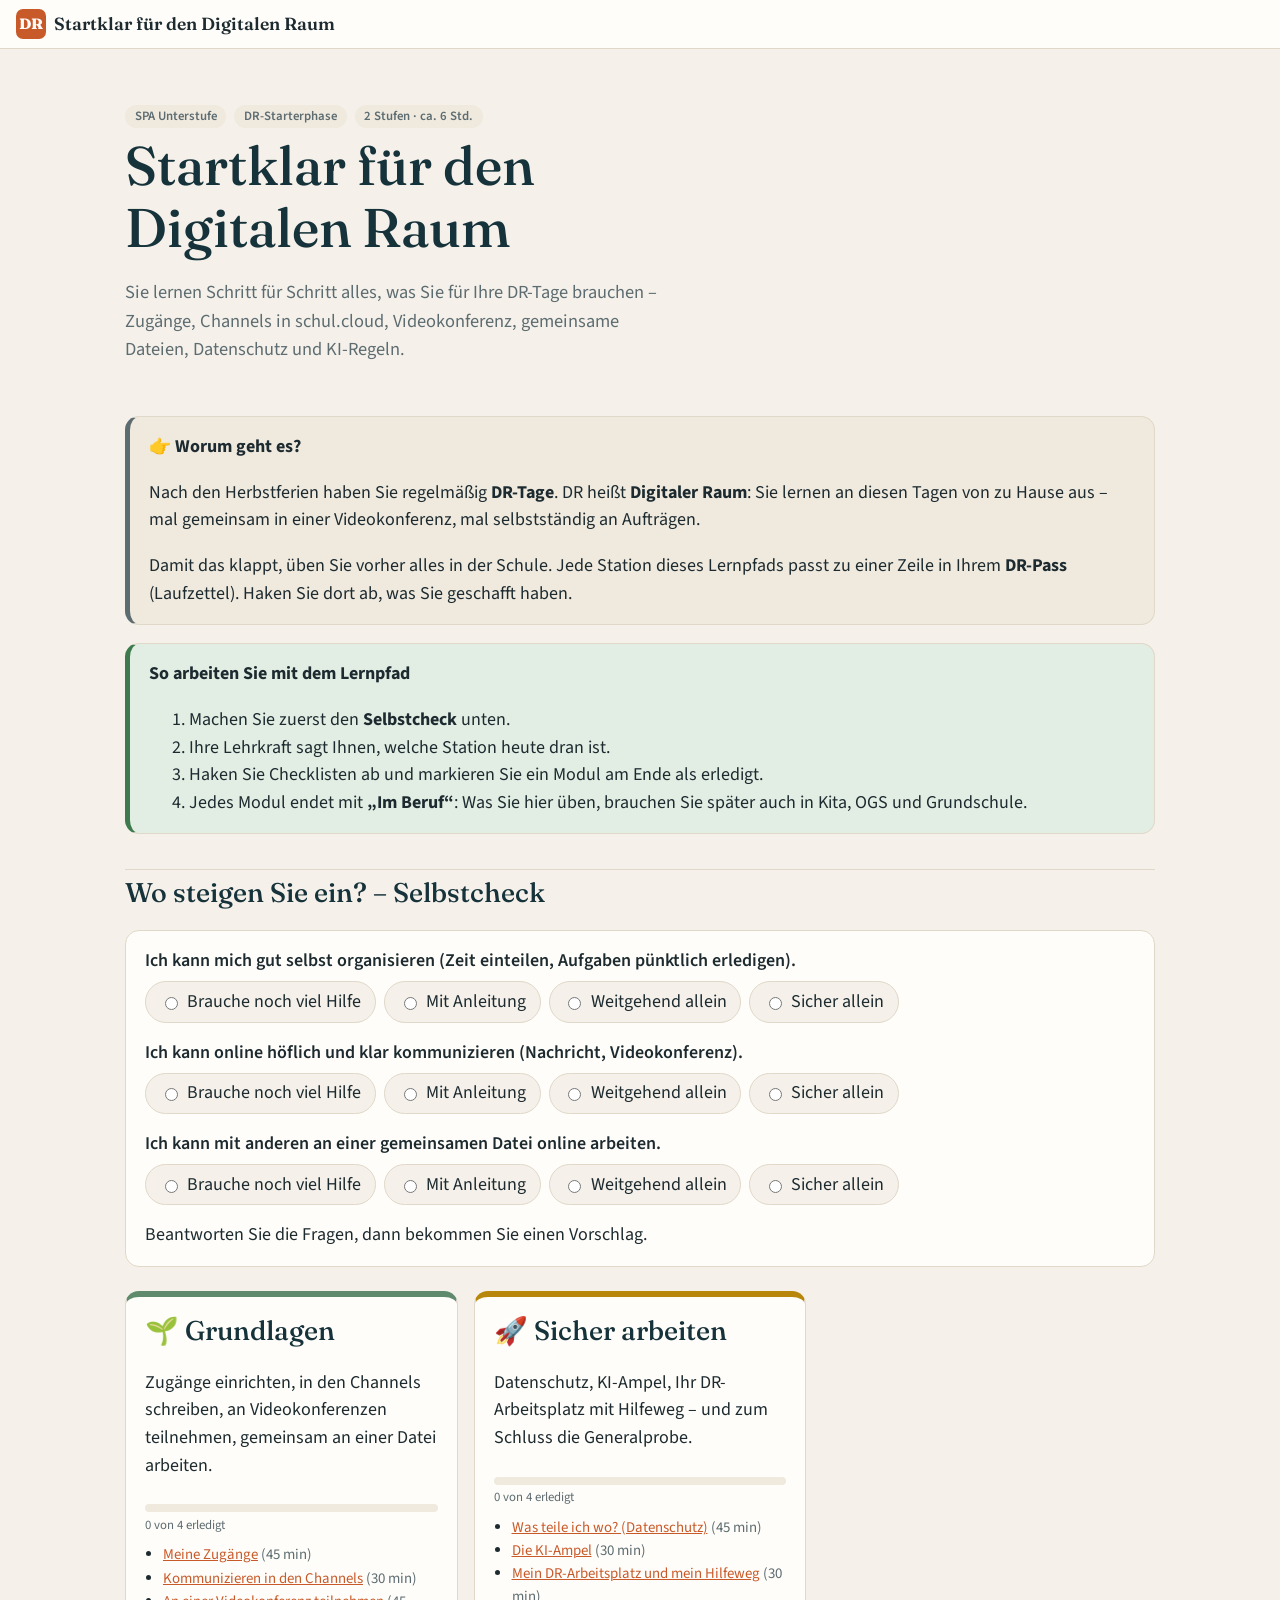
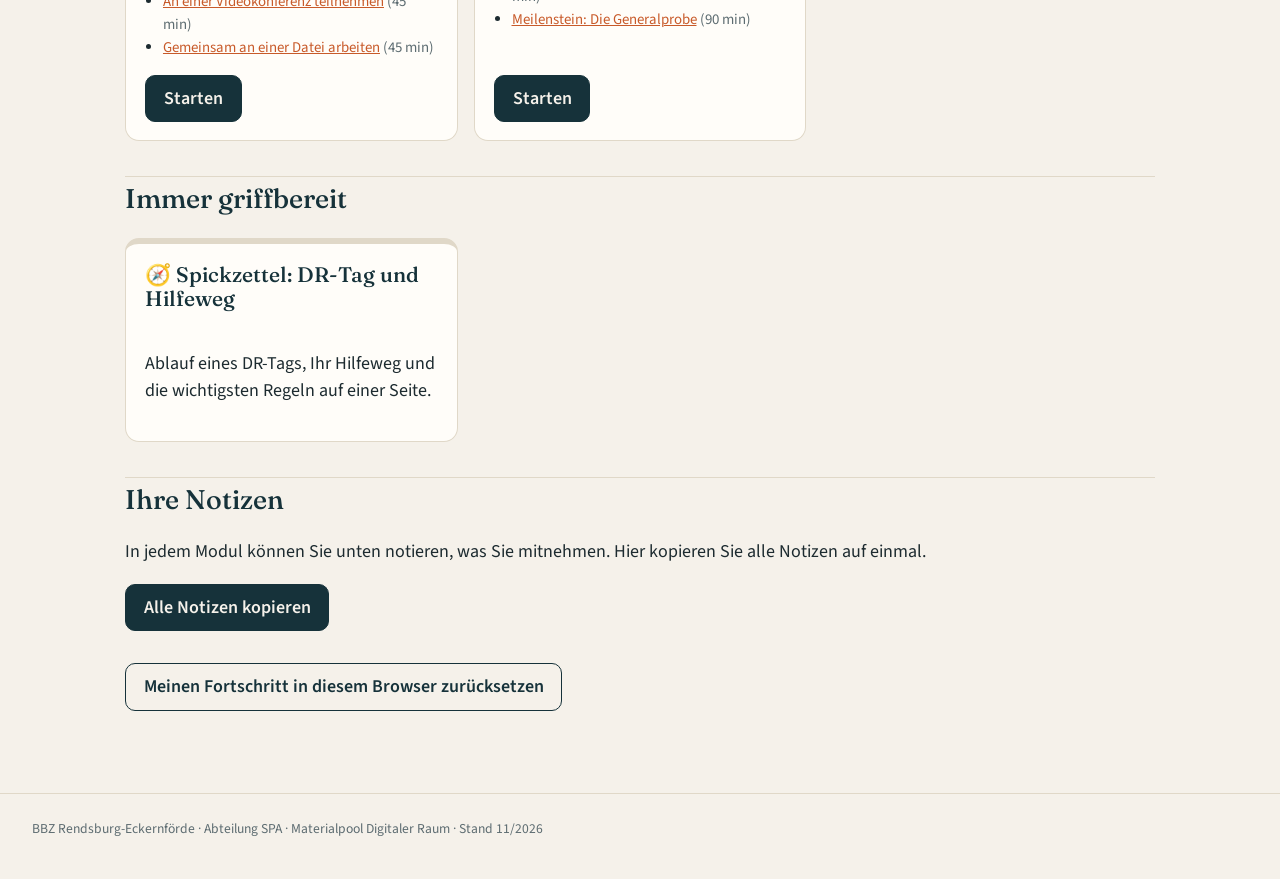
<file: docs/index.html>
<!doctype html>
<html lang="de">
<head>
<meta charset="utf-8">
<meta name="viewport" content="width=device-width, initial-scale=1">
<title>Übersicht – Startklar für den Digitalen Raum</title>
<link rel="stylesheet" href="assets/css/style.css">
<link rel="stylesheet" href="assets/css/kurs.css">
<script src="assets/js/kurs.js"></script>
<script src="assets/js/medien.js" defer></script>
<script src="assets/js/app.js" defer></script>
</head>
<body>
<header id="topbar"></header>
<div class="layout wide">

<main>
<section class="hero"><div class="badges"><span class="badge">SPA Unterstufe</span><span class="badge">DR-Starterphase</span><span class="badge">2 Stufen · ca. 6 Std.</span></div><h1>Startklar für den Digitalen Raum</h1><p class="lead">Sie lernen Schritt für Schritt alles, was Sie für Ihre DR-Tage brauchen – Zugänge, Channels in schul.cloud, Videokonferenz, gemeinsame Dateien, Datenschutz und KI-Regeln.</p></section><div class="box note"><div class="box-title">👉 Worum geht es?</div><p>Nach den Herbstferien haben Sie regelmäßig <strong>DR-Tage</strong>. DR heißt <strong>Digitaler Raum</strong>: Sie lernen an diesen Tagen von zu Hause aus – mal gemeinsam in einer Videokonferenz, mal selbstständig an Aufträgen.</p>
<p>Damit das klappt, üben Sie vorher alles in der Schule. Jede Station dieses Lernpfads passt zu einer Zeile in Ihrem <strong>DR-Pass</strong> (Laufzettel). Haken Sie dort ab, was Sie geschafft haben.</p>
</div><div class="box tip"><div class="box-title">So arbeiten Sie mit dem Lernpfad</div><ol>
<li>Machen Sie zuerst den <strong>Selbstcheck</strong> unten.</li>
<li>Ihre Lehrkraft sagt Ihnen, welche Station heute dran ist.</li>
<li>Haken Sie Checklisten ab und markieren Sie ein Modul am Ende als erledigt.</li>
<li>Jedes Modul endet mit <strong>„Im Beruf“</strong>: Was Sie hier üben, brauchen Sie später auch in Kita, OGS und Grundschule.</li>
</ol>
</div><h2>Wo steigen Sie ein? – Selbstcheck</h2><div class="box selfcheck" id="selfcheck"><div class="scq"><p>Ich kann mich gut selbst organisieren (Zeit einteilen, Aufgaben pünktlich erledigen).</p><div class="opts"><label><input type="radio" name="q1" value="0">Brauche noch viel Hilfe</label><label><input type="radio" name="q1" value="1">Mit Anleitung</label><label><input type="radio" name="q1" value="2">Weitgehend allein</label><label><input type="radio" name="q1" value="3">Sicher allein</label></div></div><div class="scq"><p>Ich kann online höflich und klar kommunizieren (Nachricht, Videokonferenz).</p><div class="opts"><label><input type="radio" name="q2" value="0">Brauche noch viel Hilfe</label><label><input type="radio" name="q2" value="1">Mit Anleitung</label><label><input type="radio" name="q2" value="2">Weitgehend allein</label><label><input type="radio" name="q2" value="3">Sicher allein</label></div></div><div class="scq"><p>Ich kann mit anderen an einer gemeinsamen Datei online arbeiten.</p><div class="opts"><label><input type="radio" name="q3" value="0">Brauche noch viel Hilfe</label><label><input type="radio" name="q3" value="1">Mit Anleitung</label><label><input type="radio" name="q3" value="2">Weitgehend allein</label><label><input type="radio" name="q3" value="3">Sicher allein</label></div></div><p id="suggest" aria-live="polite">Beantworten Sie die Fragen, dann bekommen Sie einen Vorschlag.</p></div><div class="levels"><div class="level-card grundlagen"><h2>🌱 Grundlagen</h2><p>Zugänge einrichten, in den Channels schreiben, an Videokonferenzen teilnehmen, gemeinsam an einer Datei arbeiten.</p><div data-progress="grundlagen"></div><ul data-modlist="grundlagen"></ul><a class="btn" href="g1-meine-zugange.html">Starten</a></div><div class="level-card sicher-arbeiten"><h2>🚀 Sicher arbeiten</h2><p>Datenschutz, KI-Ampel, Ihr DR-Arbeitsplatz mit Hilfeweg – und zum Schluss die Generalprobe.</p><div data-progress="sicher-arbeiten"></div><ul data-modlist="sicher-arbeiten"></ul><a class="btn" href="s1-was-teile-ich-wo-datenschutz.html">Starten</a></div></div><h2>Immer griffbereit</h2><div class="levels"><a class="level-card" href="hilfeweg.html" style="text-decoration:none;color:inherit"><h3 style="margin-top:0">🧭 Spickzettel: DR-Tag und Hilfeweg</h3><p>Ablauf eines DR-Tags, Ihr Hilfeweg und die wichtigsten Regeln auf einer Seite.</p></a></div><h2>Ihre Notizen</h2><p>In jedem Modul können Sie unten notieren, was Sie mitnehmen. Hier kopieren Sie alle Notizen auf einmal.</p><p><button class="btn" id="copy-notes" type="button">Alle Notizen kopieren</button> <span id="copy-notes-msg" style="color:var(--ok);font-weight:600"></span></p><p style="margin-top:2rem"><button class="btn secondary" id="reset-progress" type="button">Meinen Fortschritt in diesem Browser zurücksetzen</button></p>
</main>
</div>
<footer class="site">BBZ Rendsburg-Eckernförde · Abteilung SPA · Materialpool Digitaler Raum · Stand 11/2026</footer>
</body>
</html>
</file>
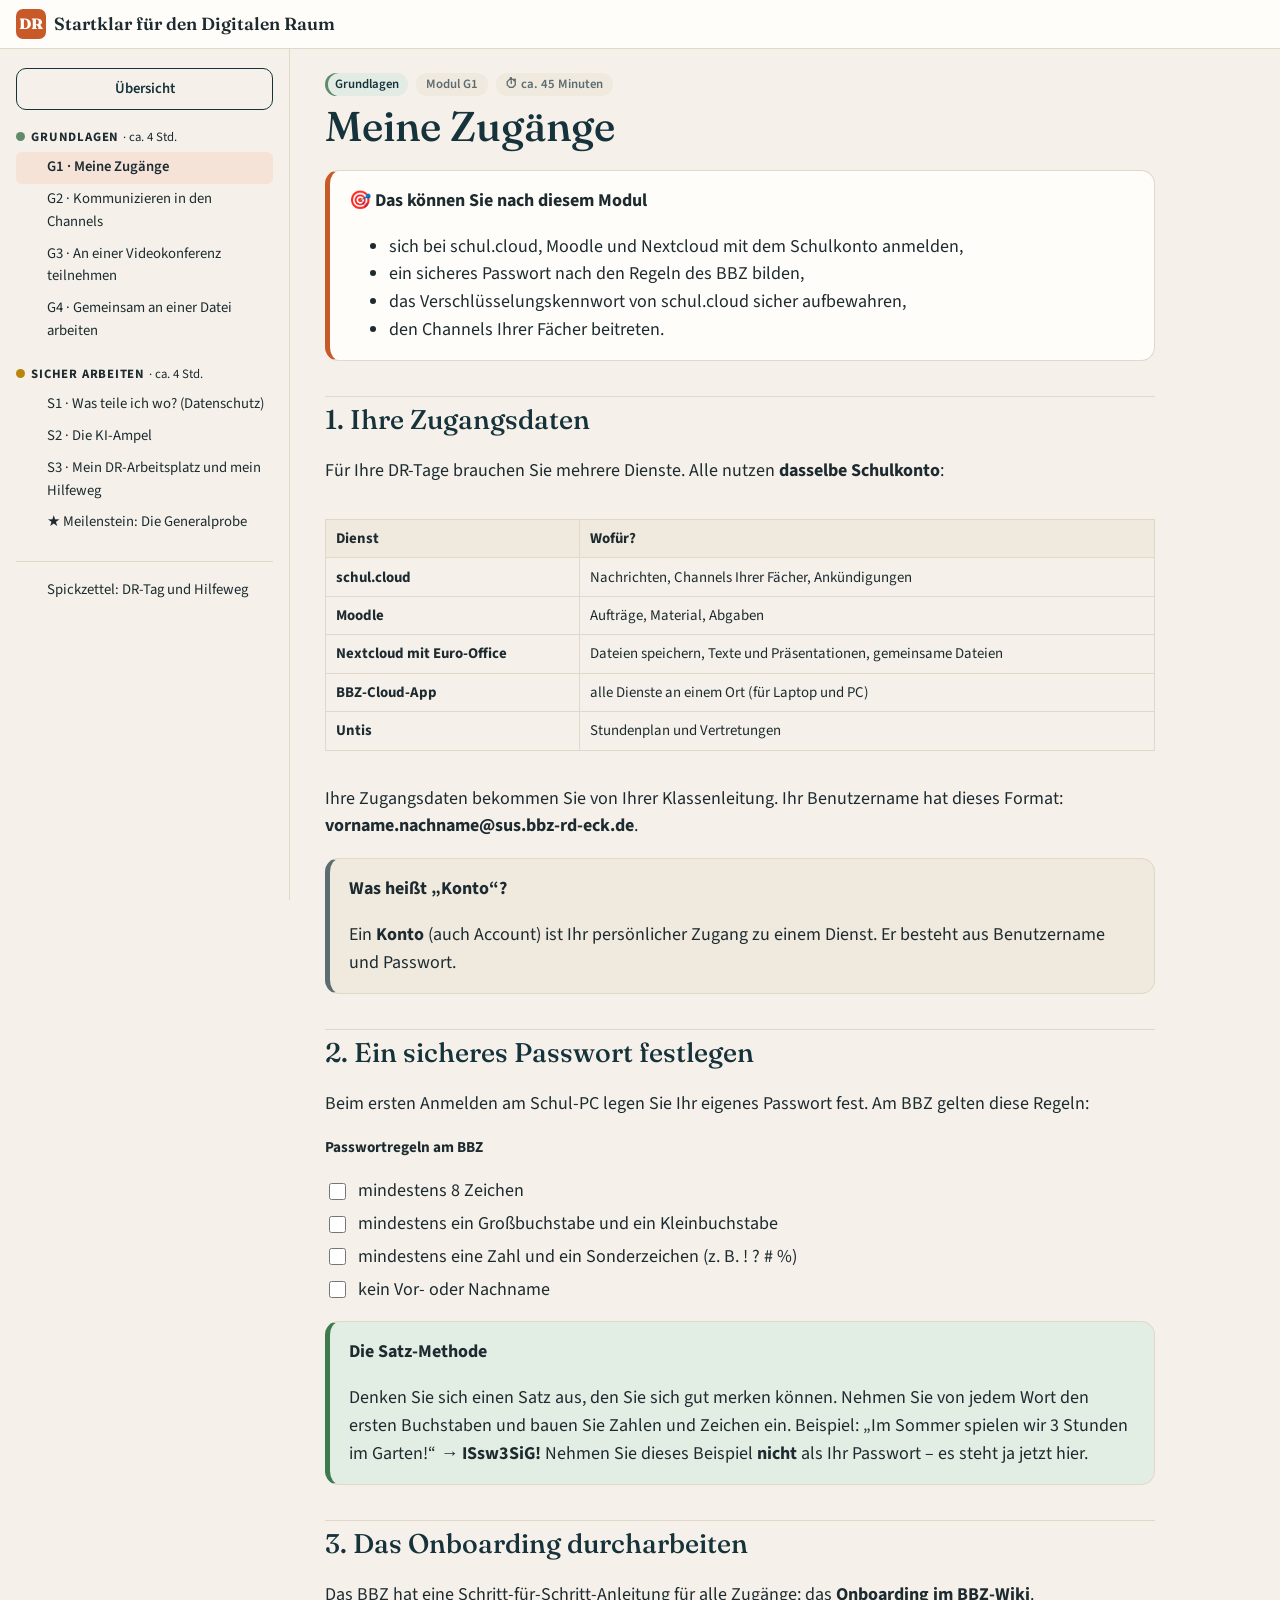
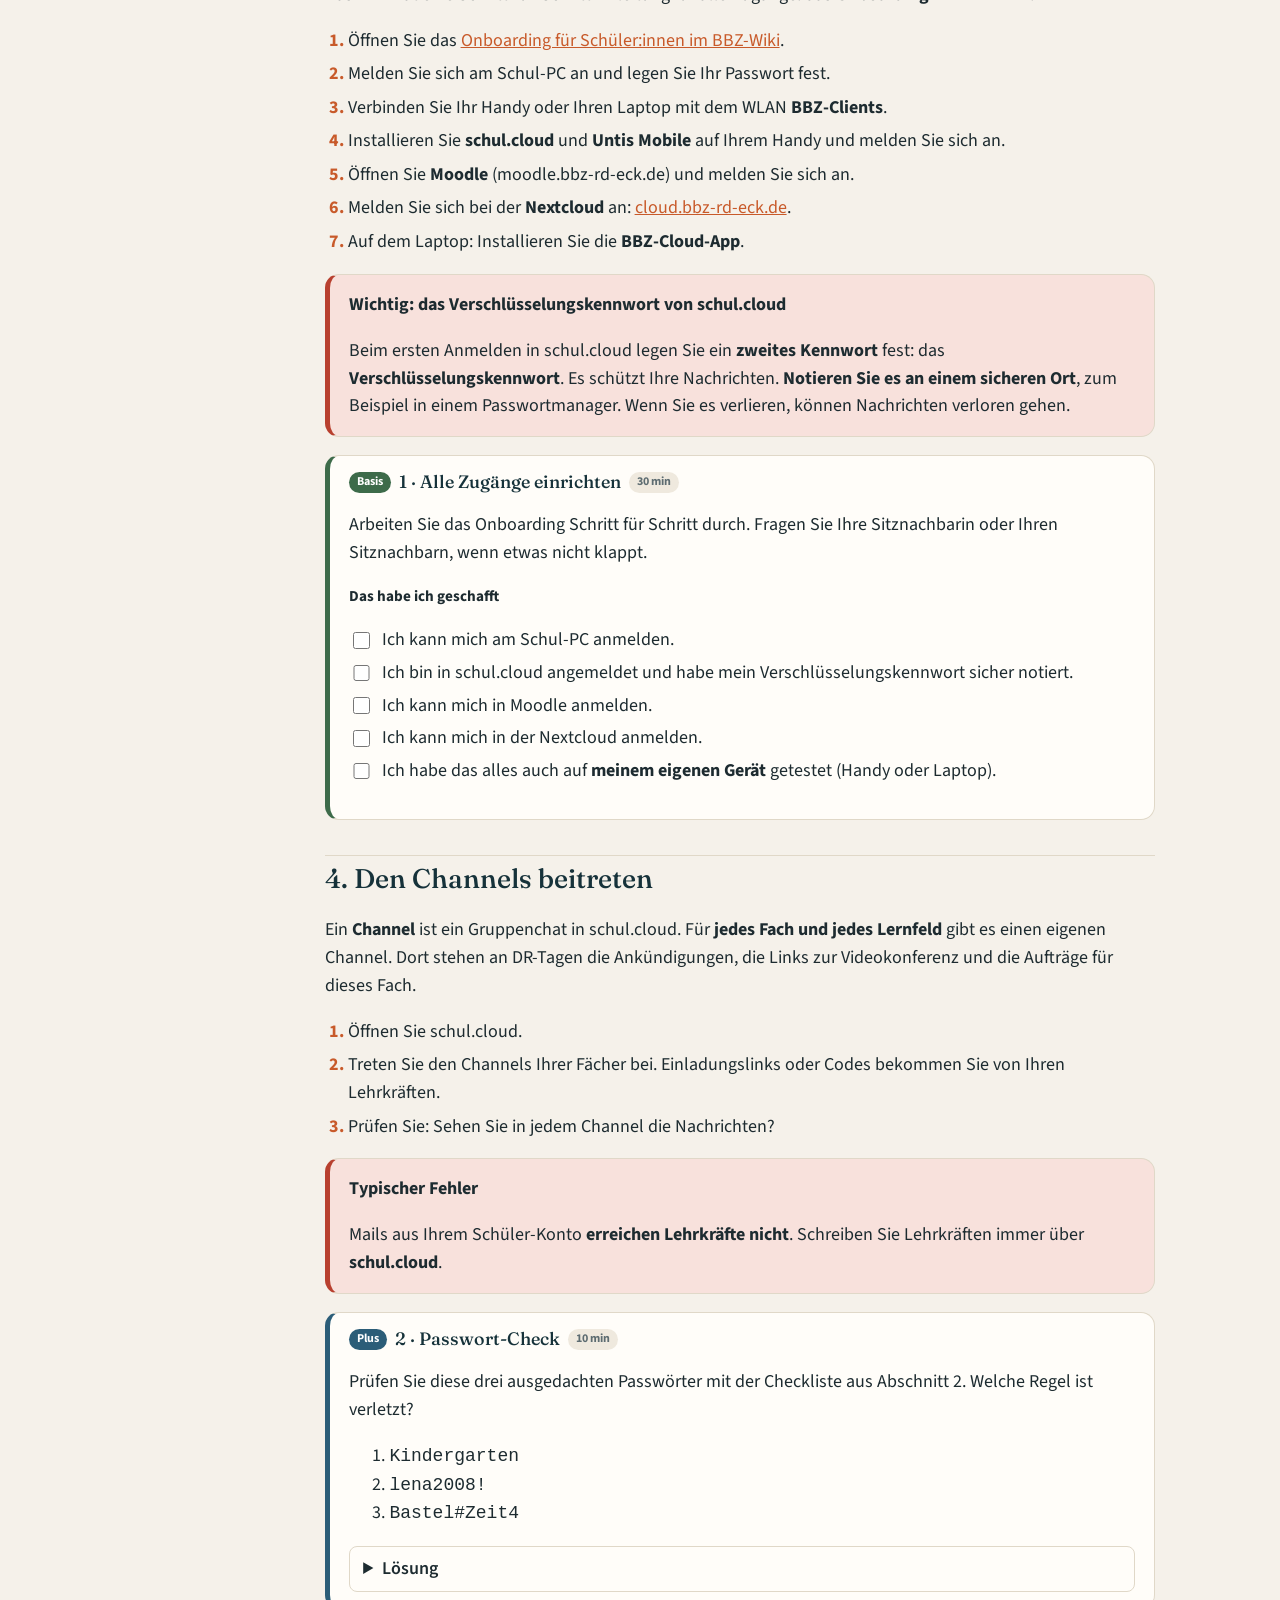
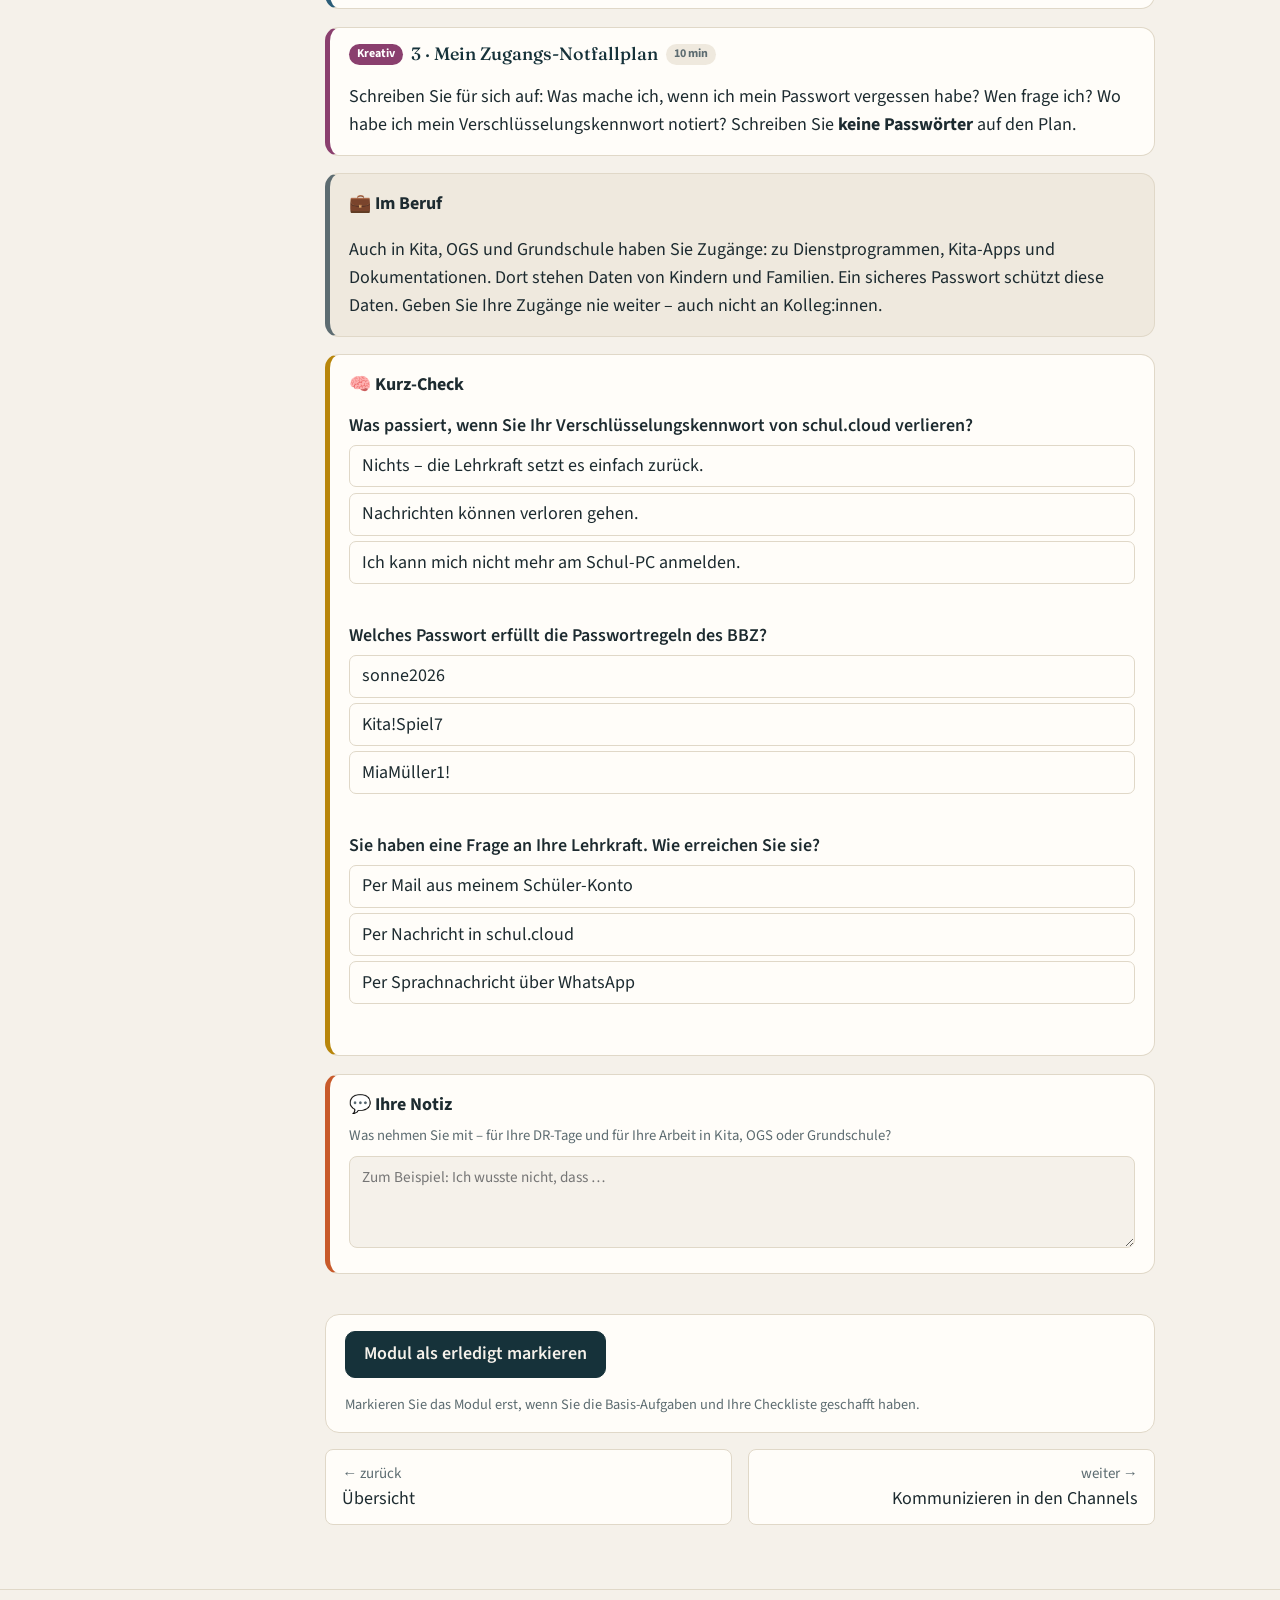
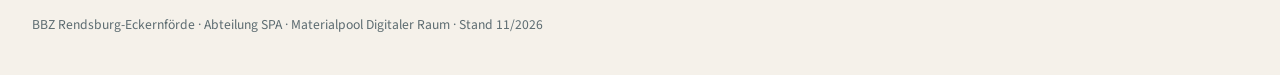
<file: docs/g1-meine-zugange.html>
<!doctype html>
<html lang="de">
<head>
<meta charset="utf-8">
<meta name="viewport" content="width=device-width, initial-scale=1">
<title>Meine Zugänge – Startklar für den Digitalen Raum</title>
<link rel="stylesheet" href="assets/css/style.css">
<link rel="stylesheet" href="assets/css/kurs.css">
<script src="assets/js/kurs.js"></script>
<script src="assets/js/medien.js" defer></script>
<script src="assets/js/app.js" defer></script>
</head>
<body data-module="g1">
<header id="topbar"></header>
<div class="layout">
<nav id="sidebar" aria-label="Lernpfad"></nav>
<main>
<div class="box goals"><div class="box-title">🎯 Das können Sie nach diesem Modul</div><ul><li>sich bei schul.cloud, Moodle und Nextcloud mit dem Schulkonto anmelden,</li><li>ein sicheres Passwort nach den Regeln des BBZ bilden,</li><li>das Verschlüsselungskennwort von schul.cloud sicher aufbewahren,</li><li>den Channels Ihrer Fächer beitreten.</li></ul></div><h2>1. Ihre Zugangsdaten</h2>
<p>Für Ihre DR-Tage brauchen Sie mehrere Dienste. Alle nutzen <strong>dasselbe Schulkonto</strong>:</p>
<div class="table-wrap"><table>
<thead>
<tr>
<th>Dienst</th>
<th>Wofür?</th>
</tr>
</thead>
<tbody>
<tr>
<td><strong>schul.cloud</strong></td>
<td>Nachrichten, Channels Ihrer Fächer, Ankündigungen</td>
</tr>
<tr>
<td><strong>Moodle</strong></td>
<td>Aufträge, Material, Abgaben</td>
</tr>
<tr>
<td><strong>Nextcloud mit Euro-Office</strong></td>
<td>Dateien speichern, Texte und Präsentationen, gemeinsame Dateien</td>
</tr>
<tr>
<td><strong>BBZ-Cloud-App</strong></td>
<td>alle Dienste an einem Ort (für Laptop und PC)</td>
</tr>
<tr>
<td><strong>Untis</strong></td>
<td>Stundenplan und Vertretungen</td>
</tr>
</tbody>
</table></div>
<p>Ihre Zugangsdaten bekommen Sie von Ihrer Klassenleitung. Ihr Benutzername hat dieses Format: <strong>vorname.nachname@sus.bbz-rd-eck.de</strong>.</p>
<div class="box note"><div class="box-title">Was heißt „Konto“?</div><p>Ein <strong>Konto</strong> (auch Account) ist Ihr persönlicher Zugang zu einem Dienst. Er besteht aus Benutzername und Passwort.</p>
</div><h2>2. Ein sicheres Passwort festlegen</h2>
<p>Beim ersten Anmelden am Schul-PC legen Sie Ihr eigenes Passwort fest. Am BBZ gelten diese Regeln:</p>
<div class="checkliste"><div class="check-title">Passwortregeln am BBZ</div><ul class="check">
<li>mindestens 8 Zeichen</li>
<li>mindestens ein Großbuchstabe und ein Kleinbuchstabe</li>
<li>mindestens eine Zahl und ein Sonderzeichen (z. B. ! ? # %)</li>
<li>kein Vor- oder Nachname</li>
</ul>
</div><div class="box tip"><div class="box-title">Die Satz-Methode</div><p>Denken Sie sich einen Satz aus, den Sie sich gut merken können. Nehmen Sie von jedem Wort den ersten Buchstaben und bauen Sie Zahlen und Zeichen ein.
Beispiel: „Im Sommer spielen wir 3 Stunden im Garten!“ → <strong>ISsw3SiG!</strong>
Nehmen Sie dieses Beispiel <strong>nicht</strong> als Ihr Passwort – es steht ja jetzt hier.</p>
</div><h2>3. Das Onboarding durcharbeiten</h2>
<p>Das BBZ hat eine Schritt-für-Schritt-Anleitung für alle Zugänge: das <strong>Onboarding im BBZ-Wiki</strong>.</p>
<div class="schritte"><ol class="steps">
<li>Öffnen Sie das <a href="https://wiki.bbz-rd-eck.com/doku.php?id=anleitungen_lul:onboarding:onboarding_sus" target="_blank" rel="noopener">Onboarding für Schüler:innen im BBZ-Wiki</a>.</li>
<li>Melden Sie sich am Schul-PC an und legen Sie Ihr Passwort fest.</li>
<li>Verbinden Sie Ihr Handy oder Ihren Laptop mit dem WLAN <strong>BBZ-Clients</strong>.</li>
<li>Installieren Sie <strong>schul.cloud</strong> und <strong>Untis Mobile</strong> auf Ihrem Handy und melden Sie sich an.</li>
<li>Öffnen Sie <strong>Moodle</strong> (moodle.bbz-rd-eck.de) und melden Sie sich an.</li>
<li>Melden Sie sich bei der <strong>Nextcloud</strong> an: <a href="https://cloud.bbz-rd-eck.de" target="_blank" rel="noopener">cloud.bbz-rd-eck.de</a>.</li>
<li>Auf dem Laptop: Installieren Sie die <strong>BBZ-Cloud-App</strong>.</li>
</ol>
</div><div class="box warn"><div class="box-title">Wichtig: das Verschlüsselungskennwort von schul.cloud</div><p>Beim ersten Anmelden in schul.cloud legen Sie ein <strong>zweites Kennwort</strong> fest: das <strong>Verschlüsselungskennwort</strong>. Es schützt Ihre Nachrichten.
<strong>Notieren Sie es an einem sicheren Ort</strong>, zum Beispiel in einem Passwortmanager. Wenn Sie es verlieren, können Nachrichten verloren gehen.</p>
</div><div class="box task basis"><div class="task-head"><span class="lvl basis">Basis</span><h3>1 · Alle Zugänge einrichten</h3><span class="lvl time">30 min</span></div><p>Arbeiten Sie das Onboarding Schritt für Schritt durch. Fragen Sie Ihre Sitznachbarin oder Ihren Sitznachbarn, wenn etwas nicht klappt.</p>
<div class="checkliste"><div class="check-title">Das habe ich geschafft</div><ul class="check">
<li>Ich kann mich am Schul-PC anmelden.</li>
<li>Ich bin in schul.cloud angemeldet und habe mein Verschlüsselungskennwort sicher notiert.</li>
<li>Ich kann mich in Moodle anmelden.</li>
<li>Ich kann mich in der Nextcloud anmelden.</li>
<li>Ich habe das alles auch auf <strong>meinem eigenen Gerät</strong> getestet (Handy oder Laptop).</li>
</ul>
</div></div><h2>4. Den Channels beitreten</h2>
<p>Ein <strong>Channel</strong> ist ein Gruppenchat in schul.cloud. Für <strong>jedes Fach und jedes Lernfeld</strong> gibt es einen eigenen Channel. Dort stehen an DR-Tagen die Ankündigungen, die Links zur Videokonferenz und die Aufträge für dieses Fach.</p>
<div class="schritte"><ol class="steps">
<li>Öffnen Sie schul.cloud.</li>
<li>Treten Sie den Channels Ihrer Fächer bei. Einladungslinks oder Codes bekommen Sie von Ihren Lehrkräften.</li>
<li>Prüfen Sie: Sehen Sie in jedem Channel die Nachrichten?</li>
</ol>
</div><div class="box warn"><div class="box-title">Typischer Fehler</div><p>Mails aus Ihrem Schüler-Konto <strong>erreichen Lehrkräfte nicht</strong>. Schreiben Sie Lehrkräften immer über <strong>schul.cloud</strong>.</p>
</div><div class="box task plus"><div class="task-head"><span class="lvl plus">Plus</span><h3>2 · Passwort-Check</h3><span class="lvl time">10 min</span></div><p>Prüfen Sie diese drei ausgedachten Passwörter mit der Checkliste aus Abschnitt 2. Welche Regel ist verletzt?</p>
<ol>
<li><code>Kindergarten</code></li>
<li><code>lena2008!</code></li>
<li><code>Bastel#Zeit4</code></li>
</ol>
<details><summary>Lösung</summary><ol>
<li>Keine Zahl, kein Sonderzeichen.</li>
<li>Kein Großbuchstabe – und „Lena“ ist ein Vorname.</li>
<li>Erfüllt alle Regeln.</li>
</ol>
</details></div><div class="box task kreativ"><div class="task-head"><span class="lvl kreativ">Kreativ</span><h3>3 · Mein Zugangs-Notfallplan</h3><span class="lvl time">10 min</span></div><p>Schreiben Sie für sich auf: Was mache ich, wenn ich mein Passwort vergessen habe? Wen frage ich? Wo habe ich mein Verschlüsselungskennwort notiert?
Schreiben Sie <strong>keine Passwörter</strong> auf den Plan.</p>
</div><div class="box note"><div class="box-title">💼 Im Beruf</div><p>Auch in Kita, OGS und Grundschule haben Sie Zugänge: zu Dienstprogrammen, Kita-Apps und Dokumentationen. Dort stehen Daten von Kindern und Familien. Ein sicheres Passwort schützt diese Daten. Geben Sie Ihre Zugänge nie weiter – auch nicht an Kolleg:innen.</p>
</div><div class="box quiz"><div class="box-title">🧠 Kurz-Check</div><div class="qa" data-right="2"><p class="q">Was passiert, wenn Sie Ihr Verschlüsselungskennwort von schul.cloud verlieren?</p><ol><li>Nichts – die Lehrkraft setzt es einfach zurück.</li><li>Nachrichten können verloren gehen.</li><li>Ich kann mich nicht mehr am Schul-PC anmelden.</li></ol><p class="fb" data-ok="Richtig. Das Verschlüsselungskennwort schützt Ihre Nachrichten. Ohne es kann schul.cloud alte Nachrichten nicht mehr entschlüsseln." data-no="Nicht ganz. Das Verschlüsselungskennwort ist ein eigenes Kennwort nur für Ihre Nachrichten in schul.cloud. Geht es verloren, können Nachrichten verloren gehen."></p></div><div class="qa" data-right="2"><p class="q">Welches Passwort erfüllt die Passwortregeln des BBZ?</p><ol><li>sonne2026</li><li>Kita!Spiel7</li><li>MiaMüller1!</li></ol><p class="fb" data-ok="Genau. Mindestens 8 Zeichen, Groß- und Kleinbuchstaben, eine Zahl, ein Sonderzeichen – und kein Name." data-no="Prüfen Sie noch einmal alle Regeln. „sonne2026“ hat keinen Großbuchstaben und kein Sonderzeichen. „MiaMüller1!“ enthält einen Namen."></p></div><div class="qa" data-right="2"><p class="q">Sie haben eine Frage an Ihre Lehrkraft. Wie erreichen Sie sie?</p><ol><li>Per Mail aus meinem Schüler-Konto</li><li>Per Nachricht in schul.cloud</li><li>Per Sprachnachricht über WhatsApp</li></ol><p class="fb" data-ok="Richtig. Mails aus dem Schüler-Konto erreichen Lehrkräfte nicht. Nachrichten laufen über schul.cloud." data-no="Mails aus dem Schüler-Konto kommen bei Lehrkräften nicht an, und private Messenger sind nicht vorgesehen. Nutzen Sie schul.cloud."></p></div></div>
</main>
</div>
<footer class="site">BBZ Rendsburg-Eckernförde · Abteilung SPA · Materialpool Digitaler Raum · Stand 11/2026</footer>
</body>
</html>
</file>
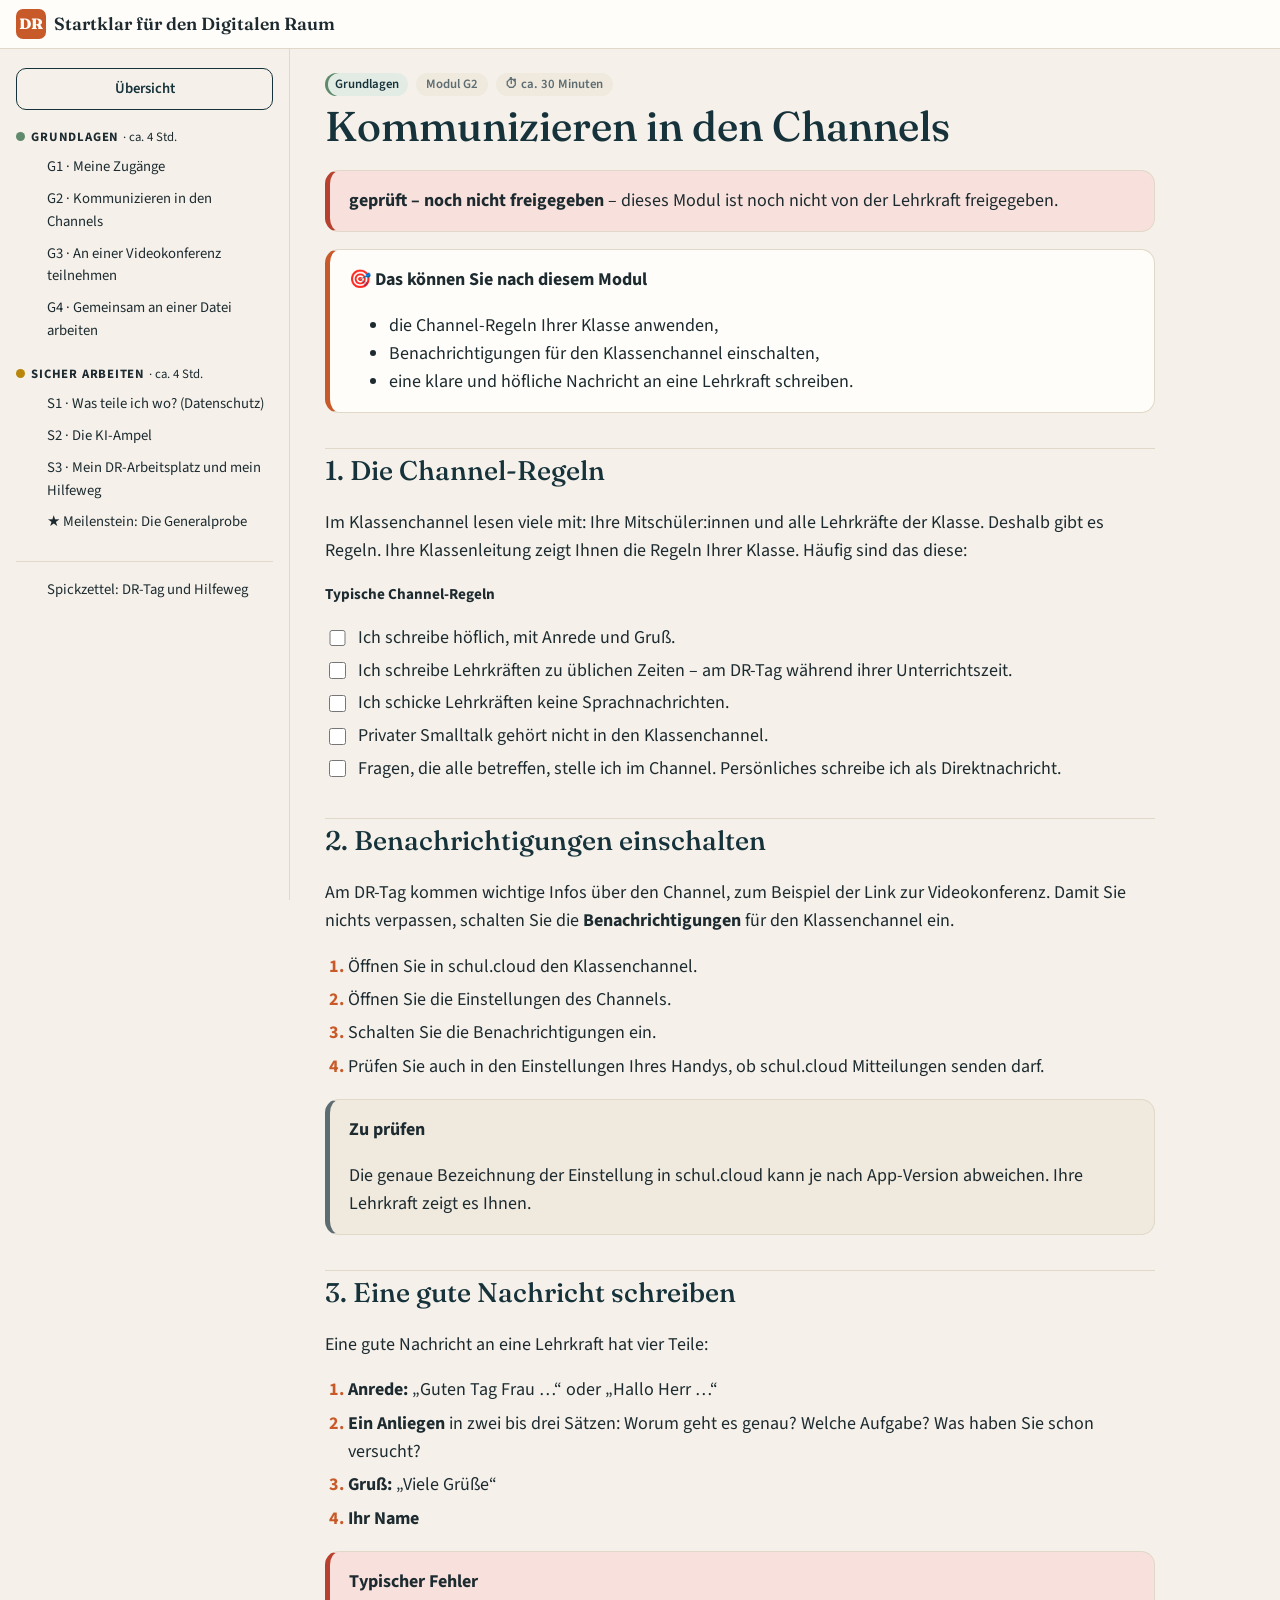
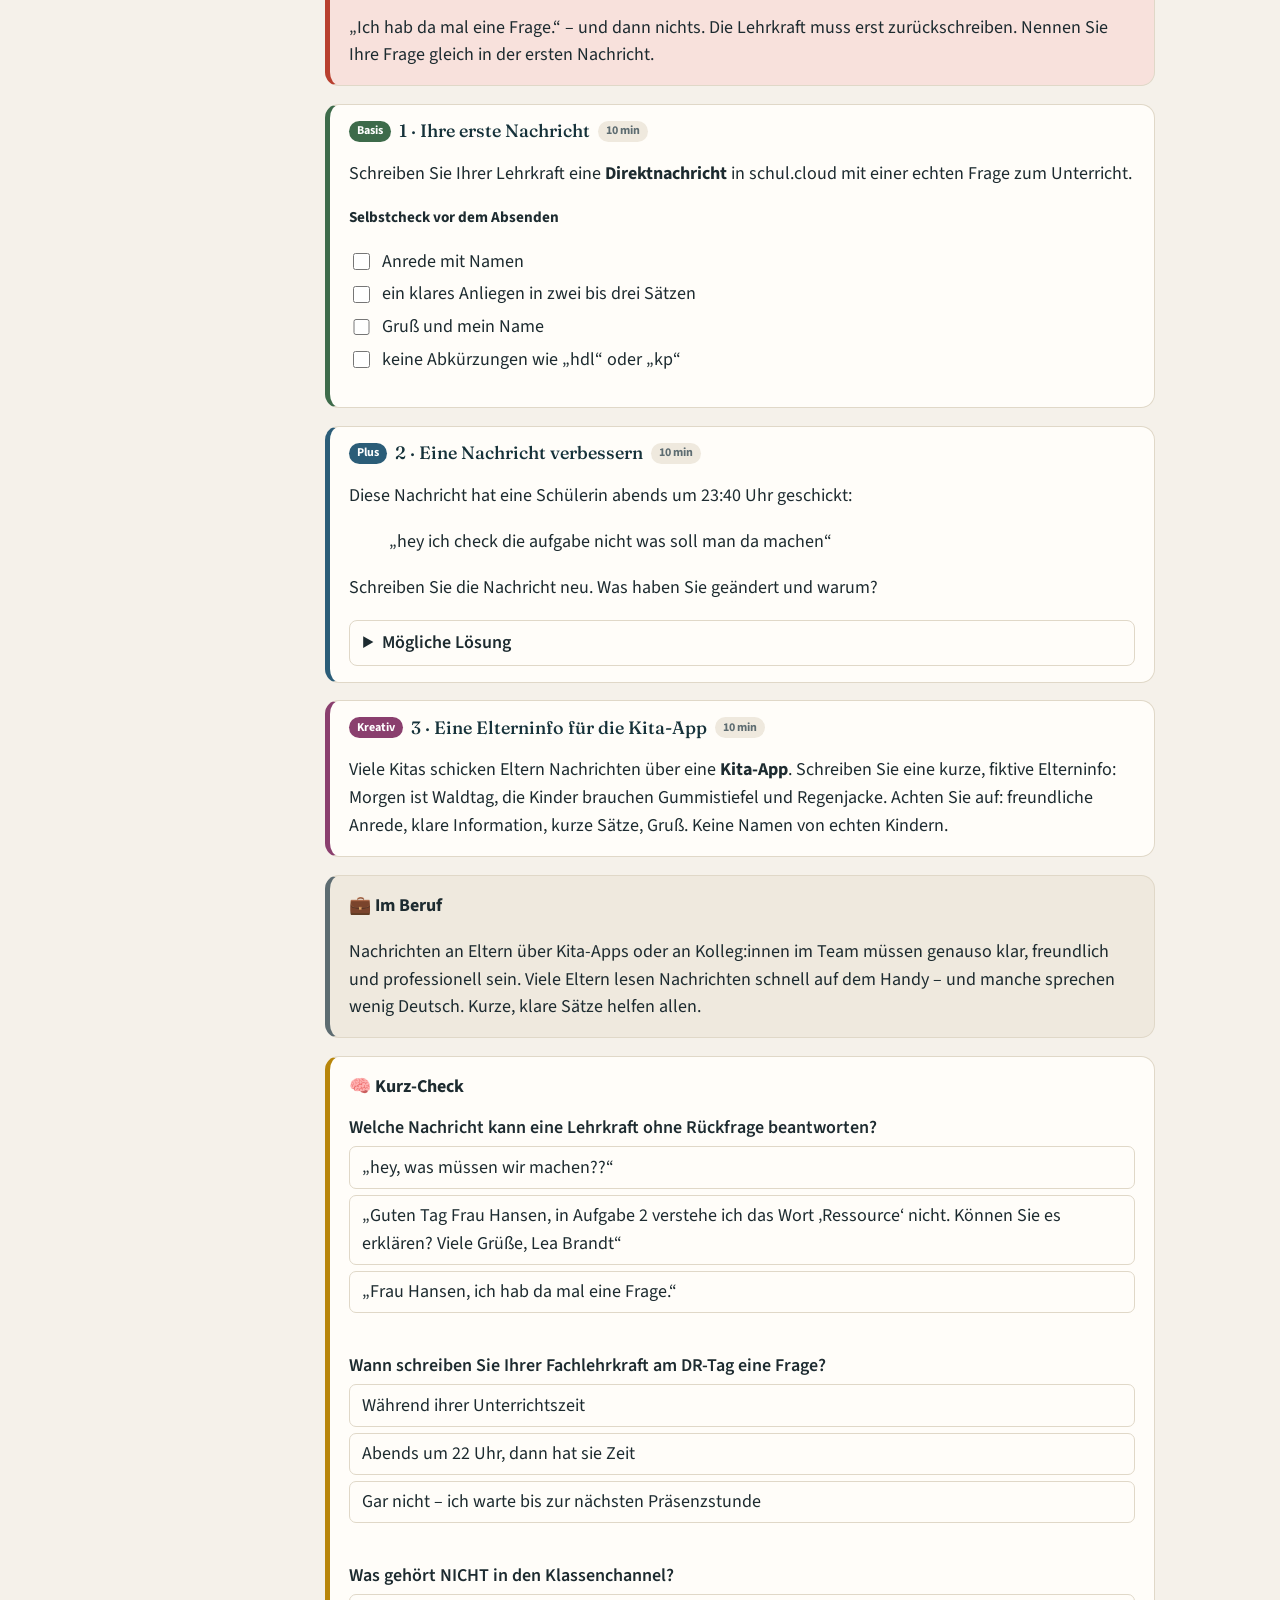
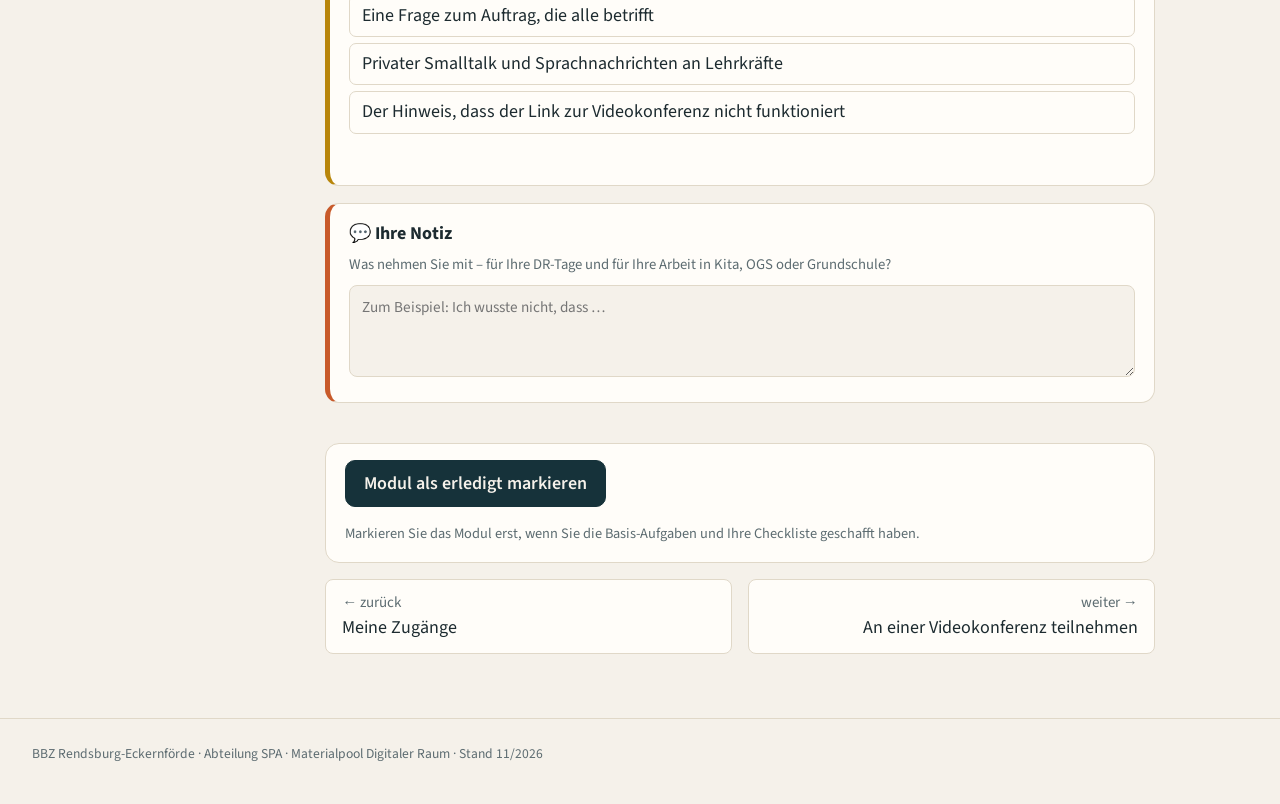
<file: docs/g2-kommunizieren-im-klassenchannel.html>
<!doctype html>
<html lang="de">
<head>
<meta charset="utf-8">
<meta name="viewport" content="width=device-width, initial-scale=1">
<title>Kommunizieren im Klassenchannel – Startklar für den Digitalen Raum</title>
<link rel="stylesheet" href="assets/css/style.css">
<link rel="stylesheet" href="assets/css/kurs.css">
<script src="assets/js/kurs.js"></script>
<script src="assets/js/medien.js" defer></script>
<script src="assets/js/app.js" defer></script>
</head>
<body data-module="g2">
<header id="topbar"></header>
<div class="layout">
<nav id="sidebar" aria-label="Lernpfad"></nav>
<main>
<div class="box warn"><strong>geprüft – noch nicht freigegeben</strong> – dieses Modul ist noch nicht von der Lehrkraft freigegeben.</div><div class="box goals"><div class="box-title">🎯 Das können Sie nach diesem Modul</div><ul><li>die Channel-Regeln Ihrer Klasse anwenden,</li><li>Benachrichtigungen für den Klassenchannel einschalten,</li><li>eine klare und höfliche Nachricht an eine Lehrkraft schreiben.</li></ul></div><h2>1. Die Channel-Regeln</h2>
<p>Im Klassenchannel lesen viele mit: Ihre Mitschüler:innen und alle Lehrkräfte der Klasse. Deshalb gibt es Regeln. Ihre Klassenleitung zeigt Ihnen die Regeln Ihrer Klasse. Häufig sind das diese:</p>
<div class="checkliste"><div class="check-title">Typische Channel-Regeln</div><ul class="check">
<li>Ich schreibe höflich, mit Anrede und Gruß.</li>
<li>Ich schreibe Lehrkräften zu üblichen Zeiten – am DR-Tag während ihrer Unterrichtszeit.</li>
<li>Ich schicke Lehrkräften keine Sprachnachrichten.</li>
<li>Privater Smalltalk gehört nicht in den Klassenchannel.</li>
<li>Fragen, die alle betreffen, stelle ich im Channel. Persönliches schreibe ich als Direktnachricht.</li>
</ul>
</div><h2>2. Benachrichtigungen einschalten</h2>
<p>Am DR-Tag kommen wichtige Infos über den Channel, zum Beispiel der Link zur Videokonferenz. Damit Sie nichts verpassen, schalten Sie die <strong>Benachrichtigungen</strong> für den Klassenchannel ein.</p>
<div class="schritte"><ol class="steps">
<li>Öffnen Sie in schul.cloud den Klassenchannel.</li>
<li>Öffnen Sie die Einstellungen des Channels.</li>
<li>Schalten Sie die Benachrichtigungen ein.</li>
<li>Prüfen Sie auch in den Einstellungen Ihres Handys, ob schul.cloud Mitteilungen senden darf.</li>
</ol>
</div><div class="box note"><div class="box-title">Zu prüfen</div><p>Die genaue Bezeichnung der Einstellung in schul.cloud kann je nach App-Version abweichen. Ihre Lehrkraft zeigt es Ihnen.</p>
</div><h2>3. Eine gute Nachricht schreiben</h2>
<p>Eine gute Nachricht an eine Lehrkraft hat vier Teile:</p>
<div class="schritte"><ol class="steps">
<li><strong>Anrede:</strong> „Guten Tag Frau …“ oder „Hallo Herr …“</li>
<li><strong>Ein Anliegen</strong> in zwei bis drei Sätzen: Worum geht es genau? Welche Aufgabe? Was haben Sie schon versucht?</li>
<li><strong>Gruß:</strong> „Viele Grüße“</li>
<li><strong>Ihr Name</strong></li>
</ol>
</div><div class="box warn"><div class="box-title">Typischer Fehler</div><p>„Ich hab da mal eine Frage.“ – und dann nichts. Die Lehrkraft muss erst zurückschreiben. Nennen Sie Ihre Frage gleich in der ersten Nachricht.</p>
</div><div class="box task basis"><div class="task-head"><span class="lvl basis">Basis</span><h3>1 · Ihre erste Nachricht</h3><span class="lvl time">10 min</span></div><p>Schreiben Sie Ihrer Lehrkraft eine <strong>Direktnachricht</strong> in schul.cloud mit einer echten Frage zum Unterricht.</p>
<div class="checkliste"><div class="check-title">Selbstcheck vor dem Absenden</div><ul class="check">
<li>Anrede mit Namen</li>
<li>ein klares Anliegen in zwei bis drei Sätzen</li>
<li>Gruß und mein Name</li>
<li>keine Abkürzungen wie „hdl“ oder „kp“</li>
</ul>
</div></div><div class="box task plus"><div class="task-head"><span class="lvl plus">Plus</span><h3>2 · Eine Nachricht verbessern</h3><span class="lvl time">10 min</span></div><p>Diese Nachricht hat eine Schülerin abends um 23:40 Uhr geschickt:</p>
<blockquote>
<p>„hey ich check die aufgabe nicht was soll man da machen“</p>
</blockquote>
<p>Schreiben Sie die Nachricht neu. Was haben Sie geändert und warum?</p>
<details><summary>Mögliche Lösung</summary><p>„Guten Tag Herr Petersen, in Aufgabe 3 vom DR-Tag soll ich einen Wochenplan erstellen. Ich weiß nicht, ob er für eine Woche oder für einen Tag sein soll. Können Sie mir das sagen? Viele Grüße, Jana Koch“
Geändert: Anrede und Gruß, genaue Angabe der Aufgabe, konkrete Frage, Name. Geschickt wird sie während der Unterrichtszeit.</p>
</details></div><div class="box task kreativ"><div class="task-head"><span class="lvl kreativ">Kreativ</span><h3>3 · Eine Elterninfo für die Kita-App</h3><span class="lvl time">10 min</span></div><p>Viele Kitas schicken Eltern Nachrichten über eine <strong>Kita-App</strong>. Schreiben Sie eine kurze, fiktive Elterninfo: Morgen ist Waldtag, die Kinder brauchen Gummistiefel und Regenjacke.
Achten Sie auf: freundliche Anrede, klare Information, kurze Sätze, Gruß. Keine Namen von echten Kindern.</p>
</div><div class="box note"><div class="box-title">💼 Im Beruf</div><p>Nachrichten an Eltern über Kita-Apps oder an Kolleg:innen im Team müssen genauso klar, freundlich und professionell sein. Viele Eltern lesen Nachrichten schnell auf dem Handy – und manche sprechen wenig Deutsch. Kurze, klare Sätze helfen allen.</p>
</div><div class="box quiz"><div class="box-title">🧠 Kurz-Check</div><div class="qa" data-right="2"><p class="q">Welche Nachricht kann eine Lehrkraft ohne Rückfrage beantworten?</p><ol><li>„hey, was müssen wir machen??“</li><li>„Guten Tag Frau Hansen, in Aufgabe 2 verstehe ich das Wort ‚Ressource‘ nicht. Können Sie es erklären? Viele Grüße, Lea Brandt“</li><li>„Frau Hansen, ich hab da mal eine Frage.“</li></ol><p class="fb" data-ok="Genau. Anrede, ein klares Anliegen, Gruß und Name." data-no="Bei dieser Nachricht müsste die Lehrkraft erst nachfragen, worum es geht. Eine gute Nachricht nennt das Anliegen gleich."></p></div><div class="qa" data-right="1"><p class="q">Wann schreiben Sie Ihrer Fachlehrkraft am DR-Tag eine Frage?</p><ol><li>Während ihrer Unterrichtszeit</li><li>Abends um 22 Uhr, dann hat sie Zeit</li><li>Gar nicht – ich warte bis zur nächsten Präsenzstunde</li></ol><p class="fb" data-ok="Richtig. Während ihrer Unterrichtszeit ist die Lehrkraft am DR-Tag ansprechbar." data-no="Am DR-Tag ist die Lehrkraft während ihrer Unterrichtszeit für Sie da. Fragen Sie dann – nicht erst später."></p></div><div class="qa" data-right="2"><p class="q">Was gehört NICHT in den Klassenchannel?</p><ol><li>Eine Frage zum Auftrag, die alle betrifft</li><li>Privater Smalltalk und Sprachnachrichten an Lehrkräfte</li><li>Der Hinweis, dass der Link zur Videokonferenz nicht funktioniert</li></ol><p class="fb" data-ok="Richtig. Der Klassenchannel ist für Unterricht und Organisation da." data-no="Fragen zum Auftrag und Technikprobleme gehören genau in den Channel. Privates nicht."></p></div></div>
</main>
</div>
<footer class="site">BBZ Rendsburg-Eckernförde · Abteilung SPA · Materialpool Digitaler Raum · Stand 11/2026</footer>
</body>
</html>
</file>
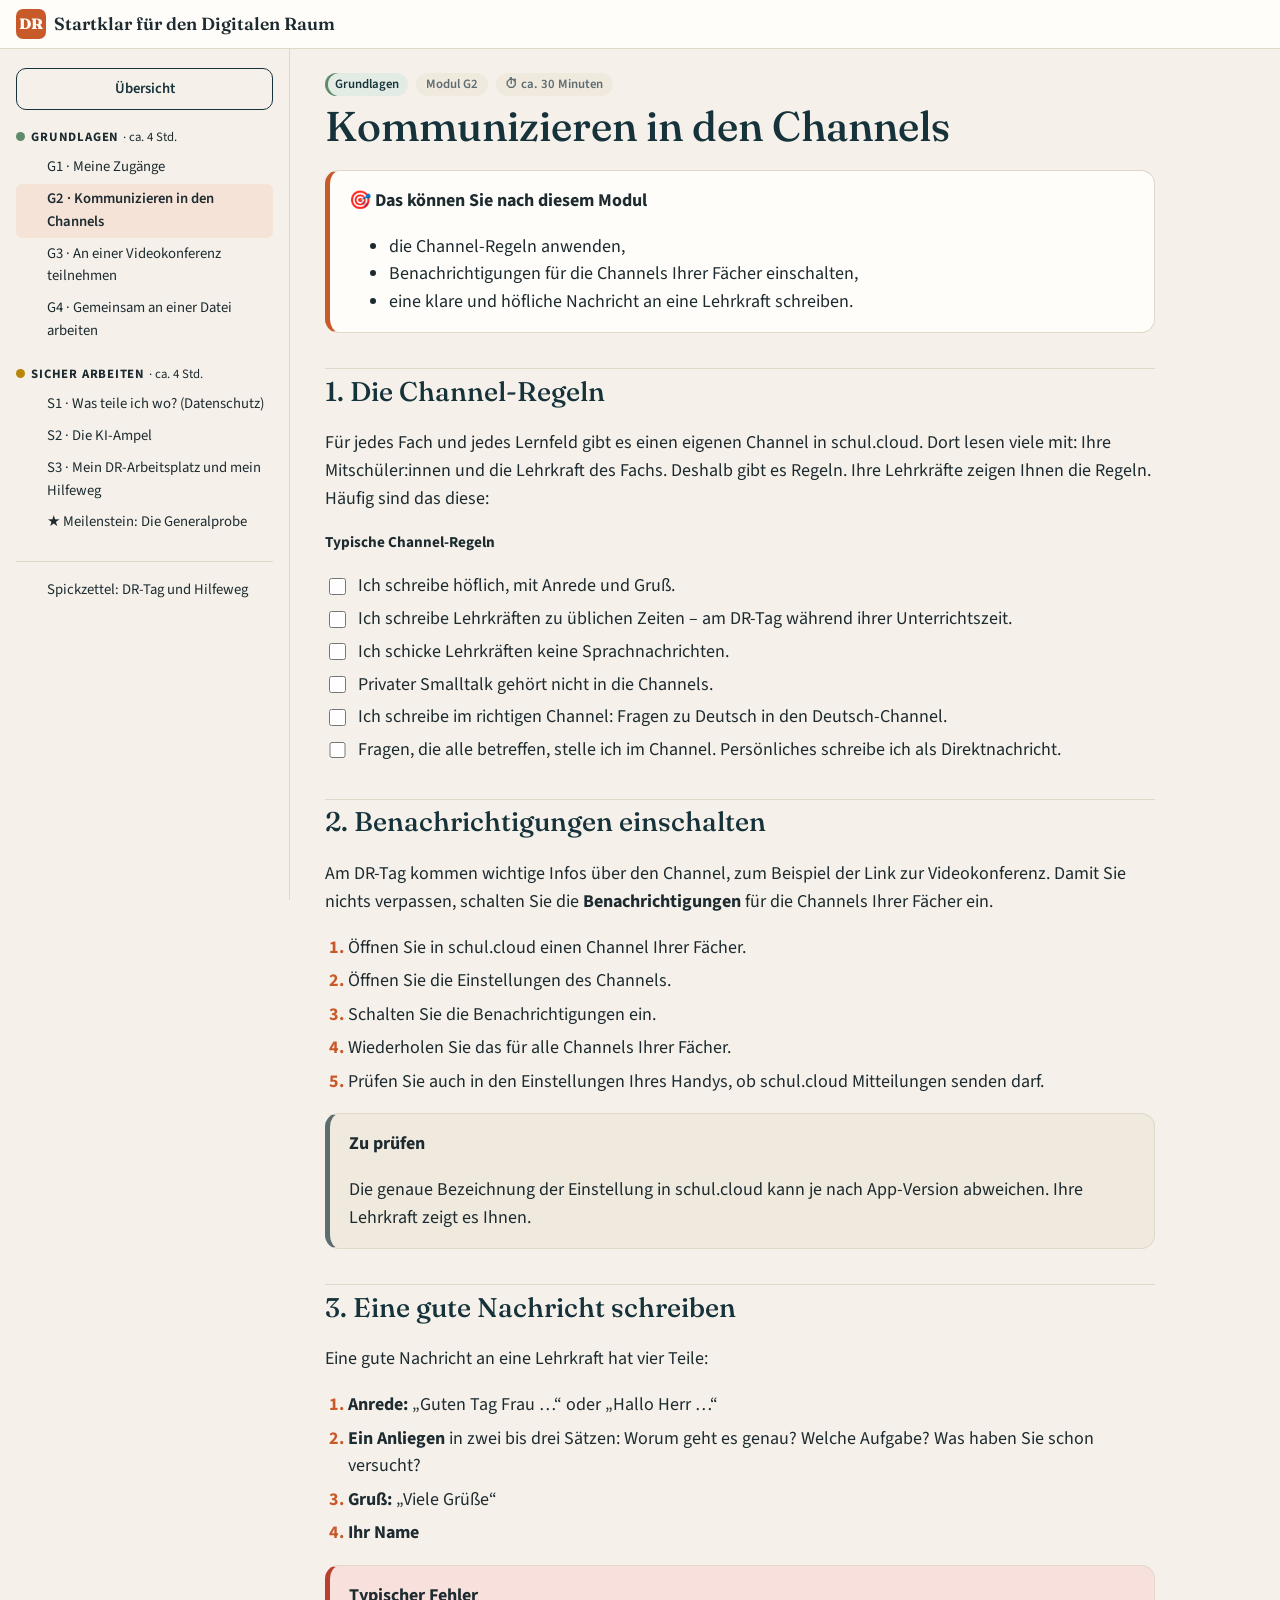
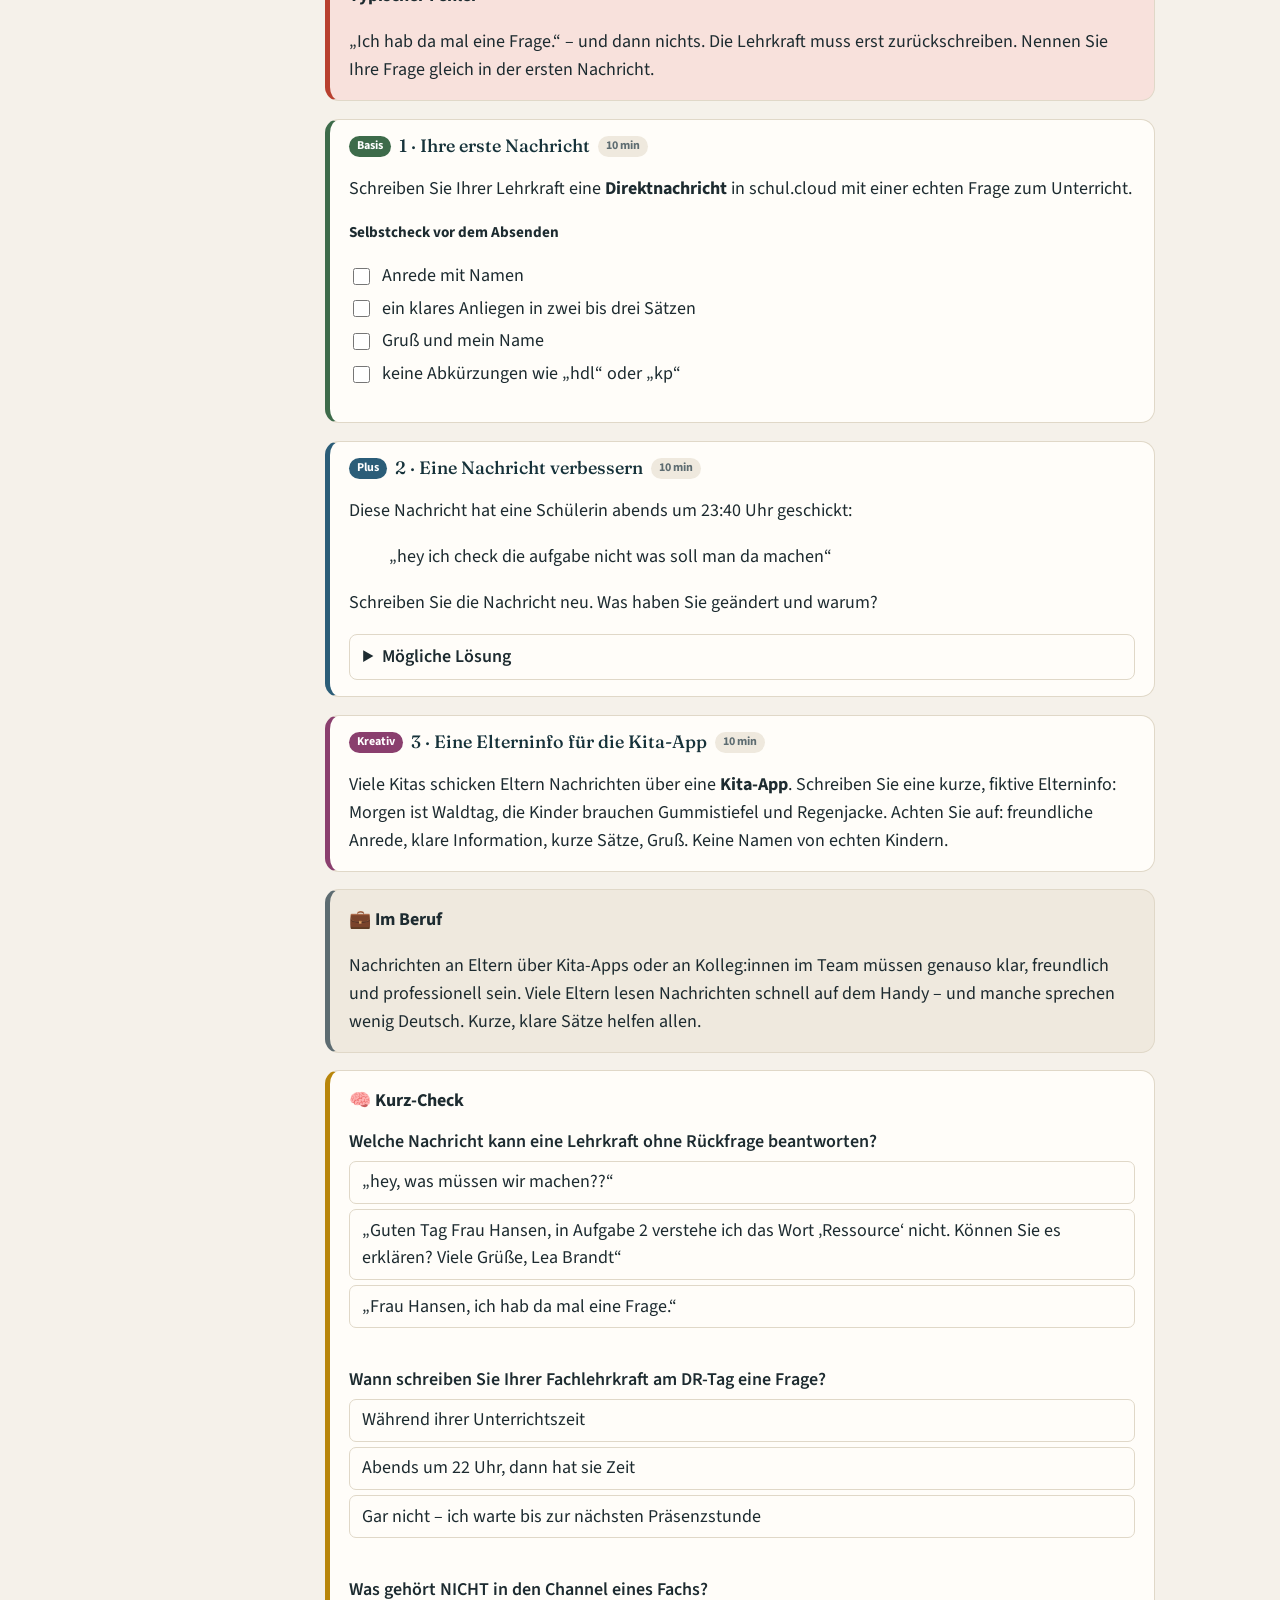
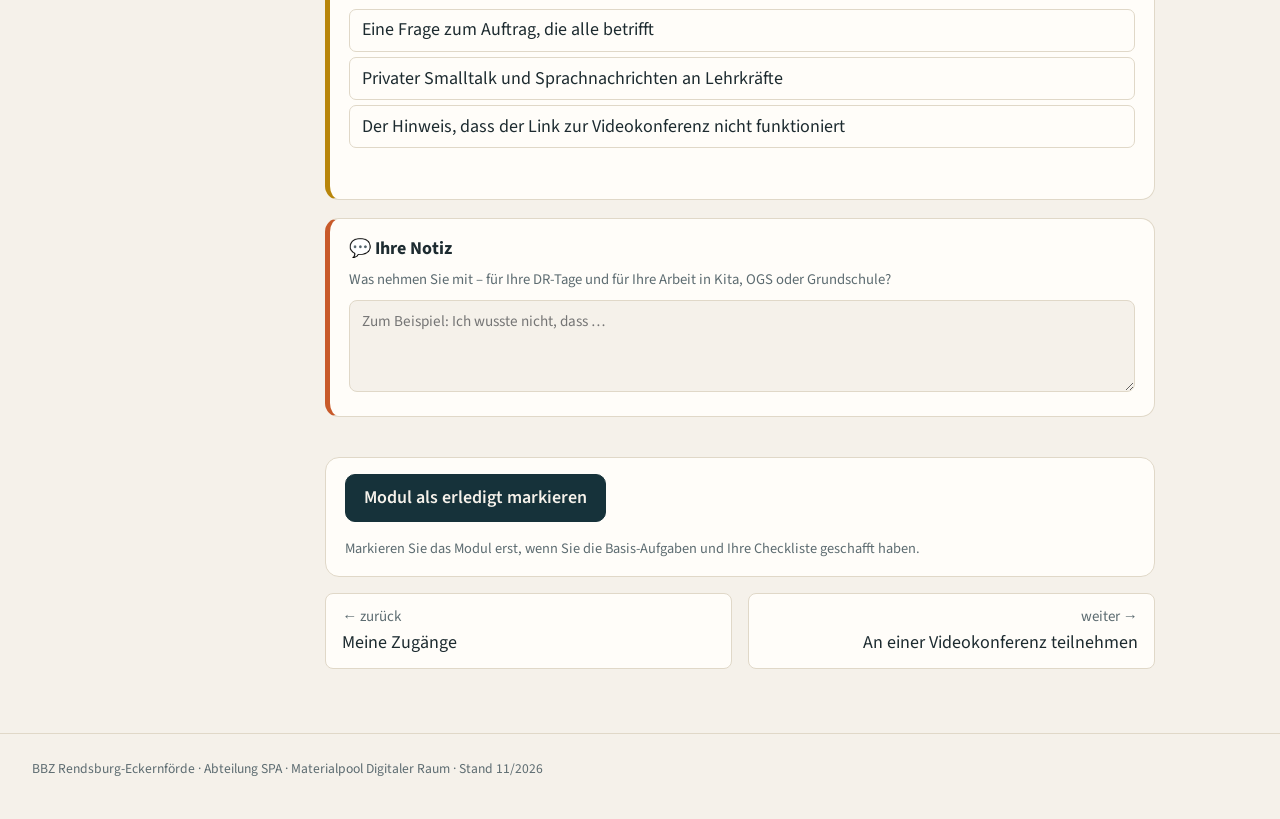
<file: docs/g2-kommunizieren-in-den-channels.html>
<!doctype html>
<html lang="de">
<head>
<meta charset="utf-8">
<meta name="viewport" content="width=device-width, initial-scale=1">
<title>Kommunizieren in den Channels – Startklar für den Digitalen Raum</title>
<link rel="stylesheet" href="assets/css/style.css">
<link rel="stylesheet" href="assets/css/kurs.css">
<script src="assets/js/kurs.js"></script>
<script src="assets/js/medien.js" defer></script>
<script src="assets/js/app.js" defer></script>
</head>
<body data-module="g2">
<header id="topbar"></header>
<div class="layout">
<nav id="sidebar" aria-label="Lernpfad"></nav>
<main>
<div class="box goals"><div class="box-title">🎯 Das können Sie nach diesem Modul</div><ul><li>die Channel-Regeln anwenden,</li><li>Benachrichtigungen für die Channels Ihrer Fächer einschalten,</li><li>eine klare und höfliche Nachricht an eine Lehrkraft schreiben.</li></ul></div><h2>1. Die Channel-Regeln</h2>
<p>Für jedes Fach und jedes Lernfeld gibt es einen eigenen Channel in schul.cloud. Dort lesen viele mit: Ihre Mitschüler:innen und die Lehrkraft des Fachs. Deshalb gibt es Regeln. Ihre Lehrkräfte zeigen Ihnen die Regeln. Häufig sind das diese:</p>
<div class="checkliste"><div class="check-title">Typische Channel-Regeln</div><ul class="check">
<li>Ich schreibe höflich, mit Anrede und Gruß.</li>
<li>Ich schreibe Lehrkräften zu üblichen Zeiten – am DR-Tag während ihrer Unterrichtszeit.</li>
<li>Ich schicke Lehrkräften keine Sprachnachrichten.</li>
<li>Privater Smalltalk gehört nicht in die Channels.</li>
<li>Ich schreibe im richtigen Channel: Fragen zu Deutsch in den Deutsch-Channel.</li>
<li>Fragen, die alle betreffen, stelle ich im Channel. Persönliches schreibe ich als Direktnachricht.</li>
</ul>
</div><h2>2. Benachrichtigungen einschalten</h2>
<p>Am DR-Tag kommen wichtige Infos über den Channel, zum Beispiel der Link zur Videokonferenz. Damit Sie nichts verpassen, schalten Sie die <strong>Benachrichtigungen</strong> für die Channels Ihrer Fächer ein.</p>
<div class="schritte"><ol class="steps">
<li>Öffnen Sie in schul.cloud einen Channel Ihrer Fächer.</li>
<li>Öffnen Sie die Einstellungen des Channels.</li>
<li>Schalten Sie die Benachrichtigungen ein.</li>
<li>Wiederholen Sie das für alle Channels Ihrer Fächer.</li>
<li>Prüfen Sie auch in den Einstellungen Ihres Handys, ob schul.cloud Mitteilungen senden darf.</li>
</ol>
</div><div class="box note"><div class="box-title">Zu prüfen</div><p>Die genaue Bezeichnung der Einstellung in schul.cloud kann je nach App-Version abweichen. Ihre Lehrkraft zeigt es Ihnen.</p>
</div><h2>3. Eine gute Nachricht schreiben</h2>
<p>Eine gute Nachricht an eine Lehrkraft hat vier Teile:</p>
<div class="schritte"><ol class="steps">
<li><strong>Anrede:</strong> „Guten Tag Frau …“ oder „Hallo Herr …“</li>
<li><strong>Ein Anliegen</strong> in zwei bis drei Sätzen: Worum geht es genau? Welche Aufgabe? Was haben Sie schon versucht?</li>
<li><strong>Gruß:</strong> „Viele Grüße“</li>
<li><strong>Ihr Name</strong></li>
</ol>
</div><div class="box warn"><div class="box-title">Typischer Fehler</div><p>„Ich hab da mal eine Frage.“ – und dann nichts. Die Lehrkraft muss erst zurückschreiben. Nennen Sie Ihre Frage gleich in der ersten Nachricht.</p>
</div><div class="box task basis"><div class="task-head"><span class="lvl basis">Basis</span><h3>1 · Ihre erste Nachricht</h3><span class="lvl time">10 min</span></div><p>Schreiben Sie Ihrer Lehrkraft eine <strong>Direktnachricht</strong> in schul.cloud mit einer echten Frage zum Unterricht.</p>
<div class="checkliste"><div class="check-title">Selbstcheck vor dem Absenden</div><ul class="check">
<li>Anrede mit Namen</li>
<li>ein klares Anliegen in zwei bis drei Sätzen</li>
<li>Gruß und mein Name</li>
<li>keine Abkürzungen wie „hdl“ oder „kp“</li>
</ul>
</div></div><div class="box task plus"><div class="task-head"><span class="lvl plus">Plus</span><h3>2 · Eine Nachricht verbessern</h3><span class="lvl time">10 min</span></div><p>Diese Nachricht hat eine Schülerin abends um 23:40 Uhr geschickt:</p>
<blockquote>
<p>„hey ich check die aufgabe nicht was soll man da machen“</p>
</blockquote>
<p>Schreiben Sie die Nachricht neu. Was haben Sie geändert und warum?</p>
<details><summary>Mögliche Lösung</summary><p>„Guten Tag Herr Petersen, in Aufgabe 3 vom DR-Tag soll ich einen Wochenplan erstellen. Ich weiß nicht, ob er für eine Woche oder für einen Tag sein soll. Können Sie mir das sagen? Viele Grüße, Jana Koch“
Geändert: Anrede und Gruß, genaue Angabe der Aufgabe, konkrete Frage, Name. Geschickt wird sie während der Unterrichtszeit.</p>
</details></div><div class="box task kreativ"><div class="task-head"><span class="lvl kreativ">Kreativ</span><h3>3 · Eine Elterninfo für die Kita-App</h3><span class="lvl time">10 min</span></div><p>Viele Kitas schicken Eltern Nachrichten über eine <strong>Kita-App</strong>. Schreiben Sie eine kurze, fiktive Elterninfo: Morgen ist Waldtag, die Kinder brauchen Gummistiefel und Regenjacke.
Achten Sie auf: freundliche Anrede, klare Information, kurze Sätze, Gruß. Keine Namen von echten Kindern.</p>
</div><div class="box note"><div class="box-title">💼 Im Beruf</div><p>Nachrichten an Eltern über Kita-Apps oder an Kolleg:innen im Team müssen genauso klar, freundlich und professionell sein. Viele Eltern lesen Nachrichten schnell auf dem Handy – und manche sprechen wenig Deutsch. Kurze, klare Sätze helfen allen.</p>
</div><div class="box quiz"><div class="box-title">🧠 Kurz-Check</div><div class="qa" data-right="2"><p class="q">Welche Nachricht kann eine Lehrkraft ohne Rückfrage beantworten?</p><ol><li>„hey, was müssen wir machen??“</li><li>„Guten Tag Frau Hansen, in Aufgabe 2 verstehe ich das Wort ‚Ressource‘ nicht. Können Sie es erklären? Viele Grüße, Lea Brandt“</li><li>„Frau Hansen, ich hab da mal eine Frage.“</li></ol><p class="fb" data-ok="Genau. Anrede, ein klares Anliegen, Gruß und Name." data-no="Bei dieser Nachricht müsste die Lehrkraft erst nachfragen, worum es geht. Eine gute Nachricht nennt das Anliegen gleich."></p></div><div class="qa" data-right="1"><p class="q">Wann schreiben Sie Ihrer Fachlehrkraft am DR-Tag eine Frage?</p><ol><li>Während ihrer Unterrichtszeit</li><li>Abends um 22 Uhr, dann hat sie Zeit</li><li>Gar nicht – ich warte bis zur nächsten Präsenzstunde</li></ol><p class="fb" data-ok="Richtig. Während ihrer Unterrichtszeit ist die Lehrkraft am DR-Tag ansprechbar." data-no="Am DR-Tag ist die Lehrkraft während ihrer Unterrichtszeit für Sie da. Fragen Sie dann – nicht erst später."></p></div><div class="qa" data-right="2"><p class="q">Was gehört NICHT in den Channel eines Fachs?</p><ol><li>Eine Frage zum Auftrag, die alle betrifft</li><li>Privater Smalltalk und Sprachnachrichten an Lehrkräfte</li><li>Der Hinweis, dass der Link zur Videokonferenz nicht funktioniert</li></ol><p class="fb" data-ok="Richtig. Der Channel ist für Unterricht und Organisation da." data-no="Fragen zum Auftrag und Technikprobleme gehören genau in den Channel. Privates nicht."></p></div></div>
</main>
</div>
<footer class="site">BBZ Rendsburg-Eckernförde · Abteilung SPA · Materialpool Digitaler Raum · Stand 11/2026</footer>
</body>
</html>
</file>
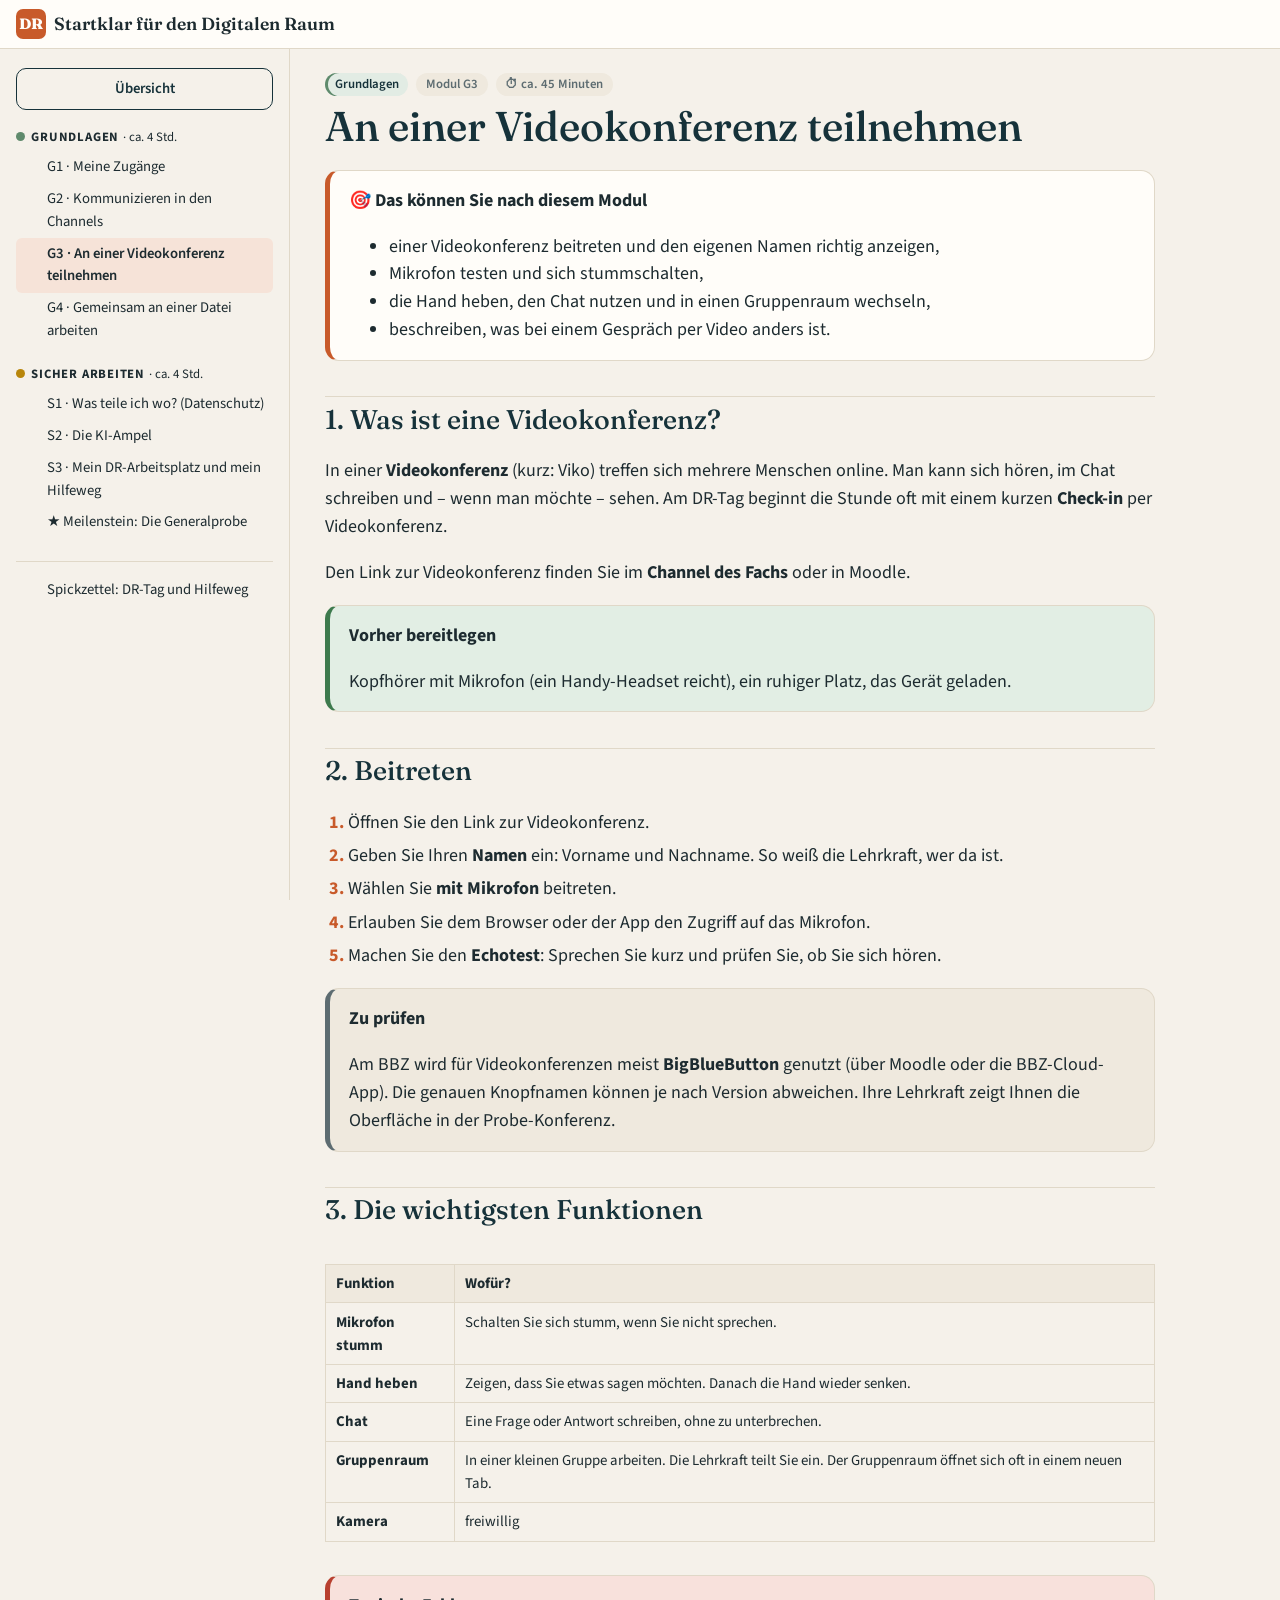
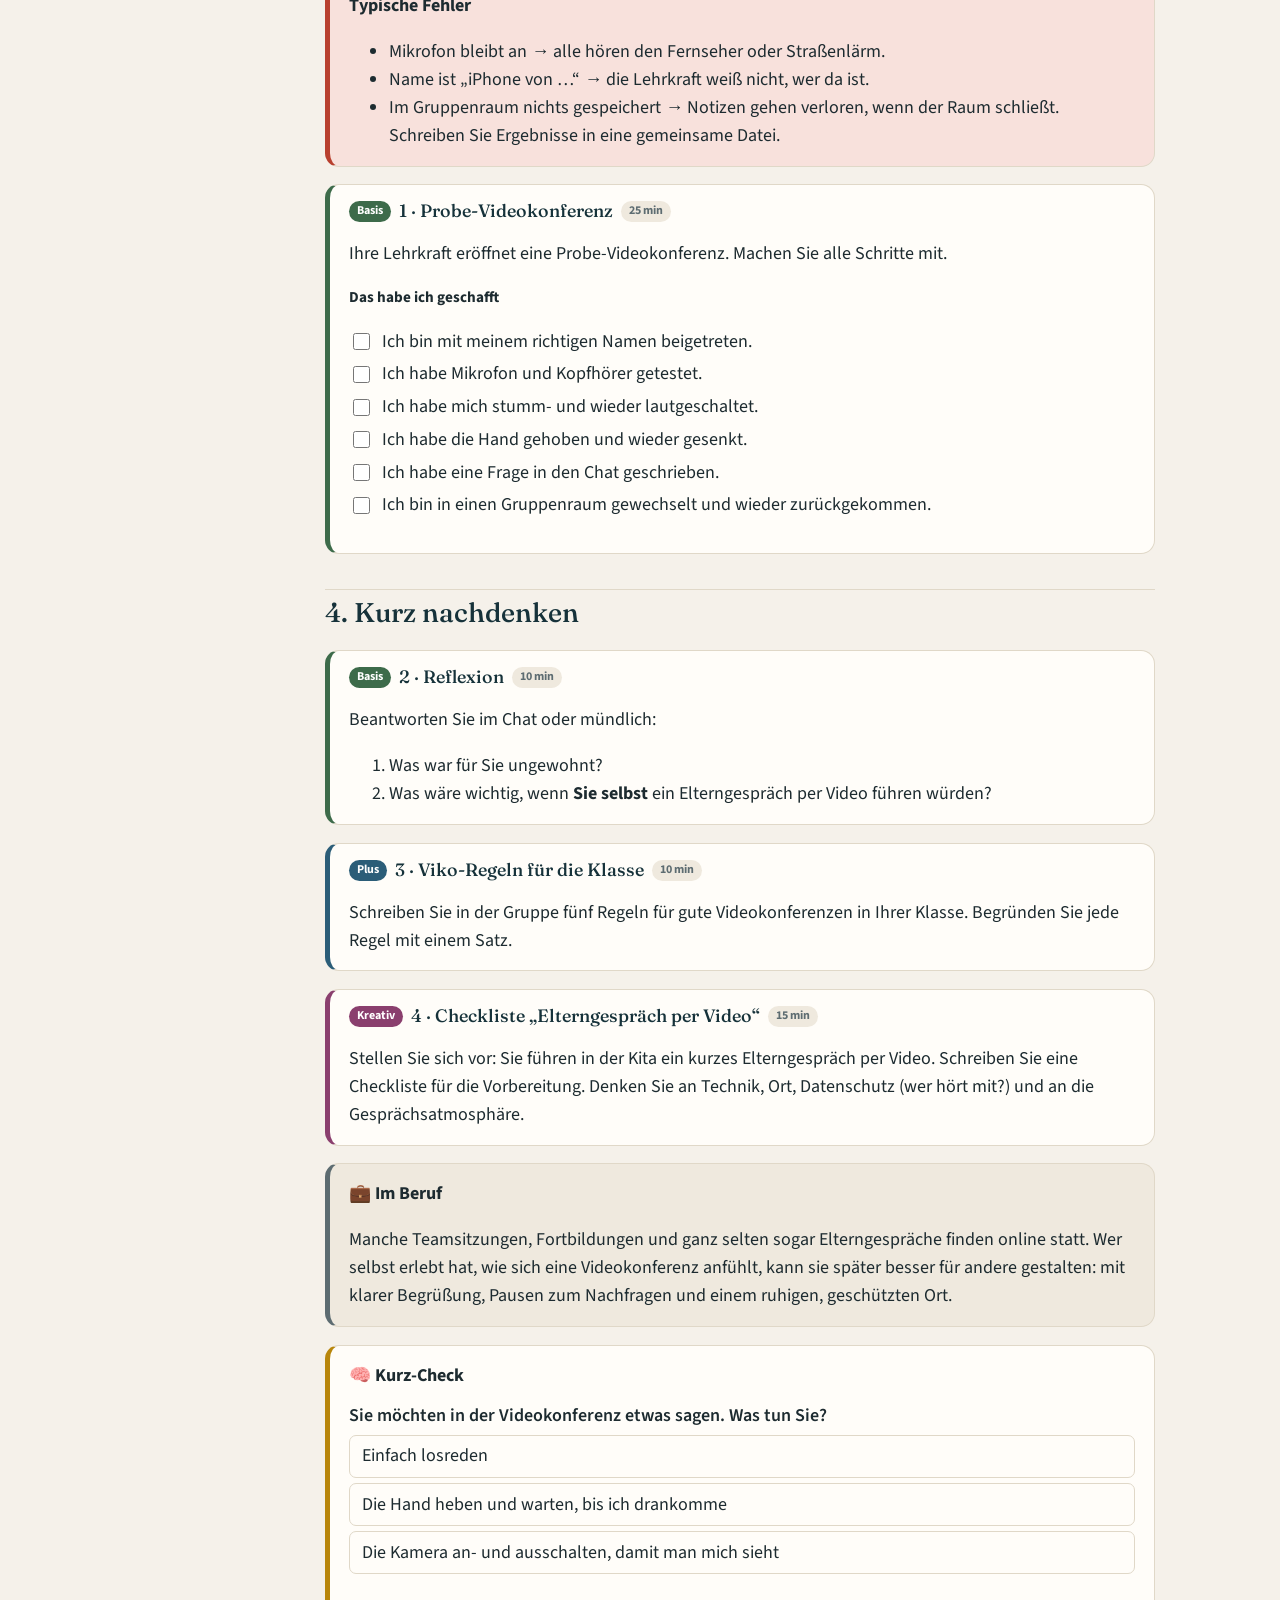
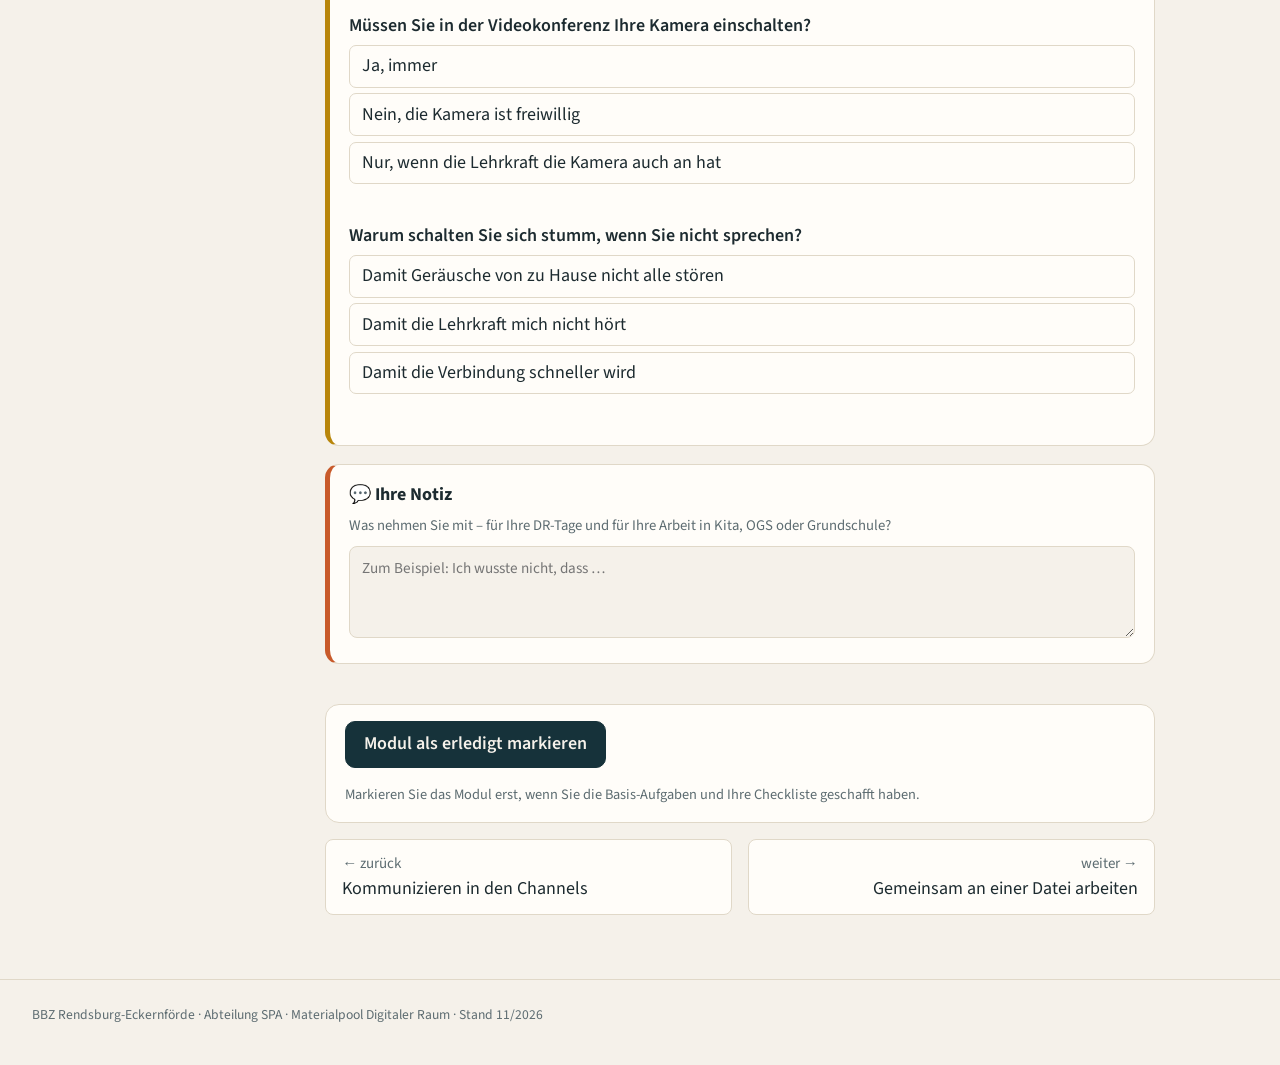
<file: docs/g3-an-einer-videokonferenz-teilnehmen.html>
<!doctype html>
<html lang="de">
<head>
<meta charset="utf-8">
<meta name="viewport" content="width=device-width, initial-scale=1">
<title>An einer Videokonferenz teilnehmen – Startklar für den Digitalen Raum</title>
<link rel="stylesheet" href="assets/css/style.css">
<link rel="stylesheet" href="assets/css/kurs.css">
<script src="assets/js/kurs.js"></script>
<script src="assets/js/medien.js" defer></script>
<script src="assets/js/app.js" defer></script>
</head>
<body data-module="g3">
<header id="topbar"></header>
<div class="layout">
<nav id="sidebar" aria-label="Lernpfad"></nav>
<main>
<div class="box goals"><div class="box-title">🎯 Das können Sie nach diesem Modul</div><ul><li>einer Videokonferenz beitreten und den eigenen Namen richtig anzeigen,</li><li>Mikrofon testen und sich stummschalten,</li><li>die Hand heben, den Chat nutzen und in einen Gruppenraum wechseln,</li><li>beschreiben, was bei einem Gespräch per Video anders ist.</li></ul></div><h2>1. Was ist eine Videokonferenz?</h2>
<p>In einer <strong>Videokonferenz</strong> (kurz: Viko) treffen sich mehrere Menschen online. Man kann sich hören, im Chat schreiben und – wenn man möchte – sehen. Am DR-Tag beginnt die Stunde oft mit einem kurzen <strong>Check-in</strong> per Videokonferenz.</p>
<p>Den Link zur Videokonferenz finden Sie im <strong>Channel des Fachs</strong> oder in Moodle.</p>
<div class="box tip"><div class="box-title">Vorher bereitlegen</div><p>Kopfhörer mit Mikrofon (ein Handy-Headset reicht), ein ruhiger Platz, das Gerät geladen.</p>
</div><h2>2. Beitreten</h2>
<div class="schritte"><ol class="steps">
<li>Öffnen Sie den Link zur Videokonferenz.</li>
<li>Geben Sie Ihren <strong>Namen</strong> ein: Vorname und Nachname. So weiß die Lehrkraft, wer da ist.</li>
<li>Wählen Sie <strong>mit Mikrofon</strong> beitreten.</li>
<li>Erlauben Sie dem Browser oder der App den Zugriff auf das Mikrofon.</li>
<li>Machen Sie den <strong>Echotest</strong>: Sprechen Sie kurz und prüfen Sie, ob Sie sich hören.</li>
</ol>
</div><div class="box note"><div class="box-title">Zu prüfen</div><p>Am BBZ wird für Videokonferenzen meist <strong>BigBlueButton</strong> genutzt (über Moodle oder die BBZ-Cloud-App). Die genauen Knopfnamen können je nach Version abweichen. Ihre Lehrkraft zeigt Ihnen die Oberfläche in der Probe-Konferenz.</p>
</div><h2>3. Die wichtigsten Funktionen</h2>
<div class="table-wrap"><table>
<thead>
<tr>
<th>Funktion</th>
<th>Wofür?</th>
</tr>
</thead>
<tbody>
<tr>
<td><strong>Mikrofon stumm</strong></td>
<td>Schalten Sie sich stumm, wenn Sie nicht sprechen.</td>
</tr>
<tr>
<td><strong>Hand heben</strong></td>
<td>Zeigen, dass Sie etwas sagen möchten. Danach die Hand wieder senken.</td>
</tr>
<tr>
<td><strong>Chat</strong></td>
<td>Eine Frage oder Antwort schreiben, ohne zu unterbrechen.</td>
</tr>
<tr>
<td><strong>Gruppenraum</strong></td>
<td>In einer kleinen Gruppe arbeiten. Die Lehrkraft teilt Sie ein. Der Gruppenraum öffnet sich oft in einem neuen Tab.</td>
</tr>
<tr>
<td><strong>Kamera</strong></td>
<td>freiwillig</td>
</tr>
</tbody>
</table></div>
<div class="box warn"><div class="box-title">Typische Fehler</div><ul>
<li>Mikrofon bleibt an → alle hören den Fernseher oder Straßenlärm.</li>
<li>Name ist „iPhone von …“ → die Lehrkraft weiß nicht, wer da ist.</li>
<li>Im Gruppenraum nichts gespeichert → Notizen gehen verloren, wenn der Raum schließt. Schreiben Sie Ergebnisse in eine gemeinsame Datei.</li>
</ul>
</div><div class="box task basis"><div class="task-head"><span class="lvl basis">Basis</span><h3>1 · Probe-Videokonferenz</h3><span class="lvl time">25 min</span></div><p>Ihre Lehrkraft eröffnet eine Probe-Videokonferenz. Machen Sie alle Schritte mit.</p>
<div class="checkliste"><div class="check-title">Das habe ich geschafft</div><ul class="check">
<li>Ich bin mit meinem richtigen Namen beigetreten.</li>
<li>Ich habe Mikrofon und Kopfhörer getestet.</li>
<li>Ich habe mich stumm- und wieder lautgeschaltet.</li>
<li>Ich habe die Hand gehoben und wieder gesenkt.</li>
<li>Ich habe eine Frage in den Chat geschrieben.</li>
<li>Ich bin in einen Gruppenraum gewechselt und wieder zurückgekommen.</li>
</ul>
</div></div><h2>4. Kurz nachdenken</h2>
<div class="box task basis"><div class="task-head"><span class="lvl basis">Basis</span><h3>2 · Reflexion</h3><span class="lvl time">10 min</span></div><p>Beantworten Sie im Chat oder mündlich:</p>
<ol>
<li>Was war für Sie ungewohnt?</li>
<li>Was wäre wichtig, wenn <strong>Sie selbst</strong> ein Elterngespräch per Video führen würden?</li>
</ol>
</div><div class="box task plus"><div class="task-head"><span class="lvl plus">Plus</span><h3>3 · Viko-Regeln für die Klasse</h3><span class="lvl time">10 min</span></div><p>Schreiben Sie in der Gruppe fünf Regeln für gute Videokonferenzen in Ihrer Klasse. Begründen Sie jede Regel mit einem Satz.</p>
</div><div class="box task kreativ"><div class="task-head"><span class="lvl kreativ">Kreativ</span><h3>4 · Checkliste „Elterngespräch per Video“</h3><span class="lvl time">15 min</span></div><p>Stellen Sie sich vor: Sie führen in der Kita ein kurzes Elterngespräch per Video. Schreiben Sie eine Checkliste für die Vorbereitung. Denken Sie an Technik, Ort, Datenschutz (wer hört mit?) und an die Gesprächsatmosphäre.</p>
</div><div class="box note"><div class="box-title">💼 Im Beruf</div><p>Manche Teamsitzungen, Fortbildungen und ganz selten sogar Elterngespräche finden online statt. Wer selbst erlebt hat, wie sich eine Videokonferenz anfühlt, kann sie später besser für andere gestalten: mit klarer Begrüßung, Pausen zum Nachfragen und einem ruhigen, geschützten Ort.</p>
</div><div class="box quiz"><div class="box-title">🧠 Kurz-Check</div><div class="qa" data-right="2"><p class="q">Sie möchten in der Videokonferenz etwas sagen. Was tun Sie?</p><ol><li>Einfach losreden</li><li>Die Hand heben und warten, bis ich drankomme</li><li>Die Kamera an- und ausschalten, damit man mich sieht</li></ol><p class="fb" data-ok="Richtig. So reden nicht alle gleichzeitig." data-no="In einer Videokonferenz hört man schlecht, wenn mehrere gleichzeitig sprechen. Heben Sie die Hand."></p></div><div class="qa" data-right="2"><p class="q">Müssen Sie in der Videokonferenz Ihre Kamera einschalten?</p><ol><li>Ja, immer</li><li>Nein, die Kamera ist freiwillig</li><li>Nur, wenn die Lehrkraft die Kamera auch an hat</li></ol><p class="fb" data-ok="Genau. Am BBZ gibt es keine Kamerapflicht. Bei Rollenspielen kann die Kamera nach Absprache dazugehören." data-no="In der SPA gibt es keine Kamerapflicht. Die Kamera ist freiwillig."></p></div><div class="qa" data-right="1"><p class="q">Warum schalten Sie sich stumm, wenn Sie nicht sprechen?</p><ol><li>Damit Geräusche von zu Hause nicht alle stören</li><li>Damit die Lehrkraft mich nicht hört</li><li>Damit die Verbindung schneller wird</li></ol><p class="fb" data-ok="Richtig. Hintergrundgeräusche stören sonst alle." data-no="Es geht um die anderen: Hintergrundgeräusche wie Fernseher oder Straßenlärm stören alle."></p></div></div>
</main>
</div>
<footer class="site">BBZ Rendsburg-Eckernförde · Abteilung SPA · Materialpool Digitaler Raum · Stand 11/2026</footer>
</body>
</html>
</file>
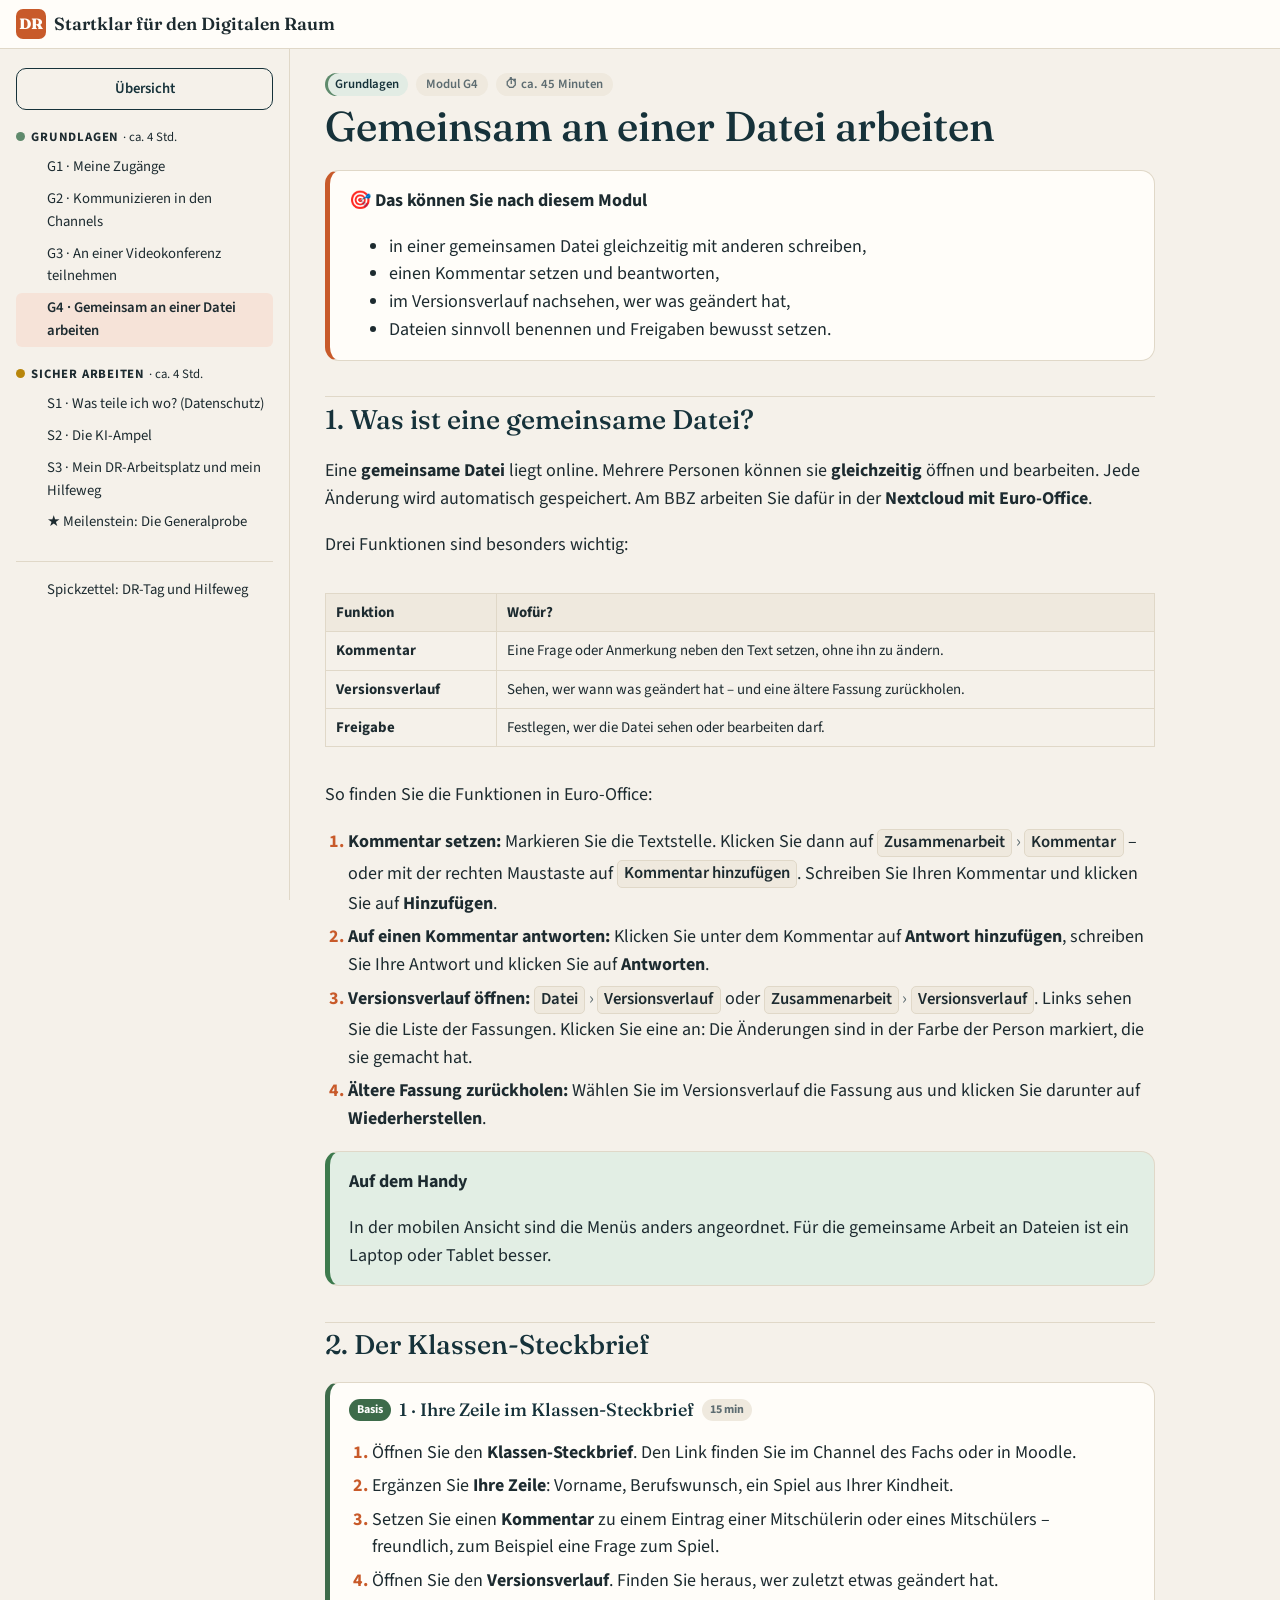
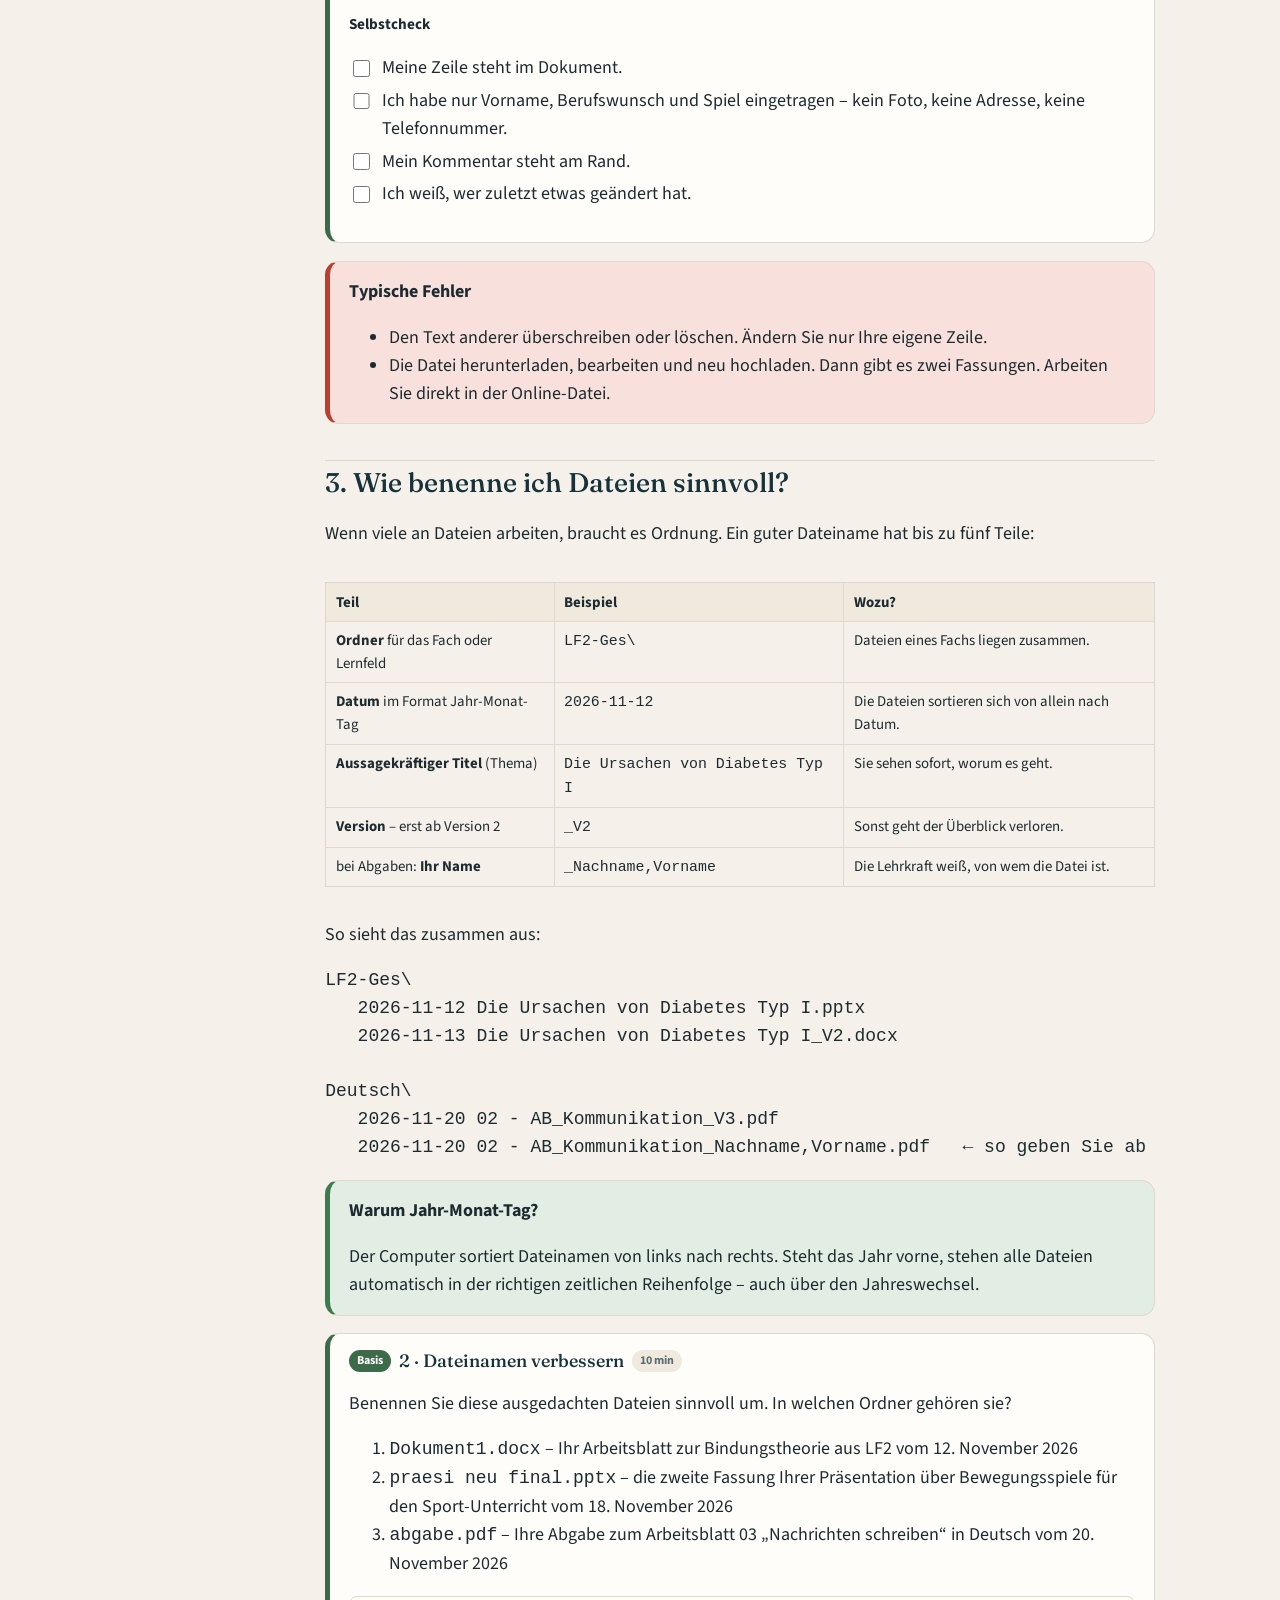
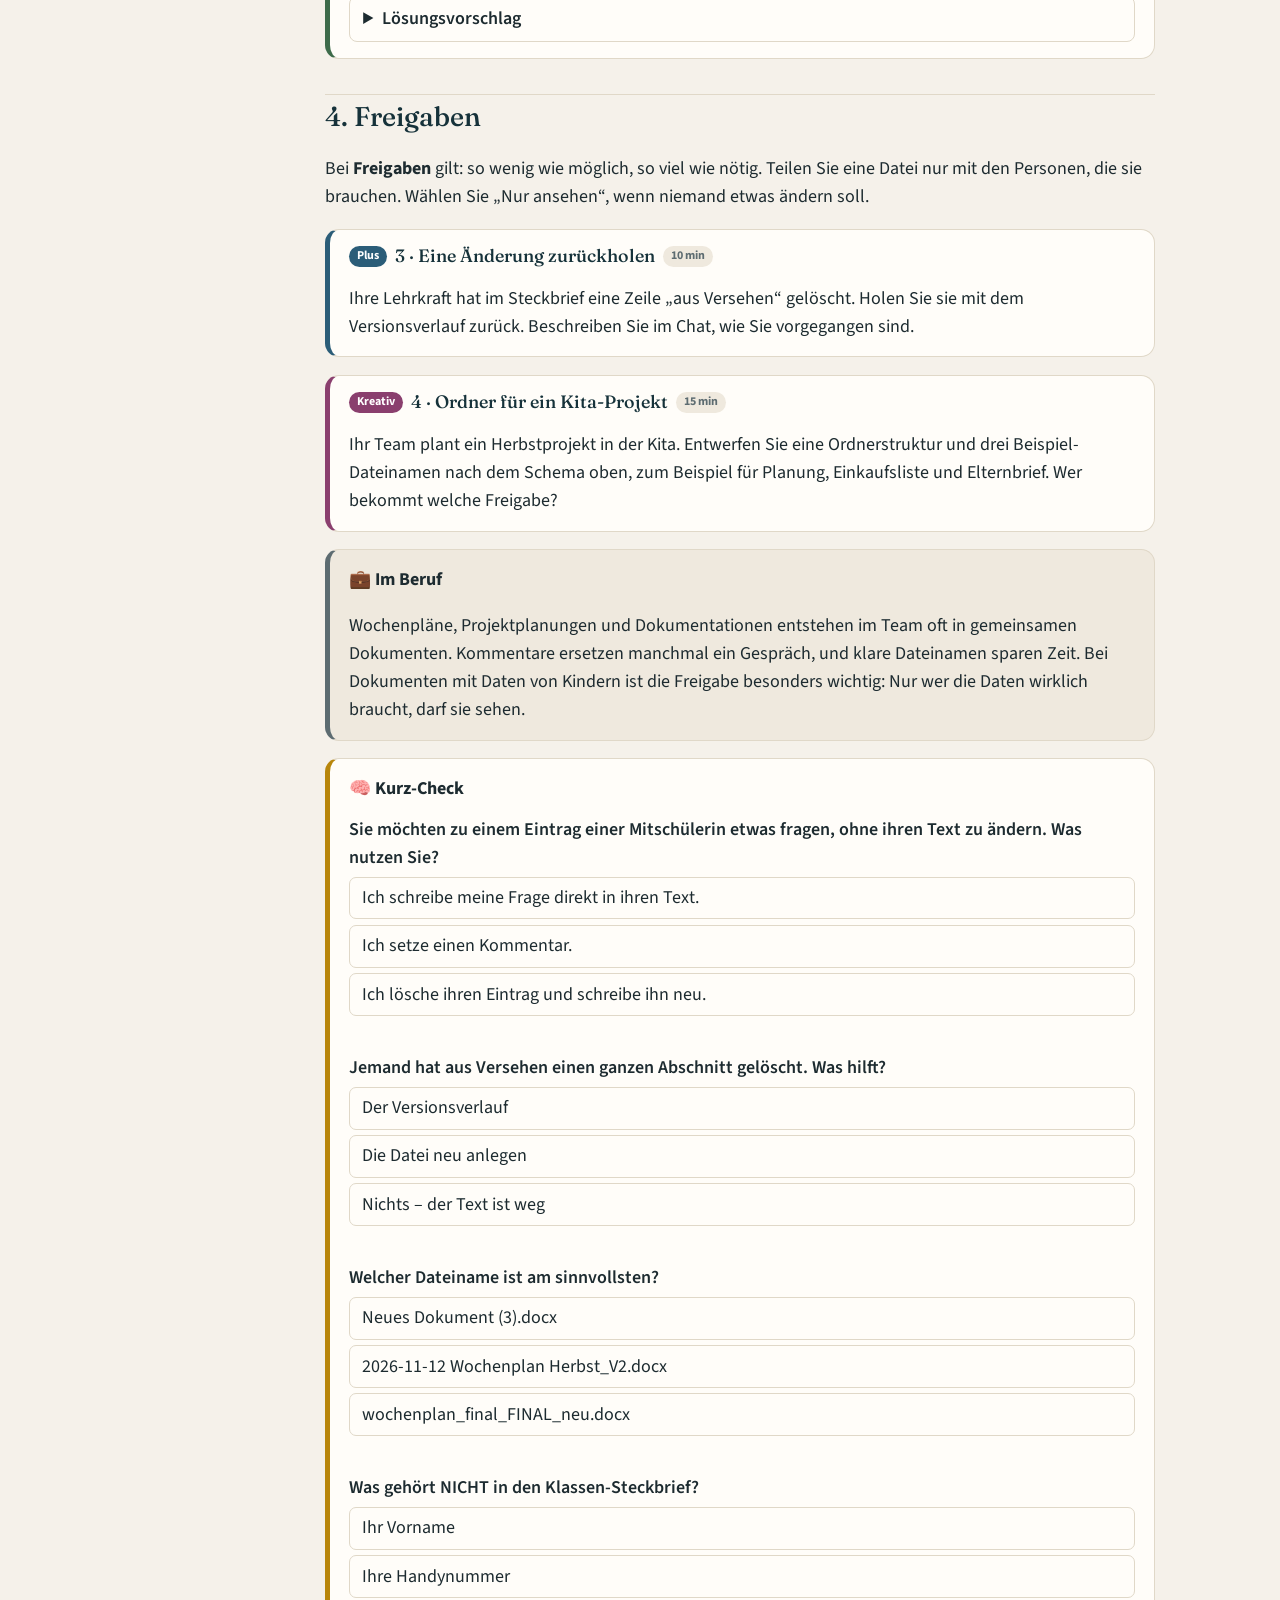
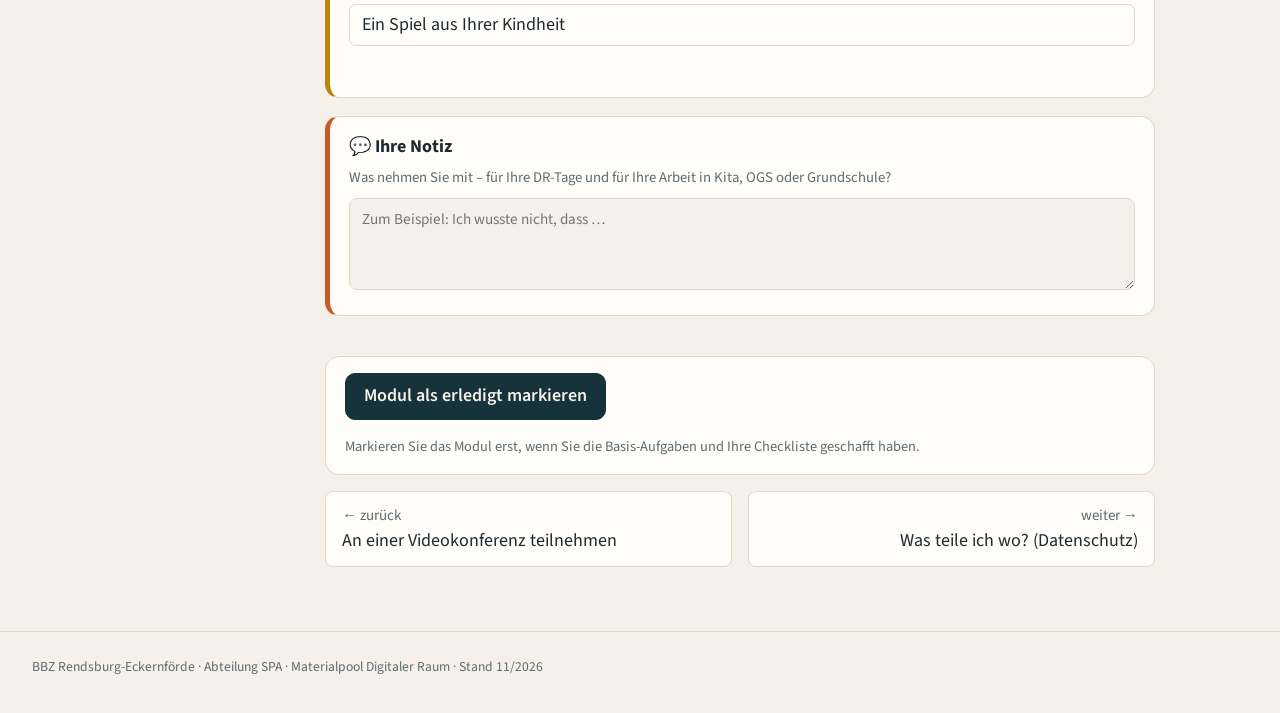
<file: docs/g4-gemeinsam-an-einer-datei-arbeiten.html>
<!doctype html>
<html lang="de">
<head>
<meta charset="utf-8">
<meta name="viewport" content="width=device-width, initial-scale=1">
<title>Gemeinsam an einer Datei arbeiten – Startklar für den Digitalen Raum</title>
<link rel="stylesheet" href="assets/css/style.css">
<link rel="stylesheet" href="assets/css/kurs.css">
<script src="assets/js/kurs.js"></script>
<script src="assets/js/medien.js" defer></script>
<script src="assets/js/app.js" defer></script>
</head>
<body data-module="g4">
<header id="topbar"></header>
<div class="layout">
<nav id="sidebar" aria-label="Lernpfad"></nav>
<main>
<div class="box goals"><div class="box-title">🎯 Das können Sie nach diesem Modul</div><ul><li>in einer gemeinsamen Datei gleichzeitig mit anderen schreiben,</li><li>einen Kommentar setzen und beantworten,</li><li>im Versionsverlauf nachsehen, wer was geändert hat,</li><li>Dateien sinnvoll benennen und Freigaben bewusst setzen.</li></ul></div><h2>1. Was ist eine gemeinsame Datei?</h2>
<p>Eine <strong>gemeinsame Datei</strong> liegt online. Mehrere Personen können sie <strong>gleichzeitig</strong> öffnen und bearbeiten. Jede Änderung wird automatisch gespeichert. Am BBZ arbeiten Sie dafür in der <strong>Nextcloud mit Euro-Office</strong>.</p>
<p>Drei Funktionen sind besonders wichtig:</p>
<div class="table-wrap"><table>
<thead>
<tr>
<th>Funktion</th>
<th>Wofür?</th>
</tr>
</thead>
<tbody>
<tr>
<td><strong>Kommentar</strong></td>
<td>Eine Frage oder Anmerkung neben den Text setzen, ohne ihn zu ändern.</td>
</tr>
<tr>
<td><strong>Versionsverlauf</strong></td>
<td>Sehen, wer wann was geändert hat – und eine ältere Fassung zurückholen.</td>
</tr>
<tr>
<td><strong>Freigabe</strong></td>
<td>Festlegen, wer die Datei sehen oder bearbeiten darf.</td>
</tr>
</tbody>
</table></div>
<p>So finden Sie die Funktionen in Euro-Office:</p>
<div class="schritte"><ol class="steps">
<li><strong>Kommentar setzen:</strong> Markieren Sie die Textstelle. Klicken Sie dann auf <span class="path">Zusammenarbeit › Kommentar</span> – oder mit der rechten Maustaste auf <span class="path">Kommentar hinzufügen</span>. Schreiben Sie Ihren Kommentar und klicken Sie auf <strong>Hinzufügen</strong>.</li>
<li><strong>Auf einen Kommentar antworten:</strong> Klicken Sie unter dem Kommentar auf <strong>Antwort hinzufügen</strong>, schreiben Sie Ihre Antwort und klicken Sie auf <strong>Antworten</strong>.</li>
<li><strong>Versionsverlauf öffnen:</strong> <span class="path">Datei › Versionsverlauf</span> oder <span class="path">Zusammenarbeit › Versionsverlauf</span>. Links sehen Sie die Liste der Fassungen. Klicken Sie eine an: Die Änderungen sind in der Farbe der Person markiert, die sie gemacht hat.</li>
<li><strong>Ältere Fassung zurückholen:</strong> Wählen Sie im Versionsverlauf die Fassung aus und klicken Sie darunter auf <strong>Wiederherstellen</strong>.</li>
</ol>
</div><div class="box tip"><div class="box-title">Auf dem Handy</div><p>In der mobilen Ansicht sind die Menüs anders angeordnet. Für die gemeinsame Arbeit an Dateien ist ein Laptop oder Tablet besser.</p>
</div><h2>2. Der Klassen-Steckbrief</h2>
<div class="box task basis"><div class="task-head"><span class="lvl basis">Basis</span><h3>1 · Ihre Zeile im Klassen-Steckbrief</h3><span class="lvl time">15 min</span></div><div class="schritte"><ol class="steps">
<li>Öffnen Sie den <strong>Klassen-Steckbrief</strong>. Den Link finden Sie im Channel des Fachs oder in Moodle.</li>
<li>Ergänzen Sie <strong>Ihre Zeile</strong>: Vorname, Berufswunsch, ein Spiel aus Ihrer Kindheit.</li>
<li>Setzen Sie einen <strong>Kommentar</strong> zu einem Eintrag einer Mitschülerin oder eines Mitschülers – freundlich, zum Beispiel eine Frage zum Spiel.</li>
<li>Öffnen Sie den <strong>Versionsverlauf</strong>. Finden Sie heraus, wer zuletzt etwas geändert hat.</li>
</ol>
</div><div class="checkliste"><div class="check-title">Selbstcheck</div><ul class="check">
<li>Meine Zeile steht im Dokument.</li>
<li>Ich habe nur Vorname, Berufswunsch und Spiel eingetragen – kein Foto, keine Adresse, keine Telefonnummer.</li>
<li>Mein Kommentar steht am Rand.</li>
<li>Ich weiß, wer zuletzt etwas geändert hat.</li>
</ul>
</div></div><div class="box warn"><div class="box-title">Typische Fehler</div><ul>
<li>Den Text anderer überschreiben oder löschen. Ändern Sie nur Ihre eigene Zeile.</li>
<li>Die Datei herunterladen, bearbeiten und neu hochladen. Dann gibt es zwei Fassungen. Arbeiten Sie direkt in der Online-Datei.</li>
</ul>
</div><h2>3. Wie benenne ich Dateien sinnvoll?</h2>
<p>Wenn viele an Dateien arbeiten, braucht es Ordnung. Ein guter Dateiname hat bis zu fünf Teile:</p>
<div class="table-wrap"><table>
<thead>
<tr>
<th>Teil</th>
<th>Beispiel</th>
<th>Wozu?</th>
</tr>
</thead>
<tbody>
<tr>
<td><strong>Ordner</strong> für das Fach oder Lernfeld</td>
<td><code>LF2-Ges\</code></td>
<td>Dateien eines Fachs liegen zusammen.</td>
</tr>
<tr>
<td><strong>Datum</strong> im Format Jahr-Monat-Tag</td>
<td><code>2026-11-12</code></td>
<td>Die Dateien sortieren sich von allein nach Datum.</td>
</tr>
<tr>
<td><strong>Aussagekräftiger Titel</strong> (Thema)</td>
<td><code>Die Ursachen von Diabetes Typ I</code></td>
<td>Sie sehen sofort, worum es geht.</td>
</tr>
<tr>
<td><strong>Version</strong> – erst ab Version 2</td>
<td><code>_V2</code></td>
<td>Sonst geht der Überblick verloren.</td>
</tr>
<tr>
<td>bei Abgaben: <strong>Ihr Name</strong></td>
<td><code>_Nachname,Vorname</code></td>
<td>Die Lehrkraft weiß, von wem die Datei ist.</td>
</tr>
</tbody>
</table></div>
<p>So sieht das zusammen aus:</p>
<pre><code>LF2-Ges\
   2026-11-12 Die Ursachen von Diabetes Typ I.pptx
   2026-11-13 Die Ursachen von Diabetes Typ I_V2.docx

Deutsch\
   2026-11-20 02 - AB_Kommunikation_V3.pdf
   2026-11-20 02 - AB_Kommunikation_Nachname,Vorname.pdf   ← so geben Sie ab
</code></pre>
<div class="box tip"><div class="box-title">Warum Jahr-Monat-Tag?</div><p>Der Computer sortiert Dateinamen von links nach rechts. Steht das Jahr vorne, stehen alle Dateien automatisch in der richtigen zeitlichen Reihenfolge – auch über den Jahreswechsel.</p>
</div><div class="box task basis"><div class="task-head"><span class="lvl basis">Basis</span><h3>2 · Dateinamen verbessern</h3><span class="lvl time">10 min</span></div><p>Benennen Sie diese ausgedachten Dateien sinnvoll um. In welchen Ordner gehören sie?</p>
<ol>
<li><code>Dokument1.docx</code> – Ihr Arbeitsblatt zur Bindungstheorie aus LF2 vom 12. November 2026</li>
<li><code>praesi neu final.pptx</code> – die zweite Fassung Ihrer Präsentation über Bewegungsspiele für den Sport-Unterricht vom 18. November 2026</li>
<li><code>abgabe.pdf</code> – Ihre Abgabe zum Arbeitsblatt 03 „Nachrichten schreiben“ in Deutsch vom 20. November 2026</li>
</ol>
<details><summary>Lösungsvorschlag</summary><ol>
<li><code>LF2\2026-11-12 AB Bindungstheorie.docx</code></li>
<li><code>Sport\2026-11-18 Bewegungsspiele_V2.pptx</code></li>
<li><code>Deutsch\2026-11-20 03 - AB_Nachrichten schreiben_Nachname,Vorname.pdf</code></li>
</ol>
</details></div><h2>4. Freigaben</h2>
<p>Bei <strong>Freigaben</strong> gilt: so wenig wie möglich, so viel wie nötig. Teilen Sie eine Datei nur mit den Personen, die sie brauchen. Wählen Sie „Nur ansehen“, wenn niemand etwas ändern soll.</p>
<div class="box task plus"><div class="task-head"><span class="lvl plus">Plus</span><h3>3 · Eine Änderung zurückholen</h3><span class="lvl time">10 min</span></div><p>Ihre Lehrkraft hat im Steckbrief eine Zeile „aus Versehen“ gelöscht. Holen Sie sie mit dem Versionsverlauf zurück. Beschreiben Sie im Chat, wie Sie vorgegangen sind.</p>
</div><div class="box task kreativ"><div class="task-head"><span class="lvl kreativ">Kreativ</span><h3>4 · Ordner für ein Kita-Projekt</h3><span class="lvl time">15 min</span></div><p>Ihr Team plant ein Herbstprojekt in der Kita. Entwerfen Sie eine Ordnerstruktur und drei Beispiel-Dateinamen nach dem Schema oben, zum Beispiel für Planung, Einkaufsliste und Elternbrief. Wer bekommt welche Freigabe?</p>
</div><div class="box note"><div class="box-title">💼 Im Beruf</div><p>Wochenpläne, Projektplanungen und Dokumentationen entstehen im Team oft in gemeinsamen Dokumenten. Kommentare ersetzen manchmal ein Gespräch, und klare Dateinamen sparen Zeit. Bei Dokumenten mit Daten von Kindern ist die Freigabe besonders wichtig: Nur wer die Daten wirklich braucht, darf sie sehen.</p>
</div><div class="box quiz"><div class="box-title">🧠 Kurz-Check</div><div class="qa" data-right="2"><p class="q">Sie möchten zu einem Eintrag einer Mitschülerin etwas fragen, ohne ihren Text zu ändern. Was nutzen Sie?</p><ol><li>Ich schreibe meine Frage direkt in ihren Text.</li><li>Ich setze einen Kommentar.</li><li>Ich lösche ihren Eintrag und schreibe ihn neu.</li></ol><p class="fb" data-ok="Richtig. Ein Kommentar steht neben dem Text und ändert ihn nicht." data-no="Fremden Text ändert man nicht einfach. Ein Kommentar ist der richtige Weg."></p></div><div class="qa" data-right="1"><p class="q">Jemand hat aus Versehen einen ganzen Abschnitt gelöscht. Was hilft?</p><ol><li>Der Versionsverlauf</li><li>Die Datei neu anlegen</li><li>Nichts – der Text ist weg</li></ol><p class="fb" data-ok="Genau. Im Versionsverlauf können Sie eine ältere Fassung wiederherstellen." data-no="Gemeinsame Dateien speichern ältere Fassungen. Im Versionsverlauf holen Sie den Text zurück."></p></div><div class="qa" data-right="2"><p class="q">Welcher Dateiname ist am sinnvollsten?</p><ol><li>Neues Dokument (3).docx</li><li>2026-11-12 Wochenplan Herbst_V2.docx</li><li>wochenplan_final_FINAL_neu.docx</li></ol><p class="fb" data-ok="Genau. Datum vorne, ein aussagekräftiger Titel und ab Version 2 die Versionsnummer." data-no="Hier fehlen Datum und klarer Titel – und „final_FINAL“ zeigt, dass der Überblick über die Versionen verloren gegangen ist."></p></div><div class="qa" data-right="2"><p class="q">Was gehört NICHT in den Klassen-Steckbrief?</p><ol><li>Ihr Vorname</li><li>Ihre Handynummer</li><li>Ein Spiel aus Ihrer Kindheit</li></ol><p class="fb" data-ok="Richtig. Telefonnummern, Adressen und Fotos gehören nicht in ein Dokument, das viele sehen." data-no="Vorname und Lieblingsspiel sind in Ordnung. Private Kontaktdaten wie die Handynummer nicht."></p></div></div>
</main>
</div>
<footer class="site">BBZ Rendsburg-Eckernförde · Abteilung SPA · Materialpool Digitaler Raum · Stand 11/2026</footer>
</body>
</html>
</file>
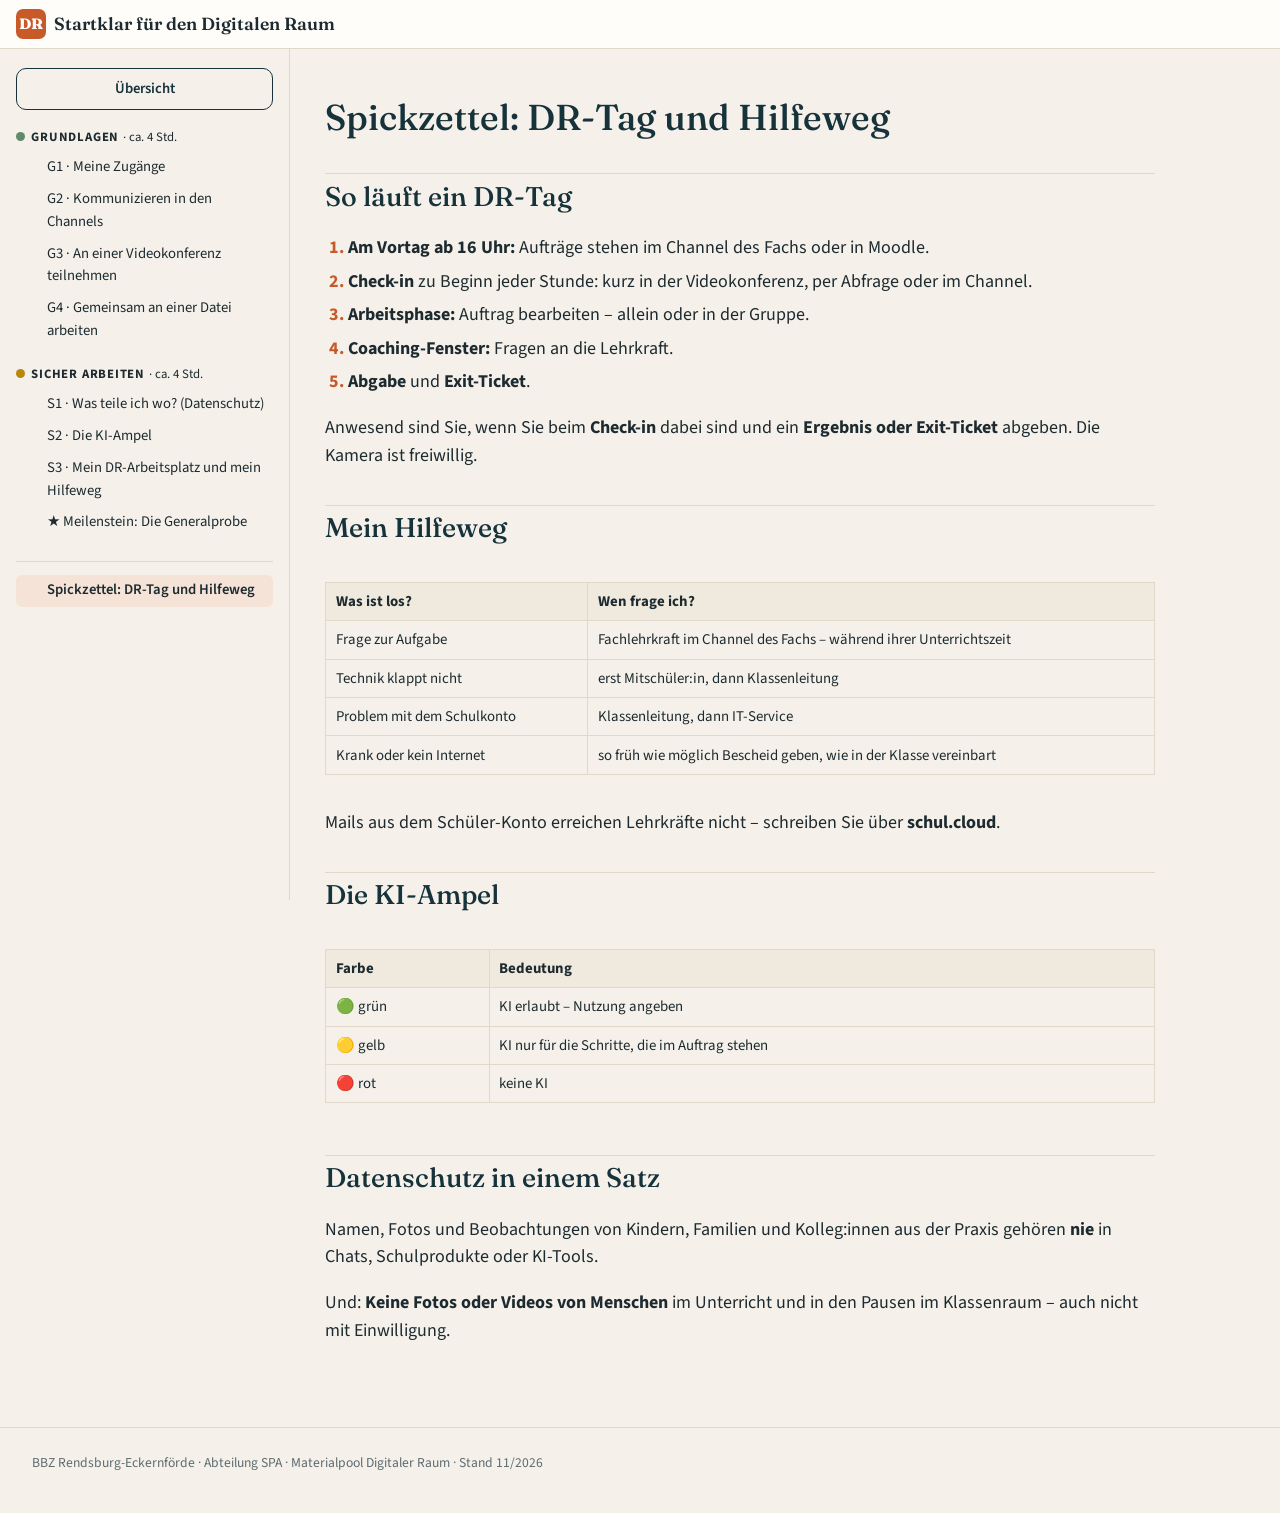
<file: docs/hilfeweg.html>
<!doctype html>
<html lang="de">
<head>
<meta charset="utf-8">
<meta name="viewport" content="width=device-width, initial-scale=1">
<title>Spickzettel: DR-Tag und Hilfeweg – Startklar für den Digitalen Raum</title>
<link rel="stylesheet" href="assets/css/style.css">
<link rel="stylesheet" href="assets/css/kurs.css">
<script src="assets/js/kurs.js"></script>
<script src="assets/js/medien.js" defer></script>
<script src="assets/js/app.js" defer></script>
</head>
<body>
<header id="topbar"></header>
<div class="layout">
<nav id="sidebar" aria-label="Lernpfad"></nav>
<main>
<h1>Spickzettel: DR-Tag und Hilfeweg</h1><h2>So läuft ein DR-Tag</h2>
<div class="schritte"><ol class="steps">
<li><strong>Am Vortag ab 16 Uhr:</strong> Aufträge stehen im Channel des Fachs oder in Moodle.</li>
<li><strong>Check-in</strong> zu Beginn jeder Stunde: kurz in der Videokonferenz, per Abfrage oder im Channel.</li>
<li><strong>Arbeitsphase:</strong> Auftrag bearbeiten – allein oder in der Gruppe.</li>
<li><strong>Coaching-Fenster:</strong> Fragen an die Lehrkraft.</li>
<li><strong>Abgabe</strong> und <strong>Exit-Ticket</strong>.</li>
</ol>
</div><p>Anwesend sind Sie, wenn Sie beim <strong>Check-in</strong> dabei sind und ein <strong>Ergebnis oder Exit-Ticket</strong> abgeben. Die Kamera ist freiwillig.</p>
<h2>Mein Hilfeweg</h2>
<div class="table-wrap"><table>
<thead>
<tr>
<th>Was ist los?</th>
<th>Wen frage ich?</th>
</tr>
</thead>
<tbody>
<tr>
<td>Frage zur Aufgabe</td>
<td>Fachlehrkraft im Channel des Fachs – während ihrer Unterrichtszeit</td>
</tr>
<tr>
<td>Technik klappt nicht</td>
<td>erst Mitschüler:in, dann Klassenleitung</td>
</tr>
<tr>
<td>Problem mit dem Schulkonto</td>
<td>Klassenleitung, dann IT-Service</td>
</tr>
<tr>
<td>Krank oder kein Internet</td>
<td>so früh wie möglich Bescheid geben, wie in der Klasse vereinbart</td>
</tr>
</tbody>
</table></div>
<p>Mails aus dem Schüler-Konto erreichen Lehrkräfte nicht – schreiben Sie über <strong>schul.cloud</strong>.</p>
<h2>Die KI-Ampel</h2>
<div class="table-wrap"><table>
<thead>
<tr>
<th>Farbe</th>
<th>Bedeutung</th>
</tr>
</thead>
<tbody>
<tr>
<td>🟢 grün</td>
<td>KI erlaubt – Nutzung angeben</td>
</tr>
<tr>
<td>🟡 gelb</td>
<td>KI nur für die Schritte, die im Auftrag stehen</td>
</tr>
<tr>
<td>🔴 rot</td>
<td>keine KI</td>
</tr>
</tbody>
</table></div>
<h2>Datenschutz in einem Satz</h2>
<p>Namen, Fotos und Beobachtungen von Kindern, Familien und Kolleg:innen aus der Praxis gehören <strong>nie</strong> in Chats, Schulprodukte oder KI-Tools.</p>
<p>Und: <strong>Keine Fotos oder Videos von Menschen</strong> im Unterricht und in den Pausen im Klassenraum – auch nicht mit Einwilligung.</p>

</main>
</div>
<footer class="site">BBZ Rendsburg-Eckernförde · Abteilung SPA · Materialpool Digitaler Raum · Stand 11/2026</footer>
</body>
</html>
</file>
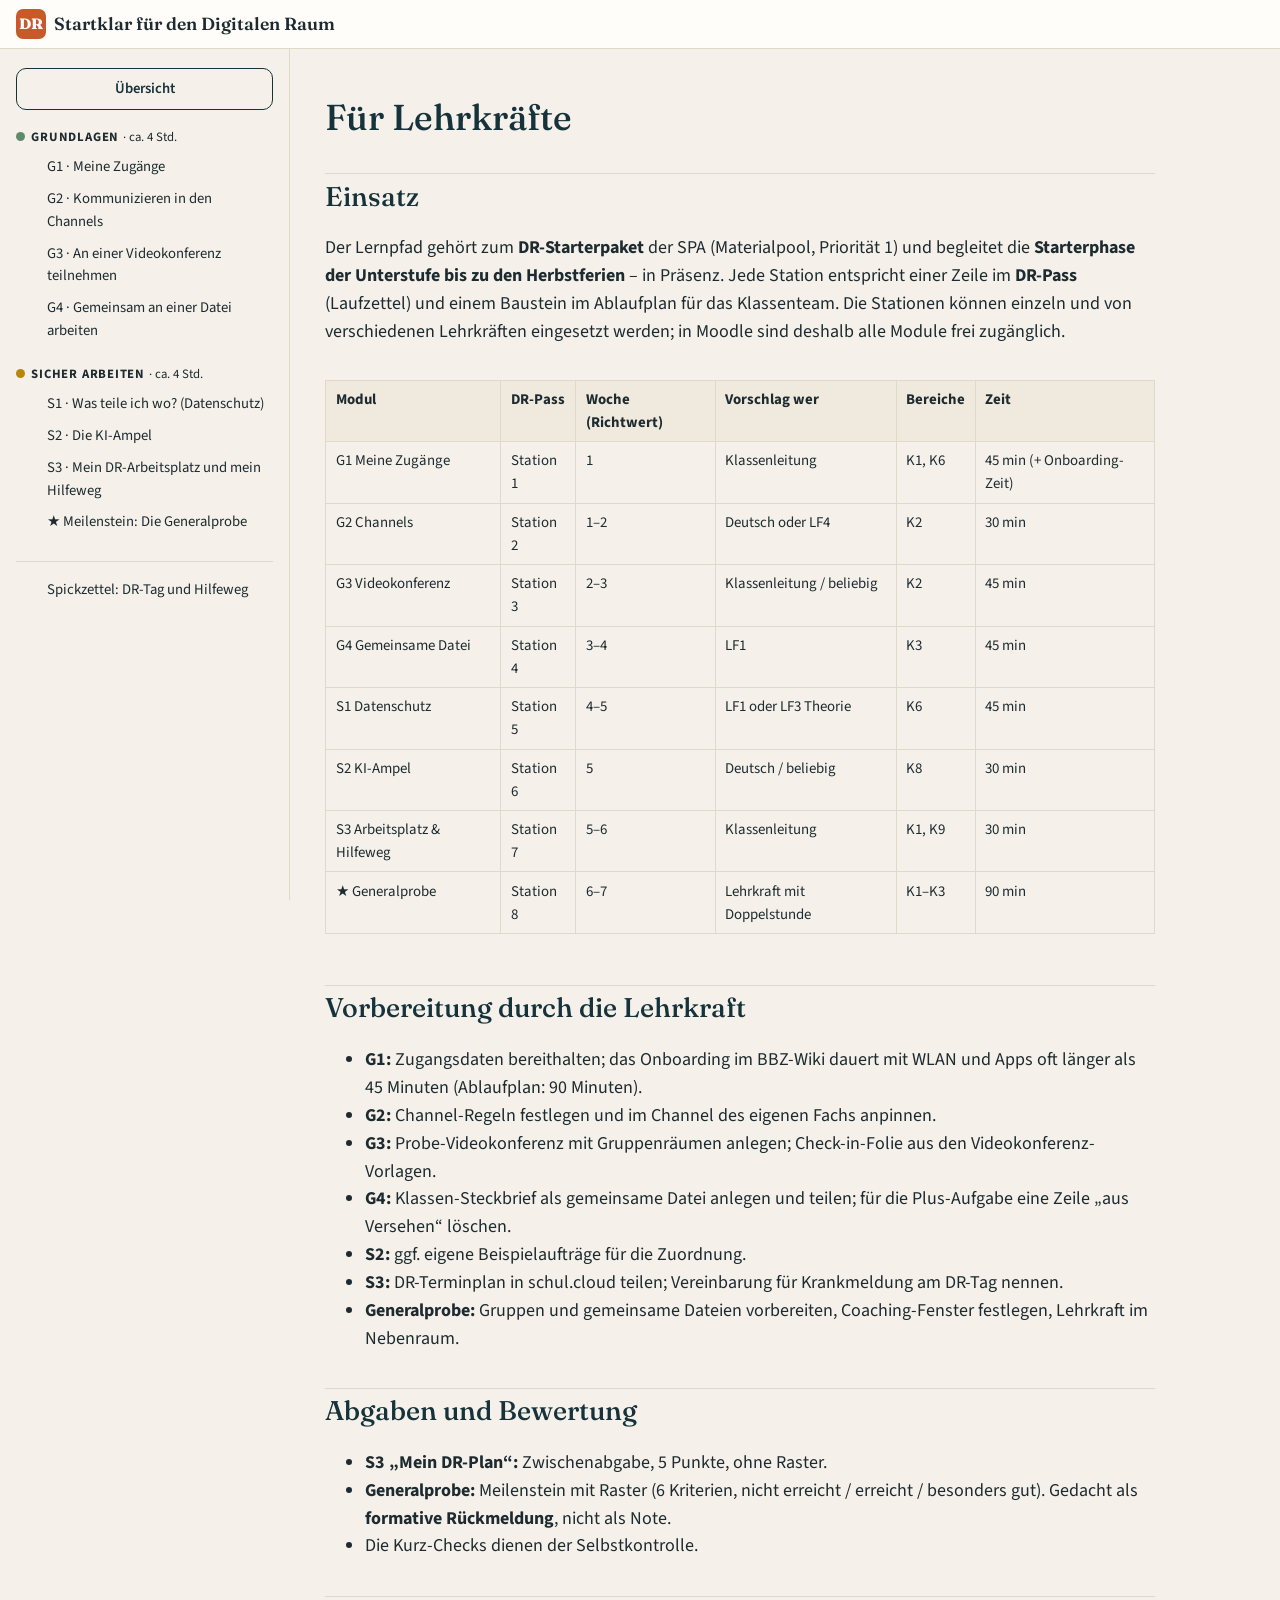
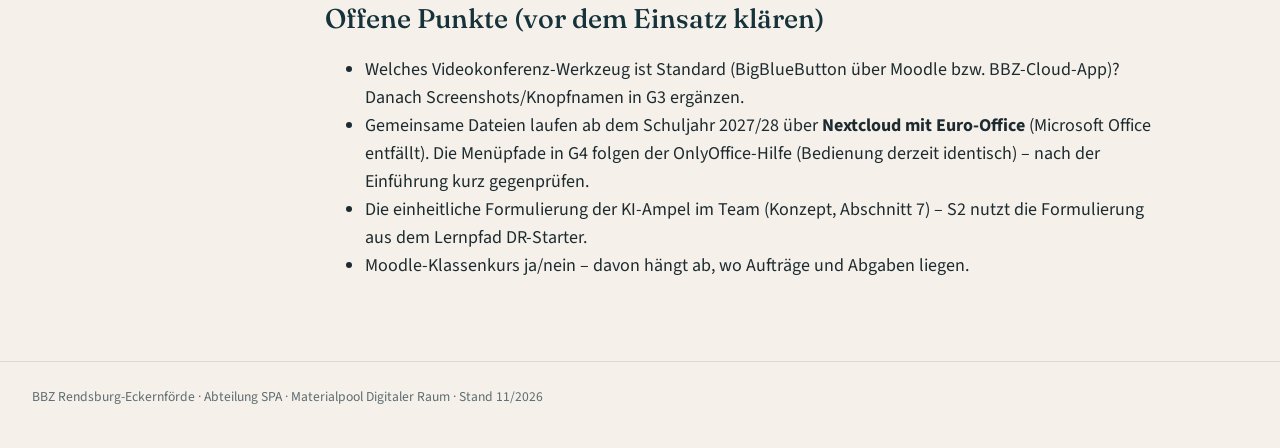
<file: docs/lehrkraefte.html>
<!doctype html>
<html lang="de">
<head>
<meta charset="utf-8">
<meta name="viewport" content="width=device-width, initial-scale=1">
<title>Für Lehrkräfte – Startklar für den Digitalen Raum</title>
<link rel="stylesheet" href="assets/css/style.css">
<link rel="stylesheet" href="assets/css/kurs.css">
<script src="assets/js/kurs.js"></script>
<script src="assets/js/medien.js" defer></script>
<script src="assets/js/app.js" defer></script>
</head>
<body>
<header id="topbar"></header>
<div class="layout">
<nav id="sidebar" aria-label="Lernpfad"></nav>
<main>
<h1>Für Lehrkräfte</h1><h2>Einsatz</h2>
<p>Der Lernpfad gehört zum <strong>DR-Starterpaket</strong> der SPA (Materialpool, Priorität 1) und begleitet die <strong>Starterphase der Unterstufe bis zu den Herbstferien</strong> – in Präsenz. Jede Station entspricht einer Zeile im <strong>DR-Pass</strong> (Laufzettel) und einem Baustein im Ablaufplan für das Klassenteam. Die Stationen können einzeln und von verschiedenen Lehrkräften eingesetzt werden; in Moodle sind deshalb alle Module frei zugänglich.</p>
<div class="table-wrap"><table>
<thead>
<tr>
<th>Modul</th>
<th>DR-Pass</th>
<th>Woche (Richtwert)</th>
<th>Vorschlag wer</th>
<th>Bereiche</th>
<th>Zeit</th>
</tr>
</thead>
<tbody>
<tr>
<td>G1 Meine Zugänge</td>
<td>Station 1</td>
<td>1</td>
<td>Klassenleitung</td>
<td>K1, K6</td>
<td>45 min (+ Onboarding-Zeit)</td>
</tr>
<tr>
<td>G2 Channels</td>
<td>Station 2</td>
<td>1–2</td>
<td>Deutsch oder LF4</td>
<td>K2</td>
<td>30 min</td>
</tr>
<tr>
<td>G3 Videokonferenz</td>
<td>Station 3</td>
<td>2–3</td>
<td>Klassenleitung / beliebig</td>
<td>K2</td>
<td>45 min</td>
</tr>
<tr>
<td>G4 Gemeinsame Datei</td>
<td>Station 4</td>
<td>3–4</td>
<td>LF1</td>
<td>K3</td>
<td>45 min</td>
</tr>
<tr>
<td>S1 Datenschutz</td>
<td>Station 5</td>
<td>4–5</td>
<td>LF1 oder LF3 Theorie</td>
<td>K6</td>
<td>45 min</td>
</tr>
<tr>
<td>S2 KI-Ampel</td>
<td>Station 6</td>
<td>5</td>
<td>Deutsch / beliebig</td>
<td>K8</td>
<td>30 min</td>
</tr>
<tr>
<td>S3 Arbeitsplatz &amp; Hilfeweg</td>
<td>Station 7</td>
<td>5–6</td>
<td>Klassenleitung</td>
<td>K1, K9</td>
<td>30 min</td>
</tr>
<tr>
<td>★ Generalprobe</td>
<td>Station 8</td>
<td>6–7</td>
<td>Lehrkraft mit Doppelstunde</td>
<td>K1–K3</td>
<td>90 min</td>
</tr>
</tbody>
</table></div>
<h2>Vorbereitung durch die Lehrkraft</h2>
<ul>
<li><strong>G1:</strong> Zugangsdaten bereithalten; das Onboarding im BBZ-Wiki dauert mit WLAN und Apps oft länger als 45 Minuten (Ablaufplan: 90 Minuten).</li>
<li><strong>G2:</strong> Channel-Regeln festlegen und im Channel des eigenen Fachs anpinnen.</li>
<li><strong>G3:</strong> Probe-Videokonferenz mit Gruppenräumen anlegen; Check-in-Folie aus den Videokonferenz-Vorlagen.</li>
<li><strong>G4:</strong> Klassen-Steckbrief als gemeinsame Datei anlegen und teilen; für die Plus-Aufgabe eine Zeile „aus Versehen“ löschen.</li>
<li><strong>S2:</strong> ggf. eigene Beispielaufträge für die Zuordnung.</li>
<li><strong>S3:</strong> DR-Terminplan in schul.cloud teilen; Vereinbarung für Krankmeldung am DR-Tag nennen.</li>
<li><strong>Generalprobe:</strong> Gruppen und gemeinsame Dateien vorbereiten, Coaching-Fenster festlegen, Lehrkraft im Nebenraum.</li>
</ul>
<h2>Abgaben und Bewertung</h2>
<ul>
<li><strong>S3 „Mein DR-Plan“:</strong> Zwischenabgabe, 5 Punkte, ohne Raster.</li>
<li><strong>Generalprobe:</strong> Meilenstein mit Raster (6 Kriterien, nicht erreicht / erreicht / besonders gut). Gedacht als <strong>formative Rückmeldung</strong>, nicht als Note.</li>
<li>Die Kurz-Checks dienen der Selbstkontrolle.</li>
</ul>
<h2>Offene Punkte (vor dem Einsatz klären)</h2>
<ul>
<li>Welches Videokonferenz-Werkzeug ist Standard (BigBlueButton über Moodle bzw. BBZ-Cloud-App)? Danach Screenshots/Knopfnamen in G3 ergänzen.</li>
<li>Gemeinsame Dateien laufen ab dem Schuljahr 2027/28 über <strong>Nextcloud mit Euro-Office</strong> (Microsoft Office entfällt). Die Menüpfade in G4 folgen der OnlyOffice-Hilfe (Bedienung derzeit identisch) – nach der Einführung kurz gegenprüfen.</li>
<li>Die einheitliche Formulierung der KI-Ampel im Team (Konzept, Abschnitt 7) – S2 nutzt die Formulierung aus dem Lernpfad DR-Starter.</li>
<li>Moodle-Klassenkurs ja/nein – davon hängt ab, wo Aufträge und Abgaben liegen.</li>
</ul>

</main>
</div>
<footer class="site">BBZ Rendsburg-Eckernförde · Abteilung SPA · Materialpool Digitaler Raum · Stand 11/2026</footer>
</body>
</html>
</file>
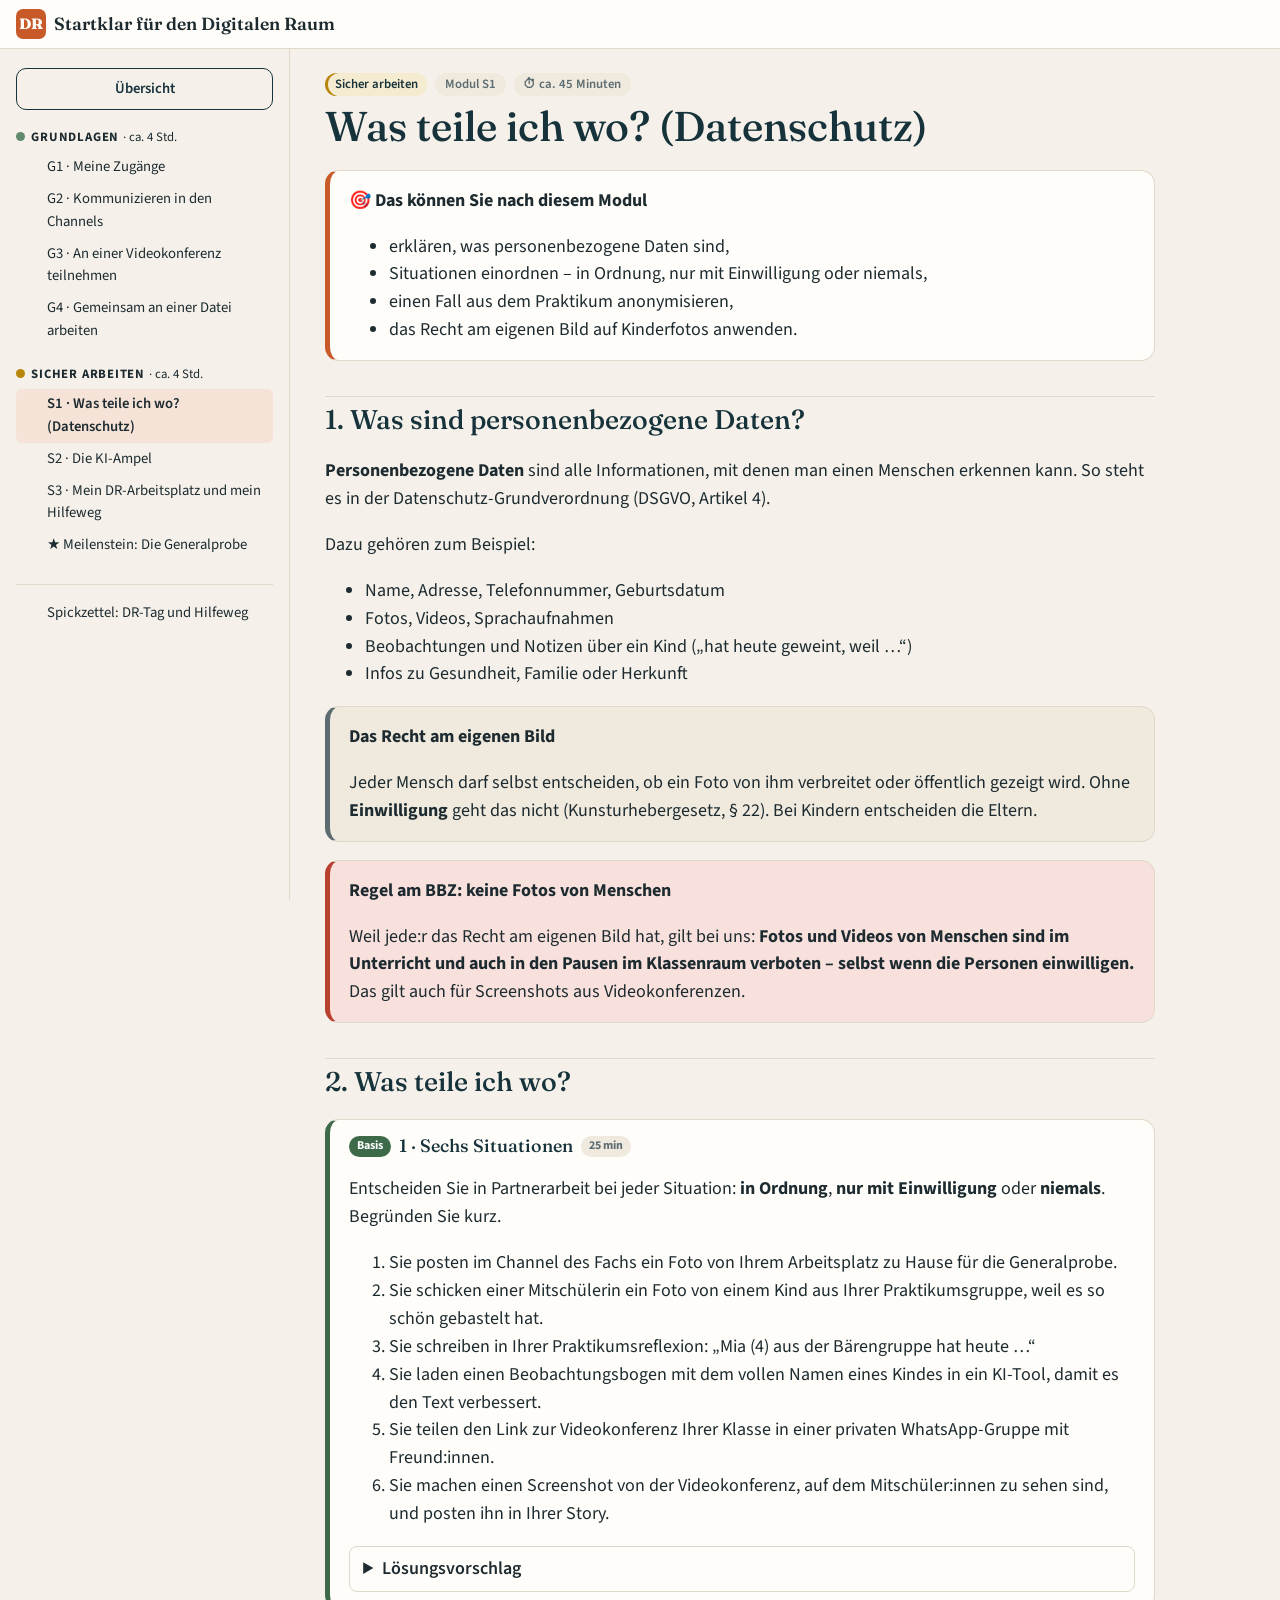
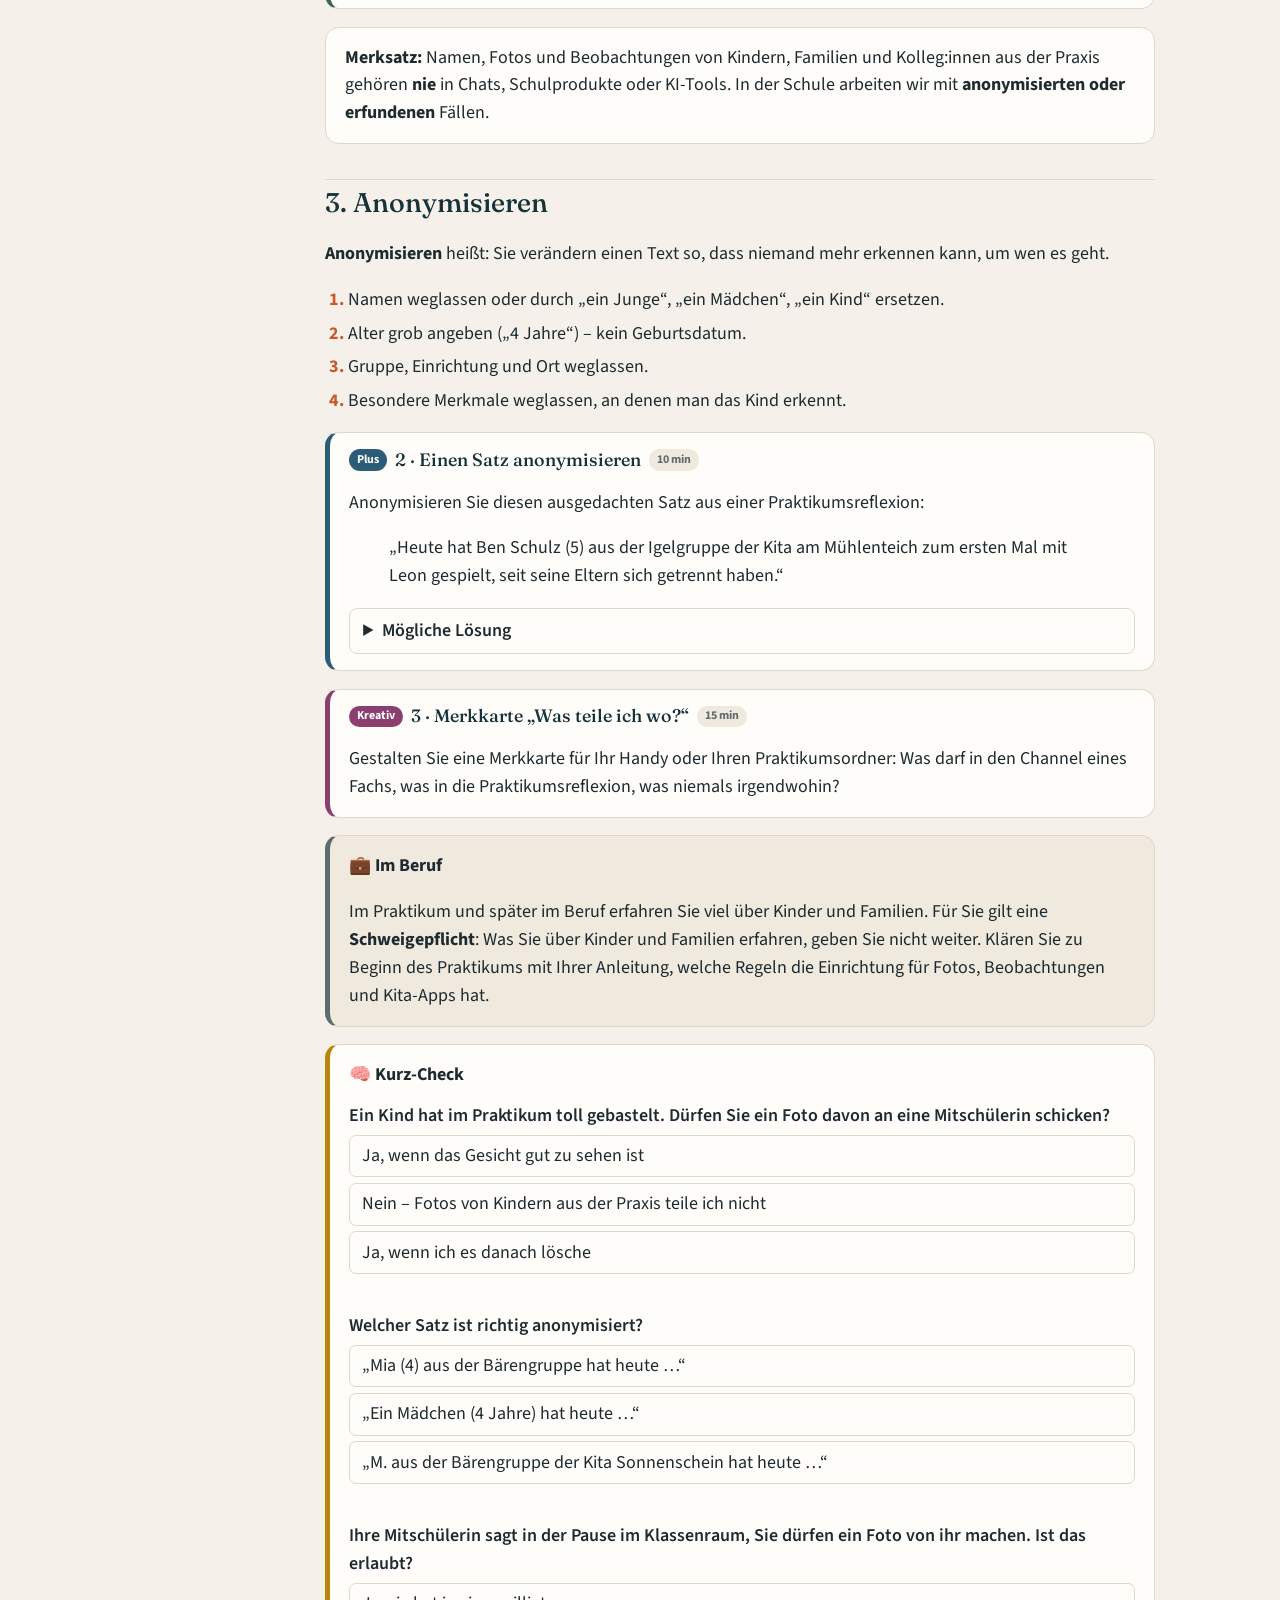
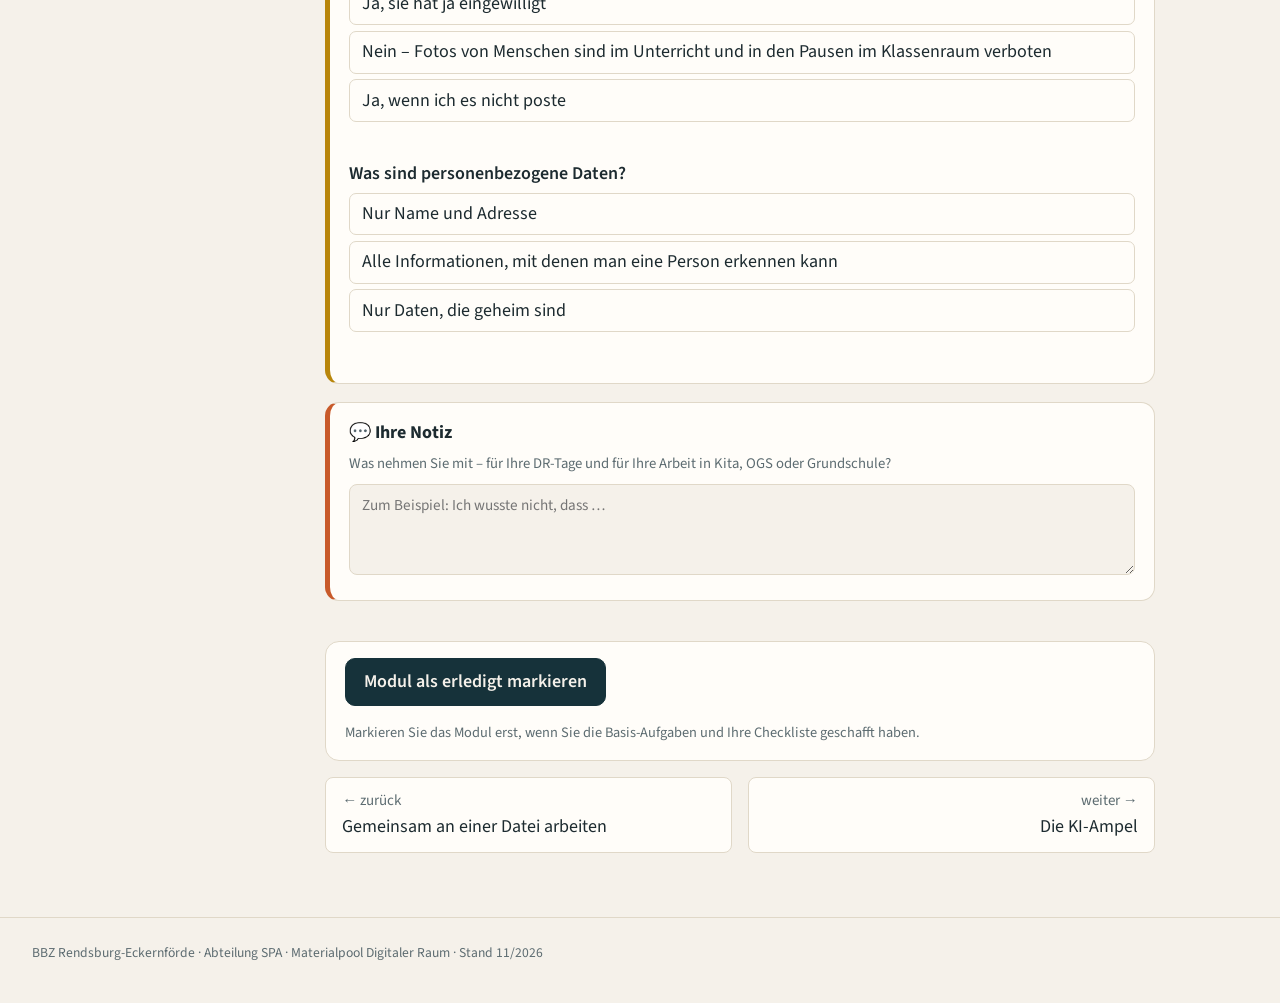
<file: docs/s1-was-teile-ich-wo-datenschutz.html>
<!doctype html>
<html lang="de">
<head>
<meta charset="utf-8">
<meta name="viewport" content="width=device-width, initial-scale=1">
<title>Was teile ich wo? (Datenschutz) – Startklar für den Digitalen Raum</title>
<link rel="stylesheet" href="assets/css/style.css">
<link rel="stylesheet" href="assets/css/kurs.css">
<script src="assets/js/kurs.js"></script>
<script src="assets/js/medien.js" defer></script>
<script src="assets/js/app.js" defer></script>
</head>
<body data-module="s1">
<header id="topbar"></header>
<div class="layout">
<nav id="sidebar" aria-label="Lernpfad"></nav>
<main>
<div class="box goals"><div class="box-title">🎯 Das können Sie nach diesem Modul</div><ul><li>erklären, was personenbezogene Daten sind,</li><li>Situationen einordnen – in Ordnung, nur mit Einwilligung oder niemals,</li><li>einen Fall aus dem Praktikum anonymisieren,</li><li>das Recht am eigenen Bild auf Kinderfotos anwenden.</li></ul></div><h2>1. Was sind personenbezogene Daten?</h2>
<p><strong>Personenbezogene Daten</strong> sind alle Informationen, mit denen man einen Menschen erkennen kann. So steht es in der Datenschutz-Grundverordnung (DSGVO, Artikel 4).</p>
<p>Dazu gehören zum Beispiel:</p>
<ul>
<li>Name, Adresse, Telefonnummer, Geburtsdatum</li>
<li>Fotos, Videos, Sprachaufnahmen</li>
<li>Beobachtungen und Notizen über ein Kind („hat heute geweint, weil …“)</li>
<li>Infos zu Gesundheit, Familie oder Herkunft</li>
</ul>
<div class="box note"><div class="box-title">Das Recht am eigenen Bild</div><p>Jeder Mensch darf selbst entscheiden, ob ein Foto von ihm verbreitet oder öffentlich gezeigt wird. Ohne <strong>Einwilligung</strong> geht das nicht (Kunsturhebergesetz, § 22). Bei Kindern entscheiden die Eltern.</p>
</div><div class="box warn"><div class="box-title">Regel am BBZ: keine Fotos von Menschen</div><p>Weil jede:r das Recht am eigenen Bild hat, gilt bei uns: <strong>Fotos und Videos von Menschen sind im Unterricht und auch in den Pausen im Klassenraum verboten – selbst wenn die Personen einwilligen.</strong> Das gilt auch für Screenshots aus Videokonferenzen.</p>
</div><h2>2. Was teile ich wo?</h2>
<div class="box task basis"><div class="task-head"><span class="lvl basis">Basis</span><h3>1 · Sechs Situationen</h3><span class="lvl time">25 min</span></div><p>Entscheiden Sie in Partnerarbeit bei jeder Situation: <strong>in Ordnung</strong>, <strong>nur mit Einwilligung</strong> oder <strong>niemals</strong>. Begründen Sie kurz.</p>
<ol>
<li>Sie posten im Channel des Fachs ein Foto von Ihrem Arbeitsplatz zu Hause für die Generalprobe.</li>
<li>Sie schicken einer Mitschülerin ein Foto von einem Kind aus Ihrer Praktikumsgruppe, weil es so schön gebastelt hat.</li>
<li>Sie schreiben in Ihrer Praktikumsreflexion: „Mia (4) aus der Bärengruppe hat heute …“</li>
<li>Sie laden einen Beobachtungsbogen mit dem vollen Namen eines Kindes in ein KI-Tool, damit es den Text verbessert.</li>
<li>Sie teilen den Link zur Videokonferenz Ihrer Klasse in einer privaten WhatsApp-Gruppe mit Freund:innen.</li>
<li>Sie machen einen Screenshot von der Videokonferenz, auf dem Mitschüler:innen zu sehen sind, und posten ihn in Ihrer Story.</li>
</ol>
<details><summary>Lösungsvorschlag</summary><ol>
<li><strong>In Ordnung</strong> – wenn nur Ihr Arbeitsplatz zu sehen ist (keine anderen Personen, keine Briefe mit Adresse).</li>
<li><strong>Niemals.</strong> Fotos von Kindern aus der Praxis gehören nicht in private Chats.</li>
<li><strong>Niemals</strong> so – anonymisieren: „Ein Mädchen (4 Jahre) hat heute …“</li>
<li><strong>Niemals.</strong> Namen und Beobachtungen von Kindern gehören nie in KI-Tools.</li>
<li><strong>Niemals.</strong> Fremde könnten in den Unterricht kommen.</li>
<li><strong>Niemals.</strong> Fotos und Screenshots von Menschen im Unterricht sind verboten – auch wenn alle einwilligen. Das gilt auch für den Unterricht per Videokonferenz.</li>
</ol>
</details></div><div class="box plain"><p><strong>Merksatz:</strong> Namen, Fotos und Beobachtungen von Kindern, Familien und Kolleg:innen aus der Praxis gehören <strong>nie</strong> in Chats, Schulprodukte oder KI-Tools. In der Schule arbeiten wir mit <strong>anonymisierten oder erfundenen</strong> Fällen.</p>
</div><h2>3. Anonymisieren</h2>
<p><strong>Anonymisieren</strong> heißt: Sie verändern einen Text so, dass niemand mehr erkennen kann, um wen es geht.</p>
<div class="schritte"><ol class="steps">
<li>Namen weglassen oder durch „ein Junge“, „ein Mädchen“, „ein Kind“ ersetzen.</li>
<li>Alter grob angeben („4 Jahre“) – kein Geburtsdatum.</li>
<li>Gruppe, Einrichtung und Ort weglassen.</li>
<li>Besondere Merkmale weglassen, an denen man das Kind erkennt.</li>
</ol>
</div><div class="box task plus"><div class="task-head"><span class="lvl plus">Plus</span><h3>2 · Einen Satz anonymisieren</h3><span class="lvl time">10 min</span></div><p>Anonymisieren Sie diesen ausgedachten Satz aus einer Praktikumsreflexion:</p>
<blockquote>
<p>„Heute hat Ben Schulz (5) aus der Igelgruppe der Kita am Mühlenteich zum ersten Mal mit Leon gespielt, seit seine Eltern sich getrennt haben.“</p>
</blockquote>
<details><summary>Mögliche Lösung</summary><p>„Heute hat ein Junge (5 Jahre) zum ersten Mal mit einem anderen Kind gespielt. Zu Hause hat sich in letzter Zeit etwas verändert.“
Auch die Trennung der Eltern ist eine sehr persönliche Information. Überlegen Sie, ob sie für Ihre Reflexion überhaupt nötig ist.</p>
</details></div><div class="box task kreativ"><div class="task-head"><span class="lvl kreativ">Kreativ</span><h3>3 · Merkkarte „Was teile ich wo?“</h3><span class="lvl time">15 min</span></div><p>Gestalten Sie eine Merkkarte für Ihr Handy oder Ihren Praktikumsordner: Was darf in den Channel eines Fachs, was in die Praktikumsreflexion, was niemals irgendwohin?</p>
</div><div class="box note"><div class="box-title">💼 Im Beruf</div><p>Im Praktikum und später im Beruf erfahren Sie viel über Kinder und Familien. Für Sie gilt eine <strong>Schweigepflicht</strong>: Was Sie über Kinder und Familien erfahren, geben Sie nicht weiter. Klären Sie zu Beginn des Praktikums mit Ihrer Anleitung, welche Regeln die Einrichtung für Fotos, Beobachtungen und Kita-Apps hat.</p>
</div><div class="box quiz"><div class="box-title">🧠 Kurz-Check</div><div class="qa" data-right="2"><p class="q">Ein Kind hat im Praktikum toll gebastelt. Dürfen Sie ein Foto davon an eine Mitschülerin schicken?</p><ol><li>Ja, wenn das Gesicht gut zu sehen ist</li><li>Nein – Fotos von Kindern aus der Praxis teile ich nicht</li><li>Ja, wenn ich es danach lösche</li></ol><p class="fb" data-ok="Richtig. Fotos von Kindern aus der Praxis gehören nicht in private Chats. Über Fotos entscheiden die Eltern und die Einrichtung." data-no="Auch gelöschte Fotos können schon weitergeleitet sein. Fotos von Kindern aus der Praxis teilen Sie nicht."></p></div><div class="qa" data-right="2"><p class="q">Welcher Satz ist richtig anonymisiert?</p><ol><li>„Mia (4) aus der Bärengruppe hat heute …“</li><li>„Ein Mädchen (4 Jahre) hat heute …“</li><li>„M. aus der Bärengruppe der Kita Sonnenschein hat heute …“</li></ol><p class="fb" data-ok="Genau. Kein Name, keine Gruppe, keine Einrichtung – niemand kann das Kind erkennen." data-no="Auch Abkürzungen, Gruppen- und Einrichtungsnamen können ein Kind erkennbar machen. Lassen Sie sie weg."></p></div><div class="qa" data-right="2"><p class="q">Ihre Mitschülerin sagt in der Pause im Klassenraum, Sie dürfen ein Foto von ihr machen. Ist das erlaubt?</p><ol><li>Ja, sie hat ja eingewilligt</li><li>Nein – Fotos von Menschen sind im Unterricht und in den Pausen im Klassenraum verboten</li><li>Ja, wenn ich es nicht poste</li></ol><p class="fb" data-ok="Richtig. Am BBZ gilt: keine Fotos von Menschen im Unterricht und in den Pausen im Klassenraum – auch mit Einwilligung nicht." data-no="Die Einwilligung reicht hier nicht. Im Unterricht und in den Pausen im Klassenraum sind Fotos von Menschen generell verboten."></p></div><div class="qa" data-right="2"><p class="q">Was sind personenbezogene Daten?</p><ol><li>Nur Name und Adresse</li><li>Alle Informationen, mit denen man eine Person erkennen kann</li><li>Nur Daten, die geheim sind</li></ol><p class="fb" data-ok="Richtig. Auch Fotos, Stimmen, Geburtsdaten oder Beobachtungen gehören dazu." data-no="Der Begriff ist viel weiter. Alles, womit man eine Person erkennen kann, gehört dazu – auch ein Foto oder eine Beobachtung."></p></div></div>
</main>
</div>
<footer class="site">BBZ Rendsburg-Eckernförde · Abteilung SPA · Materialpool Digitaler Raum · Stand 11/2026</footer>
</body>
</html>
</file>
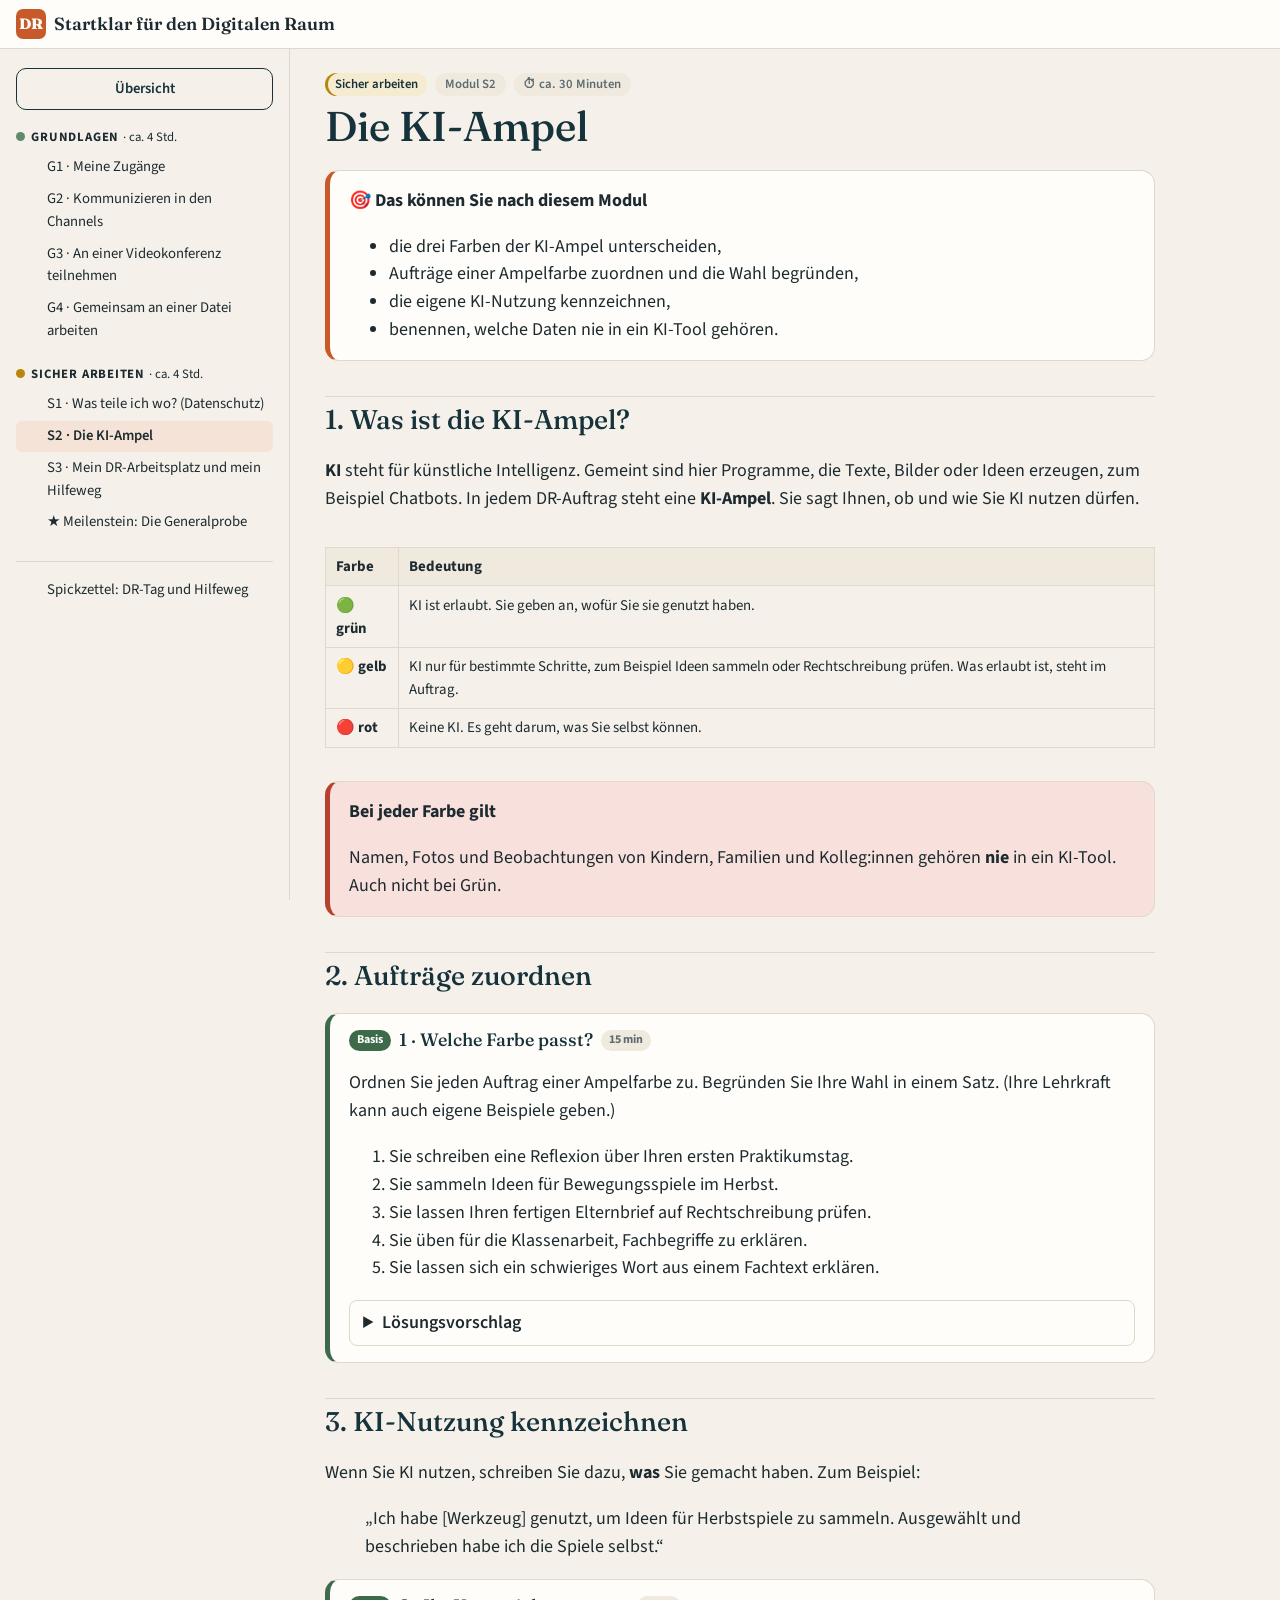
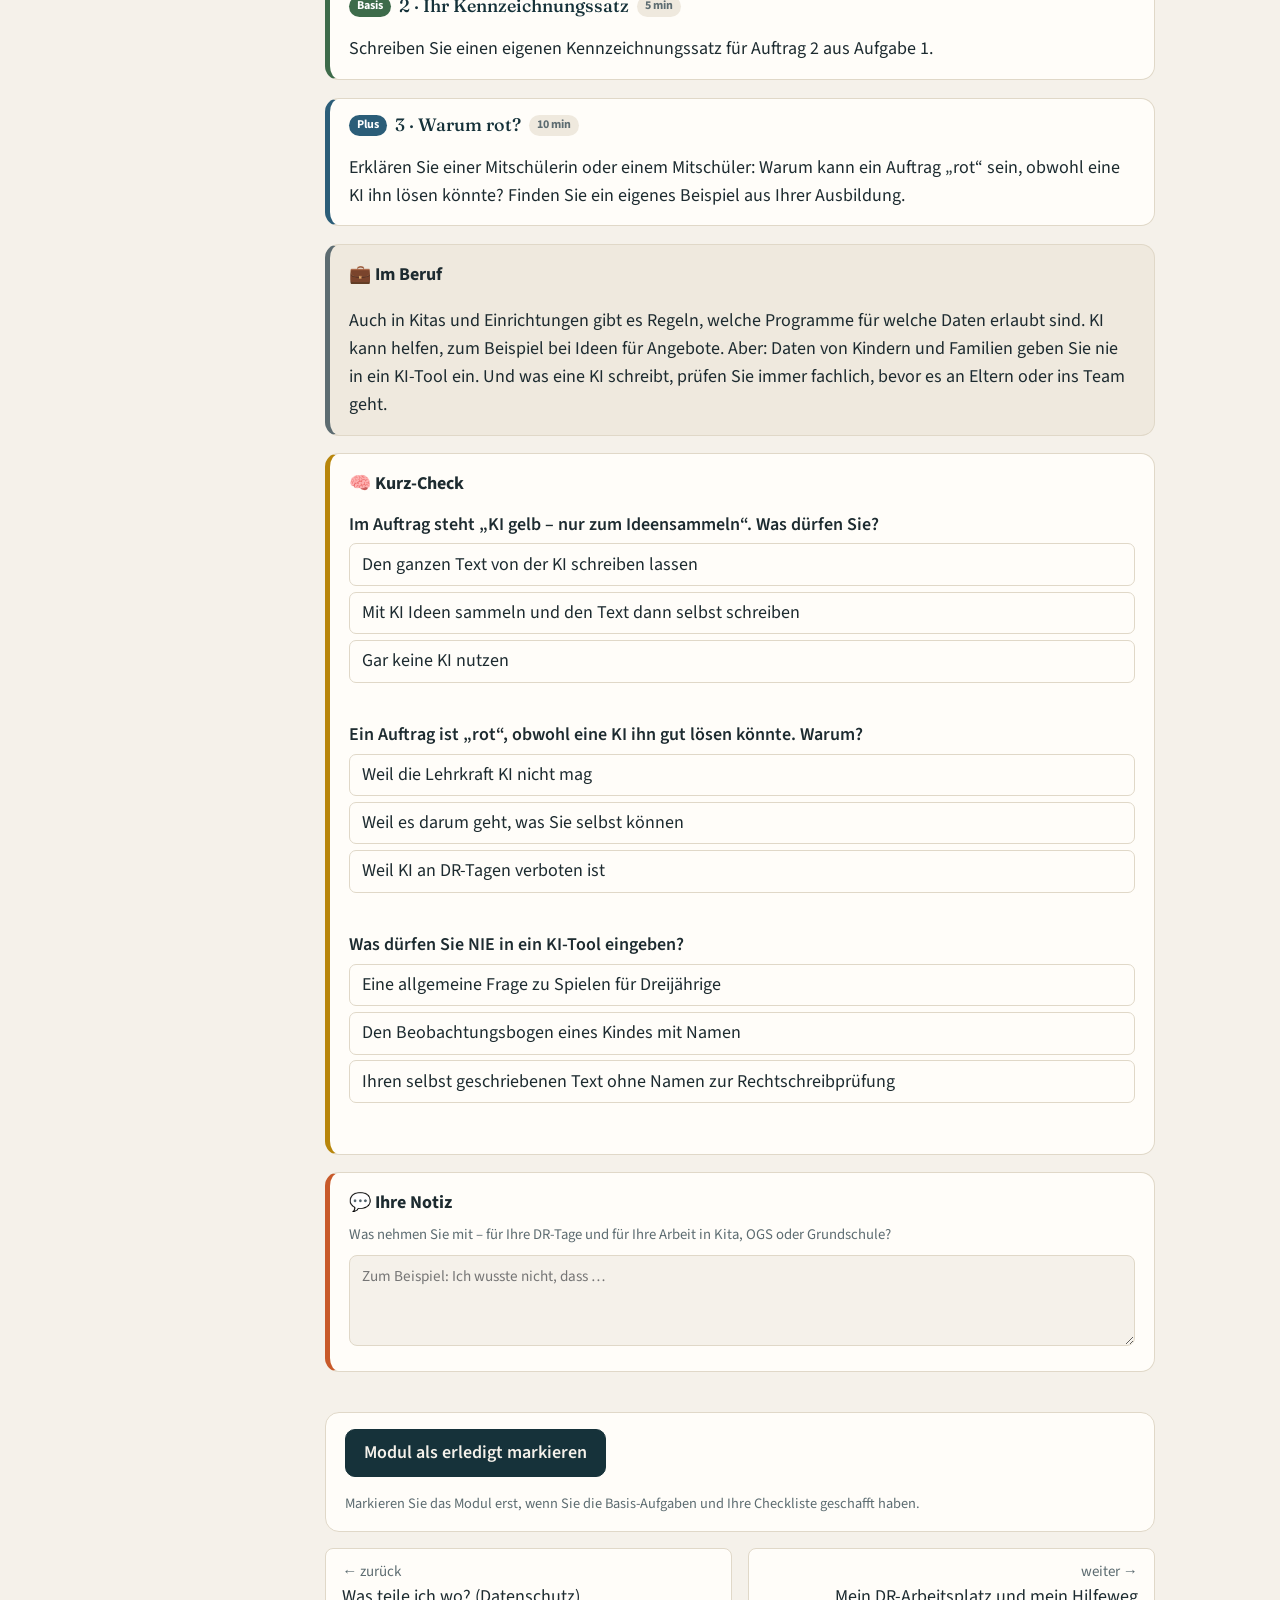
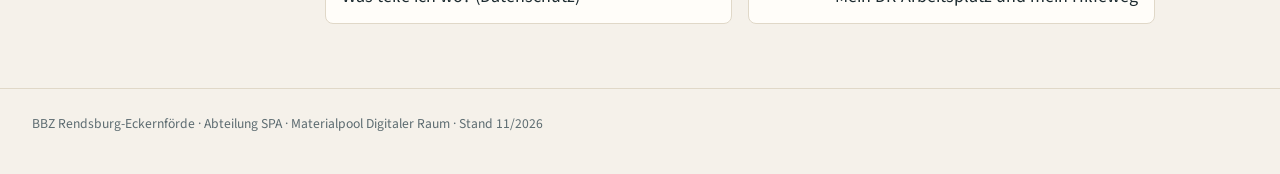
<file: docs/s2-die-ki-ampel.html>
<!doctype html>
<html lang="de">
<head>
<meta charset="utf-8">
<meta name="viewport" content="width=device-width, initial-scale=1">
<title>Die KI-Ampel – Startklar für den Digitalen Raum</title>
<link rel="stylesheet" href="assets/css/style.css">
<link rel="stylesheet" href="assets/css/kurs.css">
<script src="assets/js/kurs.js"></script>
<script src="assets/js/medien.js" defer></script>
<script src="assets/js/app.js" defer></script>
</head>
<body data-module="s2">
<header id="topbar"></header>
<div class="layout">
<nav id="sidebar" aria-label="Lernpfad"></nav>
<main>
<div class="box goals"><div class="box-title">🎯 Das können Sie nach diesem Modul</div><ul><li>die drei Farben der KI-Ampel unterscheiden,</li><li>Aufträge einer Ampelfarbe zuordnen und die Wahl begründen,</li><li>die eigene KI-Nutzung kennzeichnen,</li><li>benennen, welche Daten nie in ein KI-Tool gehören.</li></ul></div><h2>1. Was ist die KI-Ampel?</h2>
<p><strong>KI</strong> steht für künstliche Intelligenz. Gemeint sind hier Programme, die Texte, Bilder oder Ideen erzeugen, zum Beispiel Chatbots. In jedem DR-Auftrag steht eine <strong>KI-Ampel</strong>. Sie sagt Ihnen, ob und wie Sie KI nutzen dürfen.</p>
<div class="table-wrap"><table>
<thead>
<tr>
<th>Farbe</th>
<th>Bedeutung</th>
</tr>
</thead>
<tbody>
<tr>
<td>🟢 <strong>grün</strong></td>
<td>KI ist erlaubt. Sie geben an, wofür Sie sie genutzt haben.</td>
</tr>
<tr>
<td>🟡 <strong>gelb</strong></td>
<td>KI nur für bestimmte Schritte, zum Beispiel Ideen sammeln oder Rechtschreibung prüfen. Was erlaubt ist, steht im Auftrag.</td>
</tr>
<tr>
<td>🔴 <strong>rot</strong></td>
<td>Keine KI. Es geht darum, was Sie selbst können.</td>
</tr>
</tbody>
</table></div>
<div class="box warn"><div class="box-title">Bei jeder Farbe gilt</div><p>Namen, Fotos und Beobachtungen von Kindern, Familien und Kolleg:innen gehören <strong>nie</strong> in ein KI-Tool. Auch nicht bei Grün.</p>
</div><h2>2. Aufträge zuordnen</h2>
<div class="box task basis"><div class="task-head"><span class="lvl basis">Basis</span><h3>1 · Welche Farbe passt?</h3><span class="lvl time">15 min</span></div><p>Ordnen Sie jeden Auftrag einer Ampelfarbe zu. Begründen Sie Ihre Wahl in einem Satz. (Ihre Lehrkraft kann auch eigene Beispiele geben.)</p>
<ol>
<li>Sie schreiben eine Reflexion über Ihren ersten Praktikumstag.</li>
<li>Sie sammeln Ideen für Bewegungsspiele im Herbst.</li>
<li>Sie lassen Ihren fertigen Elternbrief auf Rechtschreibung prüfen.</li>
<li>Sie üben für die Klassenarbeit, Fachbegriffe zu erklären.</li>
<li>Sie lassen sich ein schwieriges Wort aus einem Fachtext erklären.</li>
</ol>
<details><summary>Lösungsvorschlag</summary><p>Die Farbe legt immer die Lehrkraft fest. Typisch wäre:</p>
<ol>
<li><strong>Rot</strong> – Ihre eigenen Erfahrungen und Gedanken zählen.</li>
<li><strong>Grün oder Gelb</strong> – Ideen sammeln ist ein guter KI-Einsatz. Prüfen Sie die Ideen aber selbst.</li>
<li><strong>Gelb</strong> – Rechtschreibung prüfen ja, Inhalt umschreiben lassen nein.</li>
<li><strong>Rot</strong> – Sie sollen es selbst können.</li>
<li><strong>Grün</strong> – mit Angabe. Prüfen Sie die Erklärung im Fachbuch nach.</li>
</ol>
</details></div><h2>3. KI-Nutzung kennzeichnen</h2>
<p>Wenn Sie KI nutzen, schreiben Sie dazu, <strong>was</strong> Sie gemacht haben. Zum Beispiel:</p>
<blockquote>
<p>„Ich habe [Werkzeug] genutzt, um Ideen für Herbstspiele zu sammeln. Ausgewählt und beschrieben habe ich die Spiele selbst.“</p>
</blockquote>
<div class="box task basis"><div class="task-head"><span class="lvl basis">Basis</span><h3>2 · Ihr Kennzeichnungssatz</h3><span class="lvl time">5 min</span></div><p>Schreiben Sie einen eigenen Kennzeichnungssatz für Auftrag 2 aus Aufgabe 1.</p>
</div><div class="box task plus"><div class="task-head"><span class="lvl plus">Plus</span><h3>3 · Warum rot?</h3><span class="lvl time">10 min</span></div><p>Erklären Sie einer Mitschülerin oder einem Mitschüler: Warum kann ein Auftrag „rot“ sein, obwohl eine KI ihn lösen könnte? Finden Sie ein eigenes Beispiel aus Ihrer Ausbildung.</p>
</div><div class="box note"><div class="box-title">💼 Im Beruf</div><p>Auch in Kitas und Einrichtungen gibt es Regeln, welche Programme für welche Daten erlaubt sind. KI kann helfen, zum Beispiel bei Ideen für Angebote. Aber: Daten von Kindern und Familien geben Sie nie in ein KI-Tool ein. Und was eine KI schreibt, prüfen Sie immer fachlich, bevor es an Eltern oder ins Team geht.</p>
</div><div class="box quiz"><div class="box-title">🧠 Kurz-Check</div><div class="qa" data-right="2"><p class="q">Im Auftrag steht „KI gelb – nur zum Ideensammeln“. Was dürfen Sie?</p><ol><li>Den ganzen Text von der KI schreiben lassen</li><li>Mit KI Ideen sammeln und den Text dann selbst schreiben</li><li>Gar keine KI nutzen</li></ol><p class="fb" data-ok="Richtig. Gelb heißt: KI nur für die Schritte, die im Auftrag stehen." data-no="Gelb ist ein „Ja, aber“. Sie dürfen KI nur für den genannten Schritt nutzen – hier: Ideen sammeln."></p></div><div class="qa" data-right="2"><p class="q">Ein Auftrag ist „rot“, obwohl eine KI ihn gut lösen könnte. Warum?</p><ol><li>Weil die Lehrkraft KI nicht mag</li><li>Weil es darum geht, was Sie selbst können</li><li>Weil KI an DR-Tagen verboten ist</li></ol><p class="fb" data-ok="Genau. Bei Rot sollen Sie zeigen und üben, was Sie selbst können." data-no="Rot heißt nicht „KI ist schlecht“. Es geht darum, dass Sie selbst etwas üben oder zeigen."></p></div><div class="qa" data-right="2"><p class="q">Was dürfen Sie NIE in ein KI-Tool eingeben?</p><ol><li>Eine allgemeine Frage zu Spielen für Dreijährige</li><li>Den Beobachtungsbogen eines Kindes mit Namen</li><li>Ihren selbst geschriebenen Text ohne Namen zur Rechtschreibprüfung</li></ol><p class="fb" data-ok="Richtig. Namen und Daten von Kindern, Familien oder Kolleg:innen gehören nie in ein KI-Tool." data-no="Allgemeine Fragen und eigene Texte ohne Personendaten sind möglich (wenn die Ampel es erlaubt). Daten von Kindern niemals."></p></div></div>
</main>
</div>
<footer class="site">BBZ Rendsburg-Eckernförde · Abteilung SPA · Materialpool Digitaler Raum · Stand 11/2026</footer>
</body>
</html>
</file>
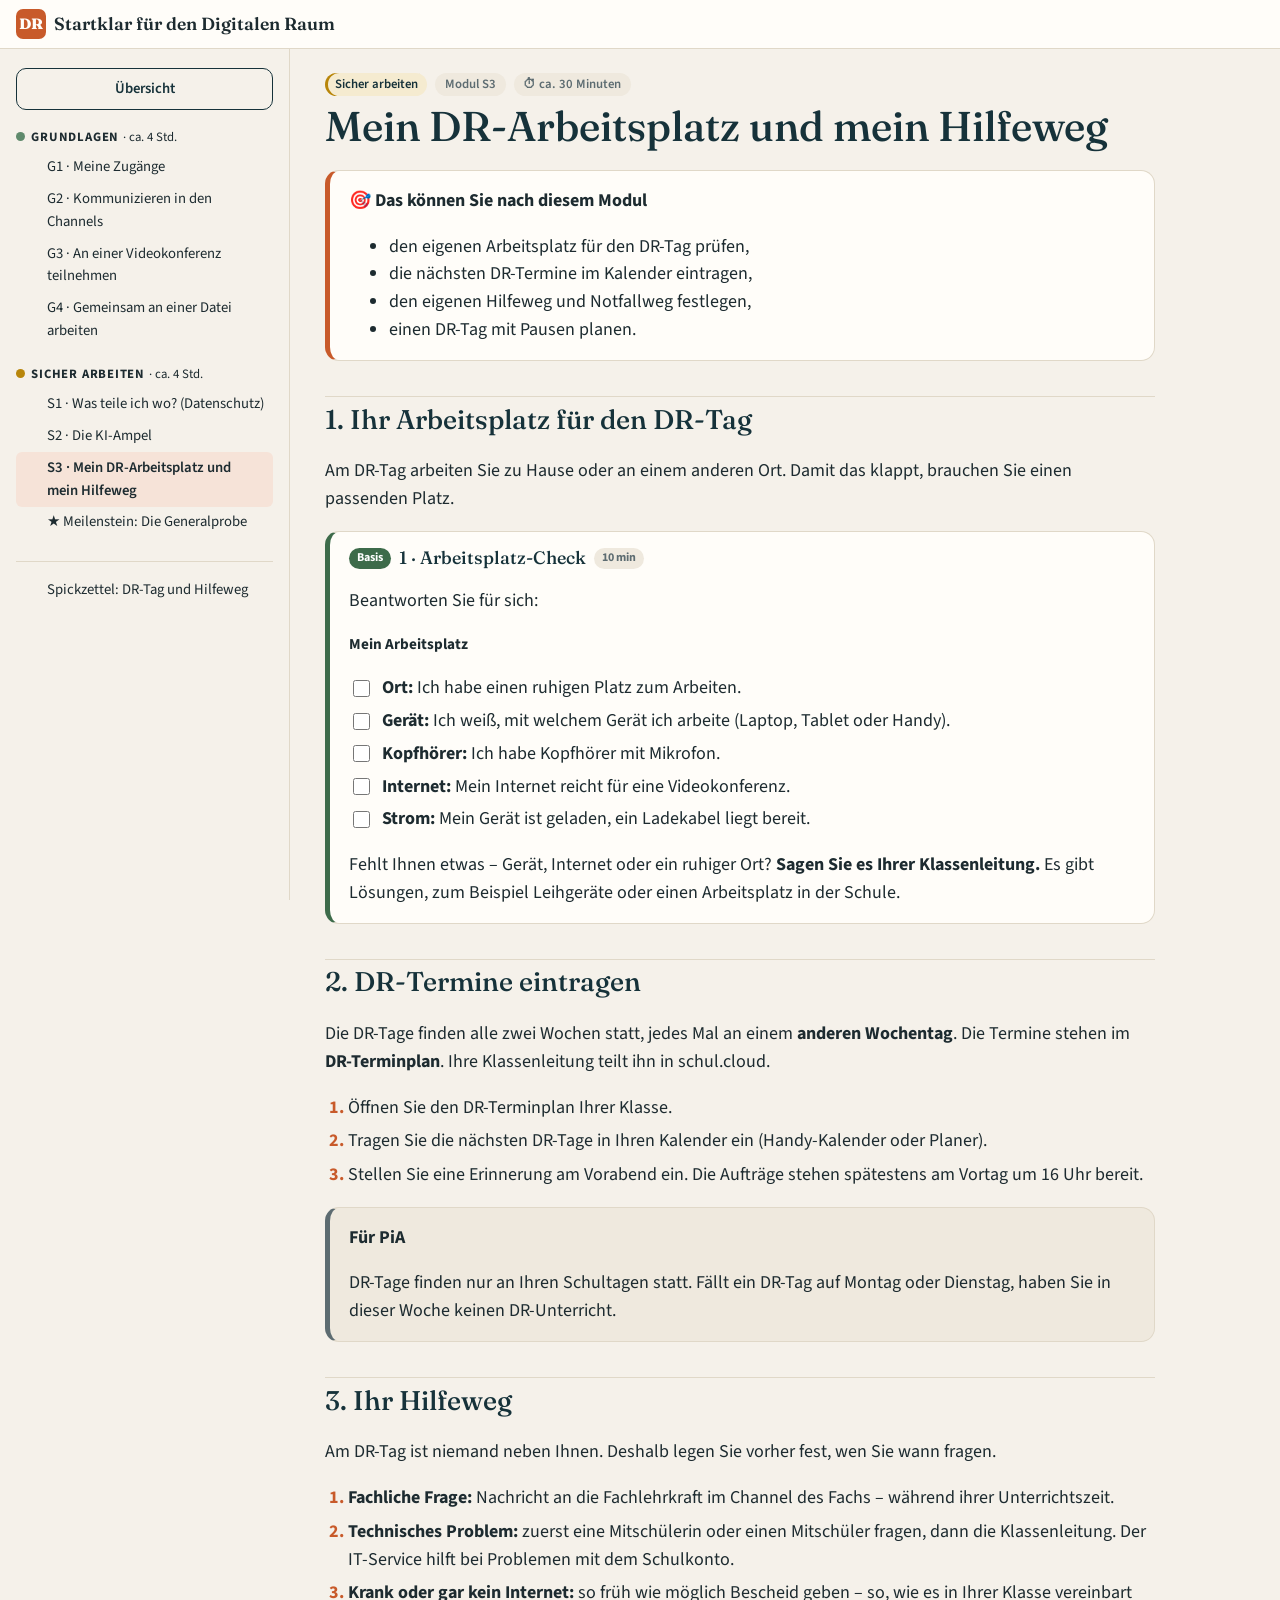
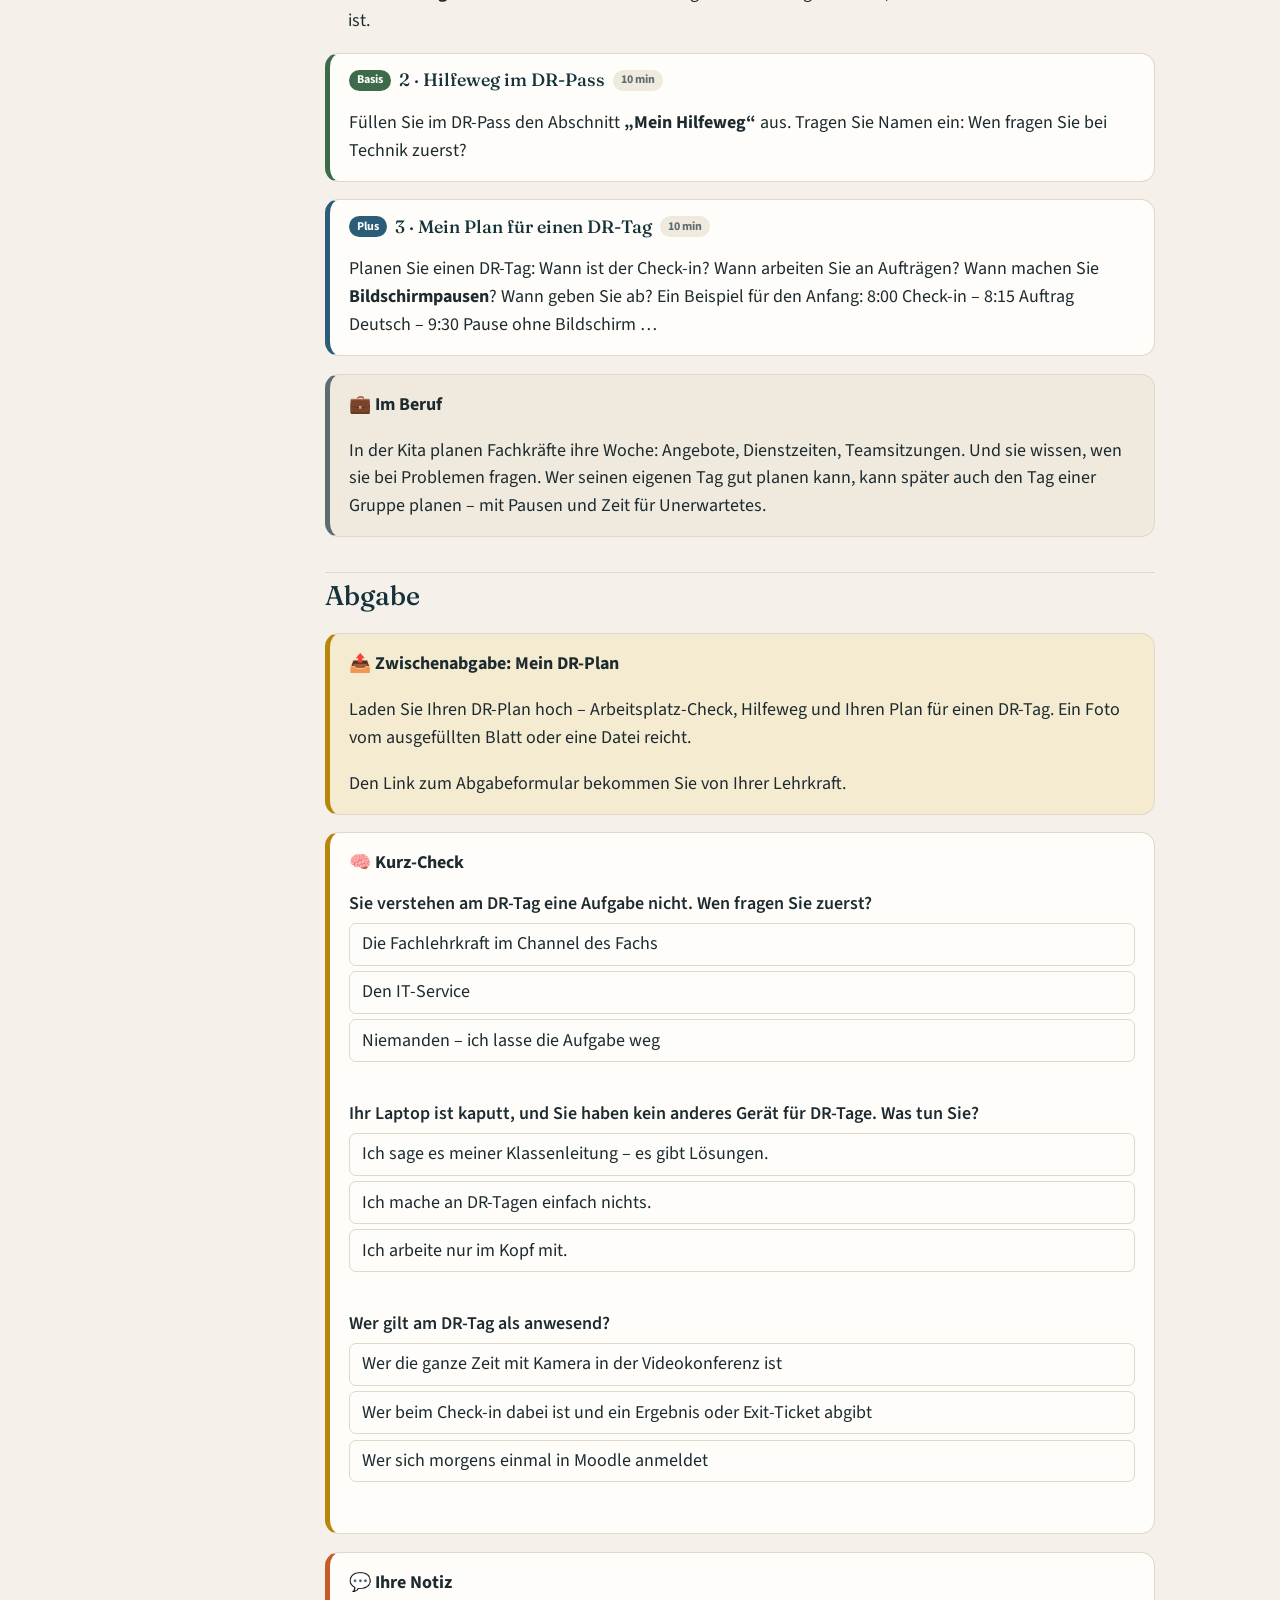
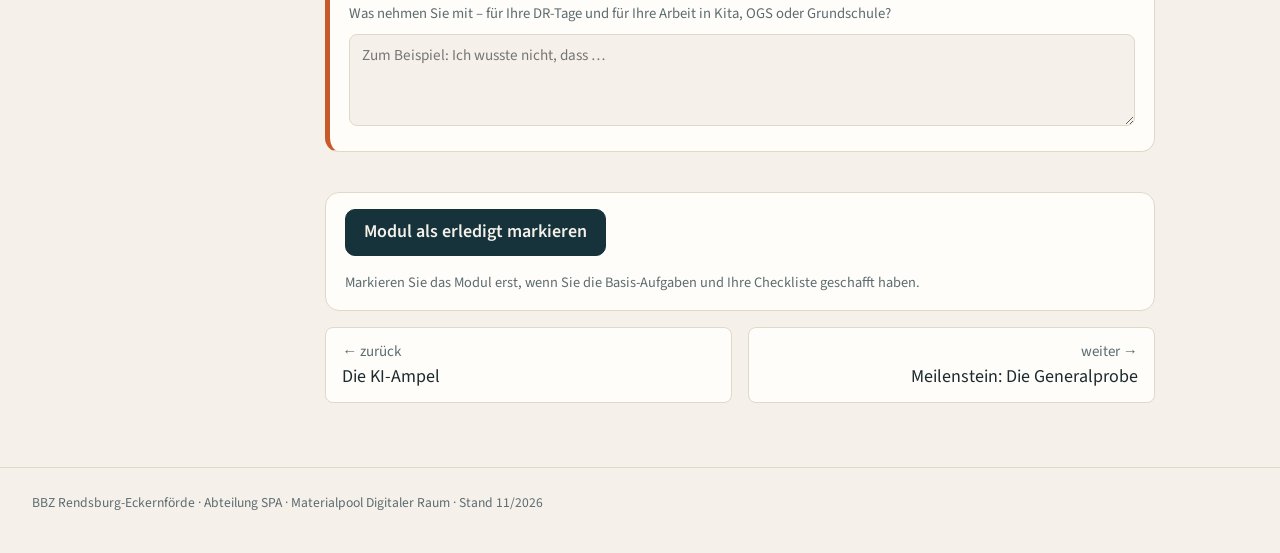
<file: docs/s3-mein-dr-arbeitsplatz-und-mein-hilfeweg.html>
<!doctype html>
<html lang="de">
<head>
<meta charset="utf-8">
<meta name="viewport" content="width=device-width, initial-scale=1">
<title>Mein DR-Arbeitsplatz und mein Hilfeweg – Startklar für den Digitalen Raum</title>
<link rel="stylesheet" href="assets/css/style.css">
<link rel="stylesheet" href="assets/css/kurs.css">
<script src="assets/js/kurs.js"></script>
<script src="assets/js/medien.js" defer></script>
<script src="assets/js/app.js" defer></script>
</head>
<body data-module="s3">
<header id="topbar"></header>
<div class="layout">
<nav id="sidebar" aria-label="Lernpfad"></nav>
<main>
<div class="box goals"><div class="box-title">🎯 Das können Sie nach diesem Modul</div><ul><li>den eigenen Arbeitsplatz für den DR-Tag prüfen,</li><li>die nächsten DR-Termine im Kalender eintragen,</li><li>den eigenen Hilfeweg und Notfallweg festlegen,</li><li>einen DR-Tag mit Pausen planen.</li></ul></div><h2>1. Ihr Arbeitsplatz für den DR-Tag</h2>
<p>Am DR-Tag arbeiten Sie zu Hause oder an einem anderen Ort. Damit das klappt, brauchen Sie einen passenden Platz.</p>
<div class="box task basis"><div class="task-head"><span class="lvl basis">Basis</span><h3>1 · Arbeitsplatz-Check</h3><span class="lvl time">10 min</span></div><p>Beantworten Sie für sich:</p>
<div class="checkliste"><div class="check-title">Mein Arbeitsplatz</div><ul class="check">
<li><strong>Ort:</strong> Ich habe einen ruhigen Platz zum Arbeiten.</li>
<li><strong>Gerät:</strong> Ich weiß, mit welchem Gerät ich arbeite (Laptop, Tablet oder Handy).</li>
<li><strong>Kopfhörer:</strong> Ich habe Kopfhörer mit Mikrofon.</li>
<li><strong>Internet:</strong> Mein Internet reicht für eine Videokonferenz.</li>
<li><strong>Strom:</strong> Mein Gerät ist geladen, ein Ladekabel liegt bereit.</li>
</ul>
</div><p>Fehlt Ihnen etwas – Gerät, Internet oder ein ruhiger Ort? <strong>Sagen Sie es Ihrer Klassenleitung.</strong> Es gibt Lösungen, zum Beispiel Leihgeräte oder einen Arbeitsplatz in der Schule.</p>
</div><h2>2. DR-Termine eintragen</h2>
<p>Die DR-Tage finden alle zwei Wochen statt, jedes Mal an einem <strong>anderen Wochentag</strong>. Die Termine stehen im <strong>DR-Terminplan</strong>. Ihre Klassenleitung teilt ihn in schul.cloud.</p>
<div class="schritte"><ol class="steps">
<li>Öffnen Sie den DR-Terminplan Ihrer Klasse.</li>
<li>Tragen Sie die nächsten DR-Tage in Ihren Kalender ein (Handy-Kalender oder Planer).</li>
<li>Stellen Sie eine Erinnerung am Vorabend ein. Die Aufträge stehen spätestens am Vortag um 16 Uhr bereit.</li>
</ol>
</div><div class="box note"><div class="box-title">Für PiA</div><p>DR-Tage finden nur an Ihren Schultagen statt. Fällt ein DR-Tag auf Montag oder Dienstag, haben Sie in dieser Woche keinen DR-Unterricht.</p>
</div><h2>3. Ihr Hilfeweg</h2>
<p>Am DR-Tag ist niemand neben Ihnen. Deshalb legen Sie vorher fest, wen Sie wann fragen.</p>
<div class="schritte"><ol class="steps">
<li><strong>Fachliche Frage:</strong> Nachricht an die Fachlehrkraft im Channel des Fachs – während ihrer Unterrichtszeit.</li>
<li><strong>Technisches Problem:</strong> zuerst eine Mitschülerin oder einen Mitschüler fragen, dann die Klassenleitung. Der IT-Service hilft bei Problemen mit dem Schulkonto.</li>
<li><strong>Krank oder gar kein Internet:</strong> so früh wie möglich Bescheid geben – so, wie es in Ihrer Klasse vereinbart ist.</li>
</ol>
</div><div class="box task basis"><div class="task-head"><span class="lvl basis">Basis</span><h3>2 · Hilfeweg im DR-Pass</h3><span class="lvl time">10 min</span></div><p>Füllen Sie im DR-Pass den Abschnitt <strong>„Mein Hilfeweg“</strong> aus. Tragen Sie Namen ein: Wen fragen Sie bei Technik zuerst?</p>
</div><div class="box task plus"><div class="task-head"><span class="lvl plus">Plus</span><h3>3 · Mein Plan für einen DR-Tag</h3><span class="lvl time">10 min</span></div><p>Planen Sie einen DR-Tag: Wann ist der Check-in? Wann arbeiten Sie an Aufträgen? Wann machen Sie <strong>Bildschirmpausen</strong>? Wann geben Sie ab?
Ein Beispiel für den Anfang: 8:00 Check-in – 8:15 Auftrag Deutsch – 9:30 Pause ohne Bildschirm …</p>
</div><div class="box note"><div class="box-title">💼 Im Beruf</div><p>In der Kita planen Fachkräfte ihre Woche: Angebote, Dienstzeiten, Teamsitzungen. Und sie wissen, wen sie bei Problemen fragen. Wer seinen eigenen Tag gut planen kann, kann später auch den Tag einer Gruppe planen – mit Pausen und Zeit für Unerwartetes.</p>
</div><h2>Abgabe</h2><div class="box download"><div class="box-title">📤 Zwischenabgabe: Mein DR-Plan</div><p>Laden Sie Ihren DR-Plan hoch – Arbeitsplatz-Check, Hilfeweg und Ihren Plan für einen DR-Tag. Ein Foto vom ausgefüllten Blatt oder eine Datei reicht.</p>
<div class="abgabe" data-option="Mein DR-Arbeitsplatz und mein Hilfeweg"></div></div><div class="box quiz"><div class="box-title">🧠 Kurz-Check</div><div class="qa" data-right="1"><p class="q">Sie verstehen am DR-Tag eine Aufgabe nicht. Wen fragen Sie zuerst?</p><ol><li>Die Fachlehrkraft im Channel des Fachs</li><li>Den IT-Service</li><li>Niemanden – ich lasse die Aufgabe weg</li></ol><p class="fb" data-ok="Richtig. Fachliche Fragen gehen an die Fachlehrkraft – während ihrer Unterrichtszeit." data-no="Bei Fragen zur Aufgabe hilft die Fachlehrkraft. Schreiben Sie ihr im Channel des Fachs."></p></div><div class="qa" data-right="1"><p class="q">Ihr Laptop ist kaputt, und Sie haben kein anderes Gerät für DR-Tage. Was tun Sie?</p><ol><li>Ich sage es meiner Klassenleitung – es gibt Lösungen.</li><li>Ich mache an DR-Tagen einfach nichts.</li><li>Ich arbeite nur im Kopf mit.</li></ol><p class="fb" data-ok="Genau. Es gibt zum Beispiel Leihgeräte. Sagen Sie es rechtzeitig." data-no="Bleiben Sie damit nicht allein. Die Klassenleitung kennt Lösungen, zum Beispiel Leihgeräte."></p></div><div class="qa" data-right="2"><p class="q">Wer gilt am DR-Tag als anwesend?</p><ol><li>Wer die ganze Zeit mit Kamera in der Videokonferenz ist</li><li>Wer beim Check-in dabei ist und ein Ergebnis oder Exit-Ticket abgibt</li><li>Wer sich morgens einmal in Moodle anmeldet</li></ol><p class="fb" data-ok="Richtig. Anwesenheit heißt: Check-in und Ergebnis bzw. Exit-Ticket." data-no="Am DR-Tag zählen Check-in und Ergebnis bzw. Exit-Ticket – nicht Kamera oder Login."></p></div></div>
</main>
</div>
<footer class="site">BBZ Rendsburg-Eckernförde · Abteilung SPA · Materialpool Digitaler Raum · Stand 11/2026</footer>
</body>
</html>
</file>
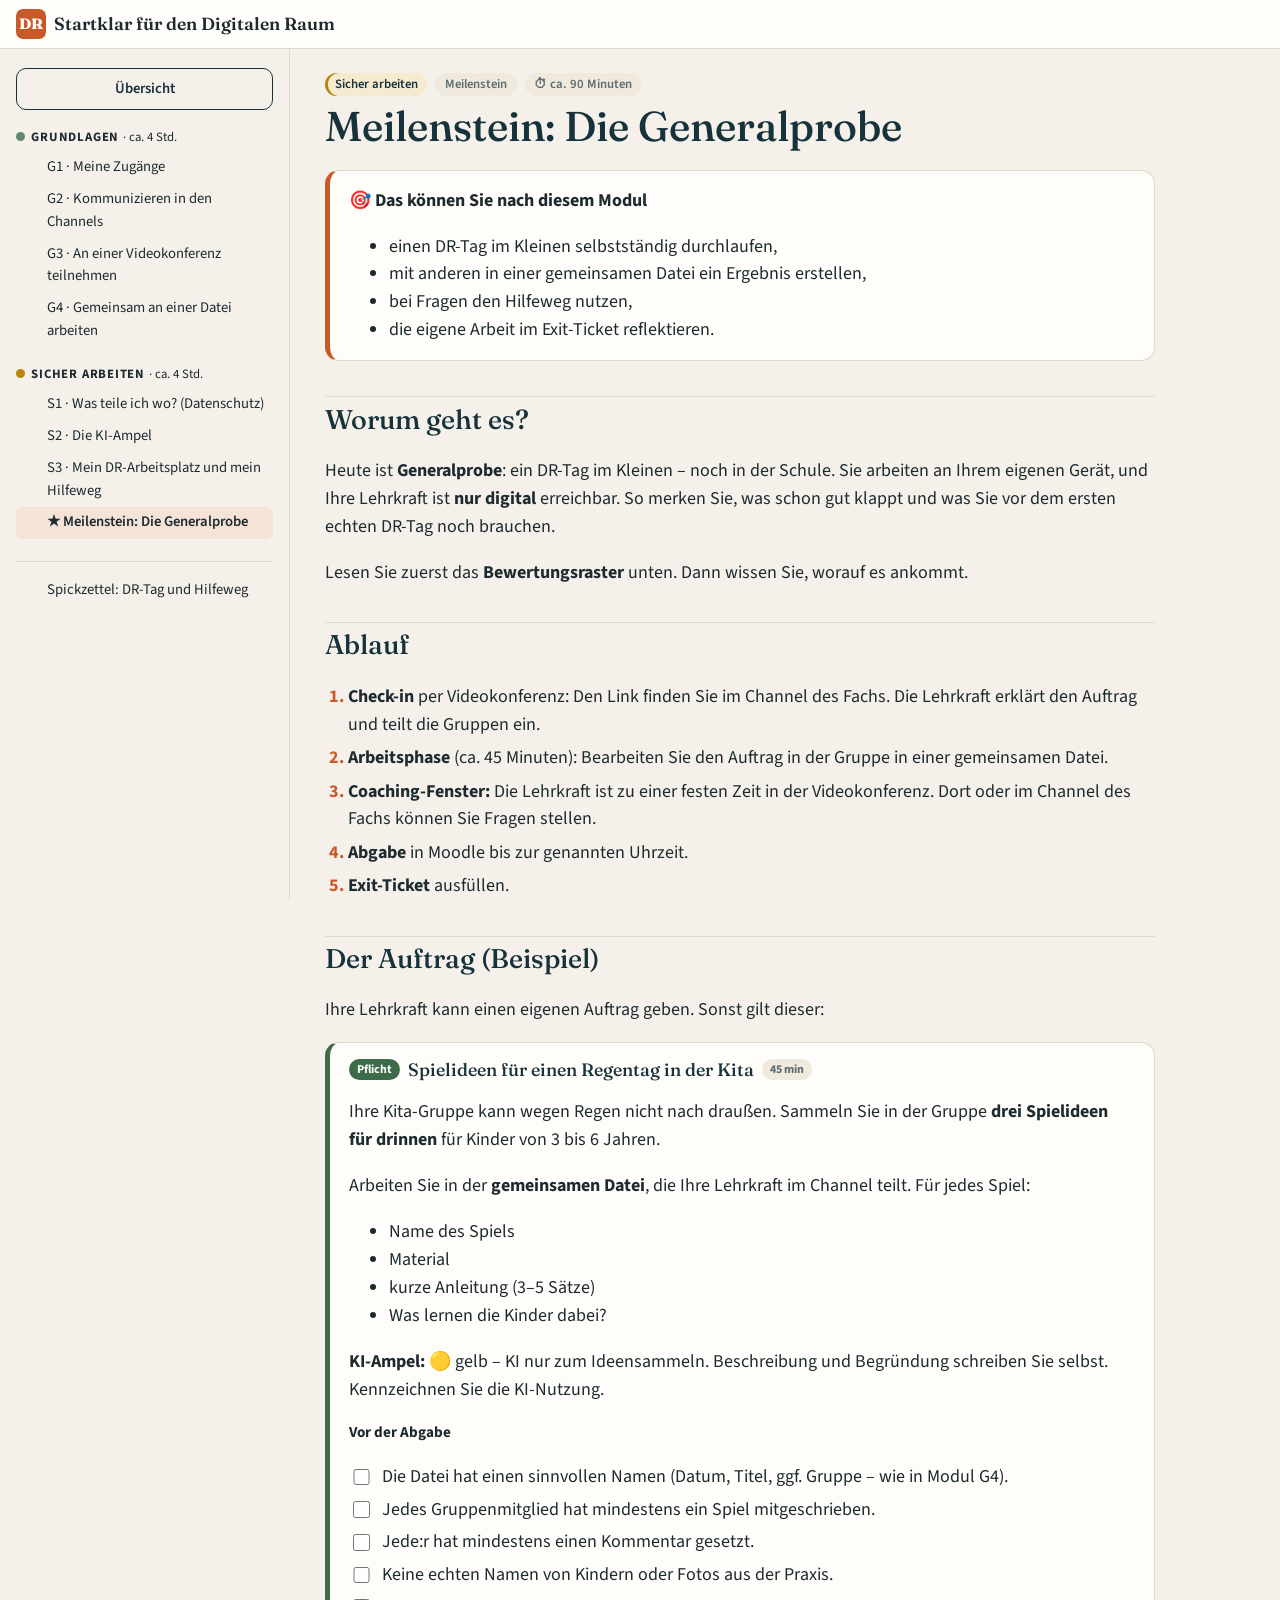
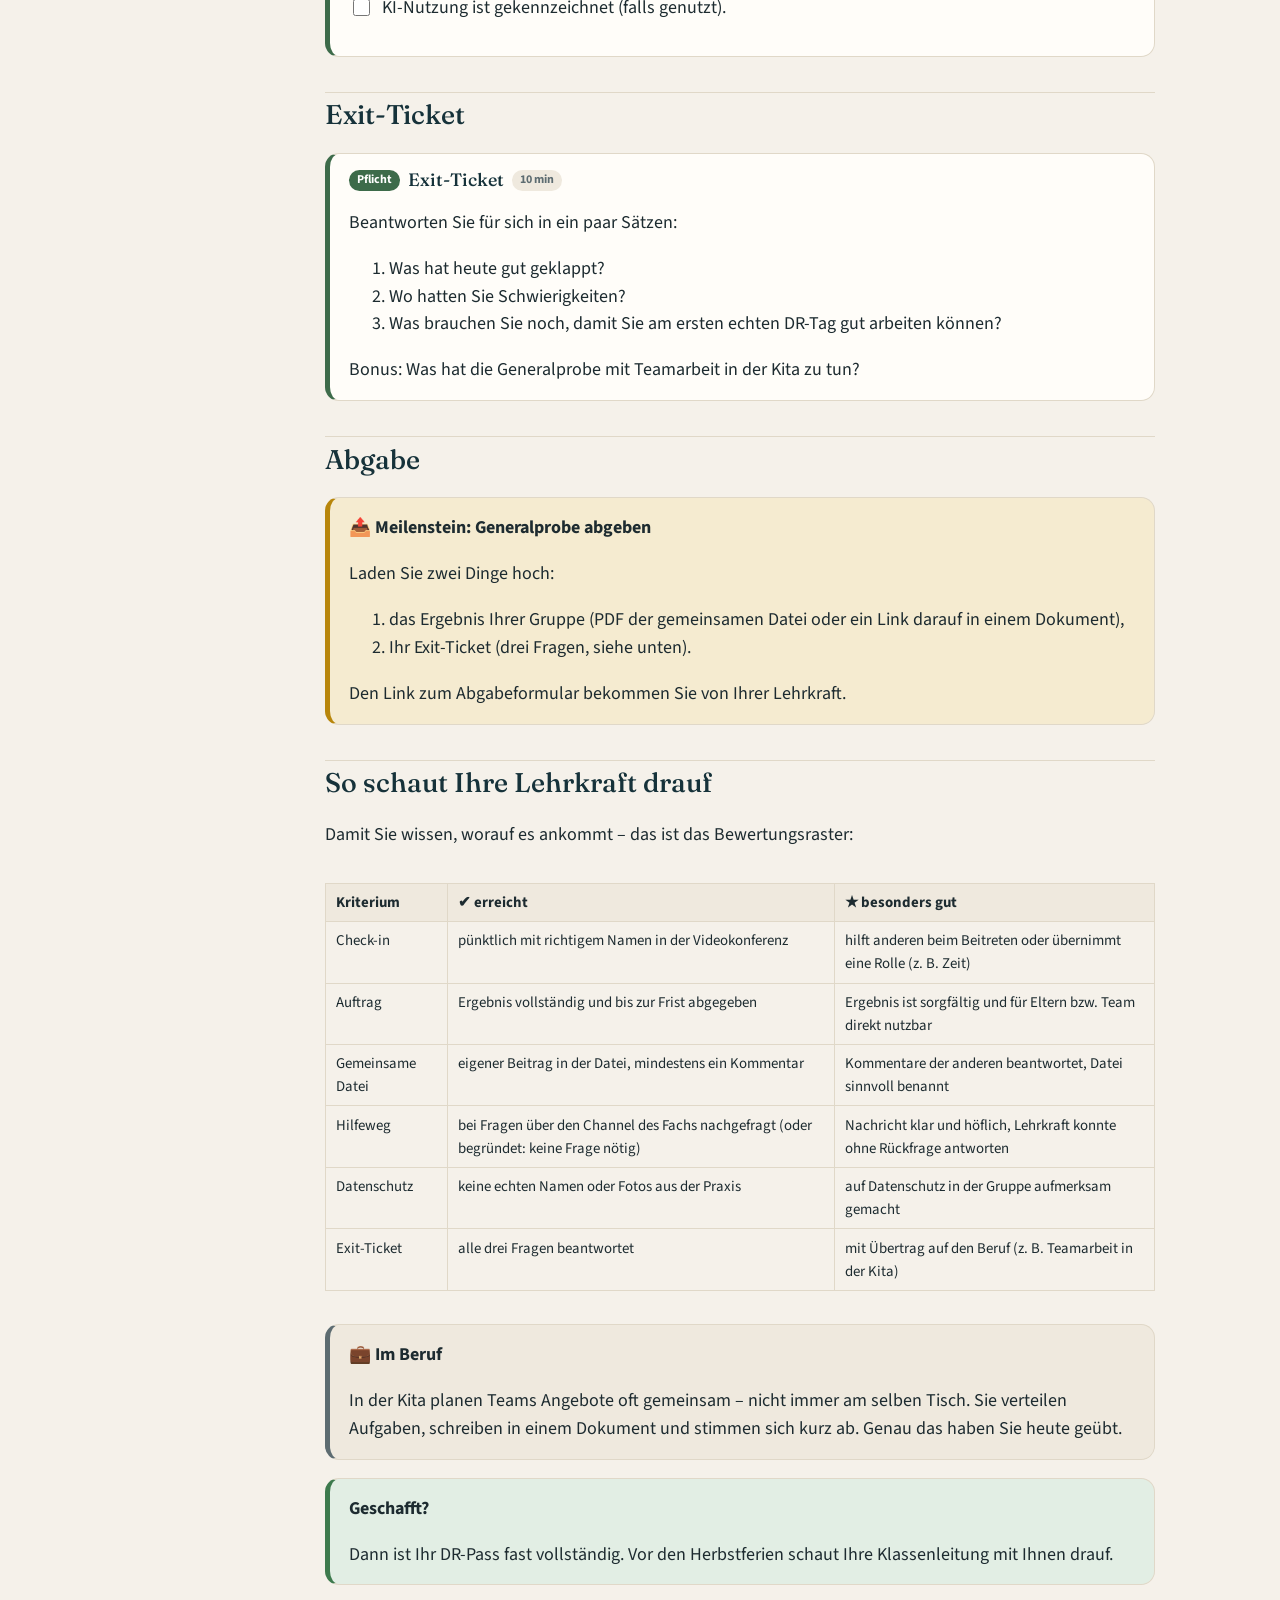
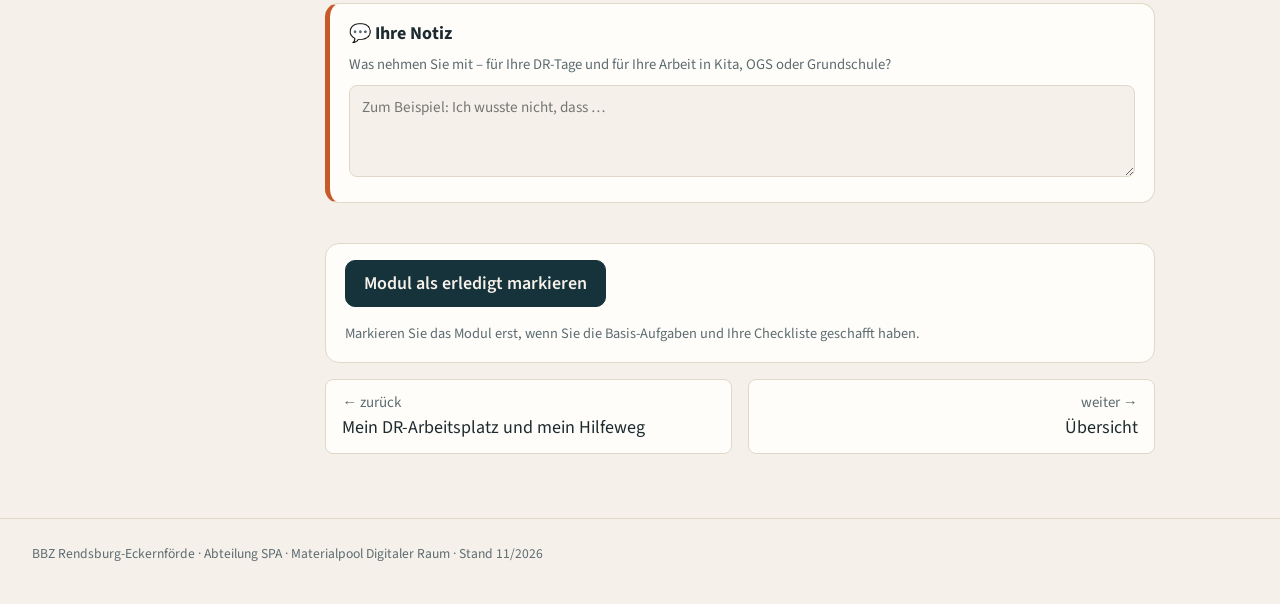
<file: docs/sm-meilenstein-die-generalprobe.html>
<!doctype html>
<html lang="de">
<head>
<meta charset="utf-8">
<meta name="viewport" content="width=device-width, initial-scale=1">
<title>Meilenstein: Die Generalprobe – Startklar für den Digitalen Raum</title>
<link rel="stylesheet" href="assets/css/style.css">
<link rel="stylesheet" href="assets/css/kurs.css">
<script src="assets/js/kurs.js"></script>
<script src="assets/js/medien.js" defer></script>
<script src="assets/js/app.js" defer></script>
</head>
<body data-module="sm">
<header id="topbar"></header>
<div class="layout">
<nav id="sidebar" aria-label="Lernpfad"></nav>
<main>
<div class="box goals"><div class="box-title">🎯 Das können Sie nach diesem Modul</div><ul><li>einen DR-Tag im Kleinen selbstständig durchlaufen,</li><li>mit anderen in einer gemeinsamen Datei ein Ergebnis erstellen,</li><li>bei Fragen den Hilfeweg nutzen,</li><li>die eigene Arbeit im Exit-Ticket reflektieren.</li></ul></div><h2>Worum geht es?</h2>
<p>Heute ist <strong>Generalprobe</strong>: ein DR-Tag im Kleinen – noch in der Schule. Sie arbeiten an Ihrem eigenen Gerät, und Ihre Lehrkraft ist <strong>nur digital</strong> erreichbar. So merken Sie, was schon gut klappt und was Sie vor dem ersten echten DR-Tag noch brauchen.</p>
<p>Lesen Sie zuerst das <strong>Bewertungsraster</strong> unten. Dann wissen Sie, worauf es ankommt.</p>
<h2>Ablauf</h2>
<div class="schritte"><ol class="steps">
<li><strong>Check-in</strong> per Videokonferenz: Den Link finden Sie im Channel des Fachs. Die Lehrkraft erklärt den Auftrag und teilt die Gruppen ein.</li>
<li><strong>Arbeitsphase</strong> (ca. 45 Minuten): Bearbeiten Sie den Auftrag in der Gruppe in einer gemeinsamen Datei.</li>
<li><strong>Coaching-Fenster:</strong> Die Lehrkraft ist zu einer festen Zeit in der Videokonferenz. Dort oder im Channel des Fachs können Sie Fragen stellen.</li>
<li><strong>Abgabe</strong> in Moodle bis zur genannten Uhrzeit.</li>
<li><strong>Exit-Ticket</strong> ausfüllen.</li>
</ol>
</div><h2>Der Auftrag (Beispiel)</h2>
<p>Ihre Lehrkraft kann einen eigenen Auftrag geben. Sonst gilt dieser:</p>
<div class="box task basis"><div class="task-head"><span class="lvl basis">Pflicht</span><h3>Spielideen für einen Regentag in der Kita</h3><span class="lvl time">45 min</span></div><p>Ihre Kita-Gruppe kann wegen Regen nicht nach draußen. Sammeln Sie in der Gruppe <strong>drei Spielideen für drinnen</strong> für Kinder von 3 bis 6 Jahren.</p>
<p>Arbeiten Sie in der <strong>gemeinsamen Datei</strong>, die Ihre Lehrkraft im Channel teilt. Für jedes Spiel:</p>
<ul>
<li>Name des Spiels</li>
<li>Material</li>
<li>kurze Anleitung (3–5 Sätze)</li>
<li>Was lernen die Kinder dabei?</li>
</ul>
<p><strong>KI-Ampel:</strong> 🟡 gelb – KI nur zum Ideensammeln. Beschreibung und Begründung schreiben Sie selbst. Kennzeichnen Sie die KI-Nutzung.</p>
<div class="checkliste"><div class="check-title">Vor der Abgabe</div><ul class="check">
<li>Die Datei hat einen sinnvollen Namen (Datum, Titel, ggf. Gruppe – wie in Modul G4).</li>
<li>Jedes Gruppenmitglied hat mindestens ein Spiel mitgeschrieben.</li>
<li>Jede:r hat mindestens einen Kommentar gesetzt.</li>
<li>Keine echten Namen von Kindern oder Fotos aus der Praxis.</li>
<li>KI-Nutzung ist gekennzeichnet (falls genutzt).</li>
</ul>
</div></div><h2>Exit-Ticket</h2>
<div class="box task basis"><div class="task-head"><span class="lvl basis">Pflicht</span><h3>Exit-Ticket</h3><span class="lvl time">10 min</span></div><p>Beantworten Sie für sich in ein paar Sätzen:</p>
<ol>
<li>Was hat heute gut geklappt?</li>
<li>Wo hatten Sie Schwierigkeiten?</li>
<li>Was brauchen Sie noch, damit Sie am ersten echten DR-Tag gut arbeiten können?</li>
</ol>
<p>Bonus: Was hat die Generalprobe mit Teamarbeit in der Kita zu tun?</p>
</div><h2>Abgabe</h2><div class="box download"><div class="box-title">📤 Meilenstein: Generalprobe abgeben</div><p>Laden Sie zwei Dinge hoch:</p>
<ol>
<li>das Ergebnis Ihrer Gruppe (PDF der gemeinsamen Datei oder ein Link darauf in einem Dokument),</li>
<li>Ihr Exit-Ticket (drei Fragen, siehe unten).</li>
</ol>
<div class="abgabe" data-option="Meilenstein: Die Generalprobe"></div></div>
<h2>So schaut Ihre Lehrkraft drauf</h2><p>Damit Sie wissen, worauf es ankommt – das ist das Bewertungsraster:</p><div class="table-wrap"><table><tr><th>Kriterium</th><th>✔ erreicht</th><th>★ besonders gut</th></tr><tr><td>Check-in</td><td>pünktlich mit richtigem Namen in der Videokonferenz</td><td>hilft anderen beim Beitreten oder übernimmt eine Rolle (z. B. Zeit)</td></tr><tr><td>Auftrag</td><td>Ergebnis vollständig und bis zur Frist abgegeben</td><td>Ergebnis ist sorgfältig und für Eltern bzw. Team direkt nutzbar</td></tr><tr><td>Gemeinsame Datei</td><td>eigener Beitrag in der Datei, mindestens ein Kommentar</td><td>Kommentare der anderen beantwortet, Datei sinnvoll benannt</td></tr><tr><td>Hilfeweg</td><td>bei Fragen über den Channel des Fachs nachgefragt (oder begründet: keine Frage nötig)</td><td>Nachricht klar und höflich, Lehrkraft konnte ohne Rückfrage antworten</td></tr><tr><td>Datenschutz</td><td>keine echten Namen oder Fotos aus der Praxis</td><td>auf Datenschutz in der Gruppe aufmerksam gemacht</td></tr><tr><td>Exit-Ticket</td><td>alle drei Fragen beantwortet</td><td>mit Übertrag auf den Beruf (z. B. Teamarbeit in der Kita)</td></tr></table></div>
<div class="box note"><div class="box-title">💼 Im Beruf</div><p>In der Kita planen Teams Angebote oft gemeinsam – nicht immer am selben Tisch. Sie verteilen Aufgaben, schreiben in einem Dokument und stimmen sich kurz ab. Genau das haben Sie heute geübt.</p>
</div><div class="box tip"><div class="box-title">Geschafft?</div><p>Dann ist Ihr DR-Pass fast vollständig. Vor den Herbstferien schaut Ihre Klassenleitung mit Ihnen drauf.</p>
</div>
</main>
</div>
<footer class="site">BBZ Rendsburg-Eckernförde · Abteilung SPA · Materialpool Digitaler Raum · Stand 11/2026</footer>
</body>
</html>
</file>
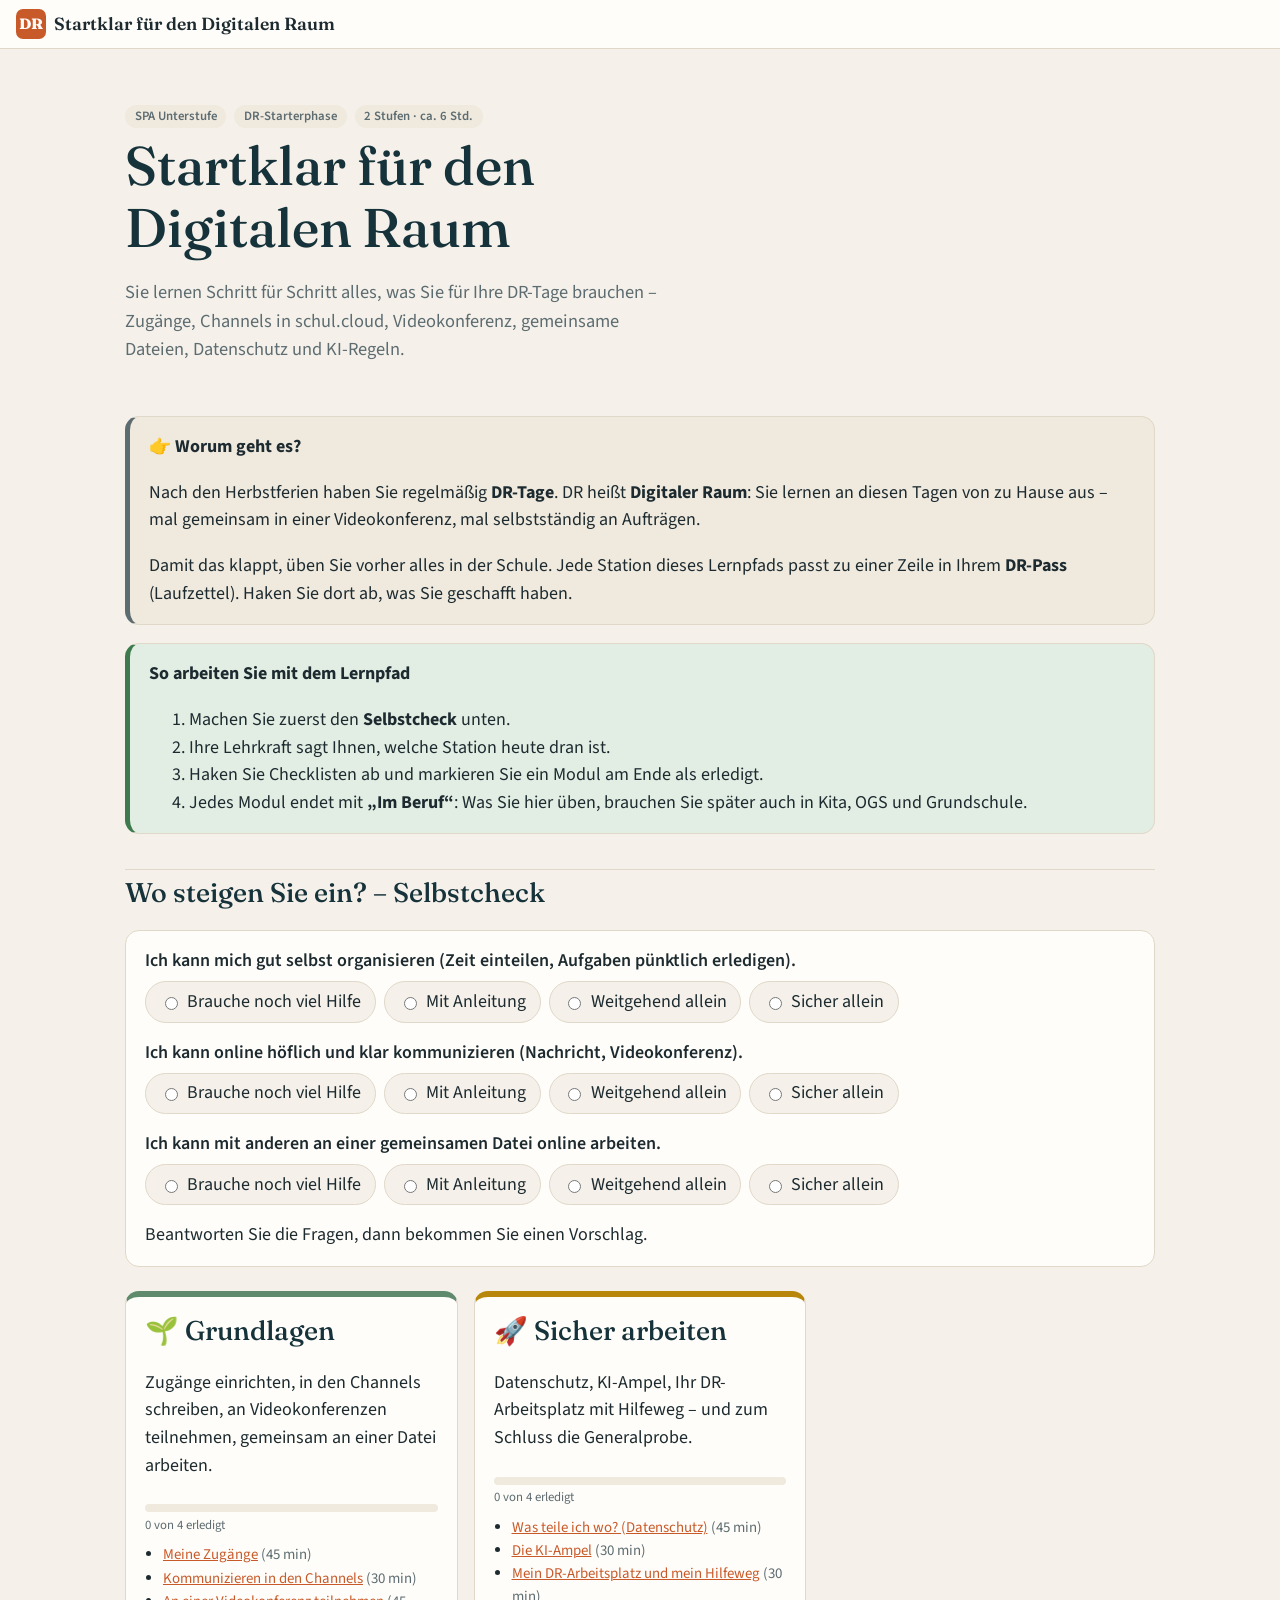
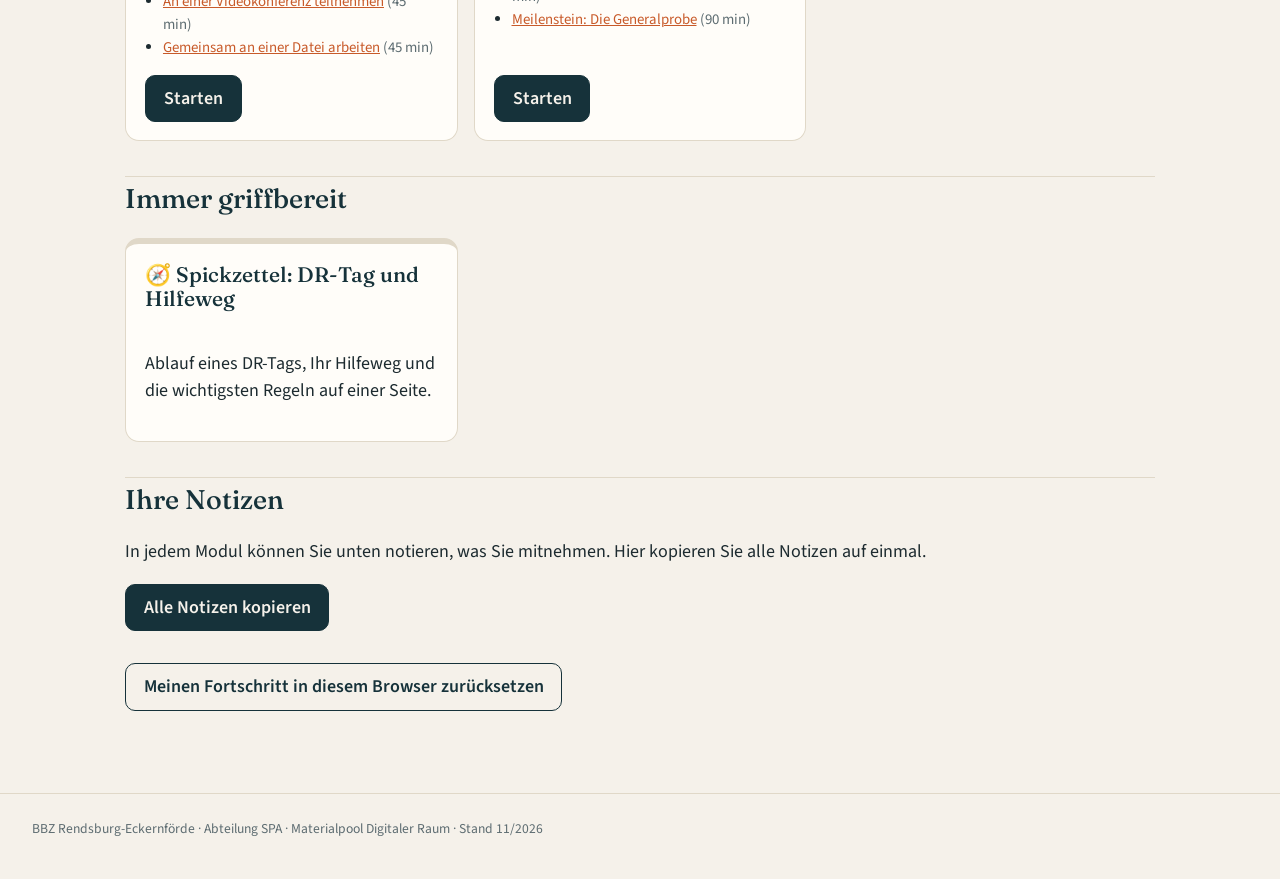
<file: docs/start.html>
<!doctype html>
<html lang="de">
<head>
<meta charset="utf-8">
<meta name="viewport" content="width=device-width, initial-scale=1">
<title>Mein Lernpfad – Startklar für den Digitalen Raum</title>
<link rel="stylesheet" href="assets/css/style.css">
<link rel="stylesheet" href="assets/css/kurs.css">
<script src="assets/js/kurs.js"></script>
<script src="assets/js/medien.js" defer></script>
<script src="assets/js/app.js" defer></script>
</head>
<body data-page="start">
<header id="topbar"></header>
<div class="layout wide">

<main>
<section class="hero"><div class="badges"><span class="badge">SPA Unterstufe</span><span class="badge">DR-Starterphase</span><span class="badge">2 Stufen · ca. 6 Std.</span></div><h1>Mein Lernpfad</h1><p class="lead">Sie lernen Schritt für Schritt alles, was Sie für Ihre DR-Tage brauchen – Zugänge, Channels in schul.cloud, Videokonferenz, gemeinsame Dateien, Datenschutz und KI-Regeln.</p></section><div class="box continue-box" id="pkg-continue" aria-live="polite"><p>Ihr Lernpfad wird geladen …</p></div><div class="levels" id="pkg-levels"></div><div id="pkg-einstufung"></div><h2>Wo steigen Sie ein? – Selbstcheck</h2><div class="box selfcheck" id="selfcheck"><div class="scq"><p>Ich kann mich gut selbst organisieren (Zeit einteilen, Aufgaben pünktlich erledigen).</p><div class="opts"><label><input type="radio" name="q1" value="0">Brauche noch viel Hilfe</label><label><input type="radio" name="q1" value="1">Mit Anleitung</label><label><input type="radio" name="q1" value="2">Weitgehend allein</label><label><input type="radio" name="q1" value="3">Sicher allein</label></div></div><div class="scq"><p>Ich kann online höflich und klar kommunizieren (Nachricht, Videokonferenz).</p><div class="opts"><label><input type="radio" name="q2" value="0">Brauche noch viel Hilfe</label><label><input type="radio" name="q2" value="1">Mit Anleitung</label><label><input type="radio" name="q2" value="2">Weitgehend allein</label><label><input type="radio" name="q2" value="3">Sicher allein</label></div></div><div class="scq"><p>Ich kann mit anderen an einer gemeinsamen Datei online arbeiten.</p><div class="opts"><label><input type="radio" name="q3" value="0">Brauche noch viel Hilfe</label><label><input type="radio" name="q3" value="1">Mit Anleitung</label><label><input type="radio" name="q3" value="2">Weitgehend allein</label><label><input type="radio" name="q3" value="3">Sicher allein</label></div></div><p id="suggest" aria-live="polite">Beantworten Sie die Fragen, dann bekommen Sie einen Vorschlag.</p></div><div class="box note"><div class="box-title">👉 So funktioniert’s</div><ol><li>Arbeiten Sie die Module der Reihe nach durch. Am Ende jedes Moduls: <strong>„Modul als erledigt markieren“</strong>.</li><li>Am Ende jeder Stufe geben Sie einen <strong>★ Meilenstein</strong> in Moodle ab.</li></ol></div><h2>Immer griffbereit</h2><div class="levels"><a class="level-card" href="hilfeweg.html" style="text-decoration:none;color:inherit"><h3 style="margin-top:0">🧭 Spickzettel: DR-Tag und Hilfeweg</h3><p>Ablauf eines DR-Tags, Ihr Hilfeweg und die wichtigsten Regeln auf einer Seite.</p></a></div>
</main>
</div>
<footer class="site">BBZ Rendsburg-Eckernförde · Abteilung SPA · Materialpool Digitaler Raum · Stand 11/2026</footer>
</body>
</html>
</file>
<file: docs/assets/css/style.css>
/* Lernpfad-Baukasten – gemeinsames Design aller Lernpfade (BBZ Rendsburg-Eckernförde).
   Kursspezifisches (Farben der Stufen und Varianten) steht in kurs.css, die bauen.py erzeugt.
   Schriften lokal eingebunden (SIL Open Font License, siehe assets/fonts/). */

@font-face {
  font-family: "Fraunces"; font-style: normal; font-display: swap; font-weight: 100 900;
  src: url(../fonts/fraunces-latin-opsz-normal.woff2) format("woff2-variations");
}
@font-face {
  font-family: "Source Sans 3"; font-style: normal; font-display: swap; font-weight: 200 900;
  src: url(../fonts/source-sans-3-latin-wght-normal.woff2) format("woff2-variations");
}
@font-face {
  font-family: "Source Sans 3"; font-style: italic; font-display: swap; font-weight: 200 900;
  src: url(../fonts/source-sans-3-latin-wght-italic.woff2) format("woff2-variations");
}

:root {
  --bg: #f5f1ea;
  --surface: #fffdf9;
  --surface-2: #efe9de;
  --text: #1d2b30;
  --deep: #16323a;
  --muted: #5d6c71;
  --border: #e0d8c8;
  --accent: #c85a2a;
  --accent-soft: #f6e3d8;
  /* Farbplätze für Stufen (kurs.css ordnet die Stufen zu) */
  --lv-1: #5f8a6c; --lv-1-soft: #e2ece4;
  --lv-2: #b8860b; --lv-2-soft: #f5ebd0;
  --lv-3: #c85a2a; --lv-3-soft: #f6e3d8;
  --lv-4: #2b6f7c; --lv-4-soft: #dcecef;
  --lv-5: #7a5a9a; --lv-5-soft: #ece4f3;
  --ok: #3d7a4d;
  --ok-soft: #e2eee4;
  --warn: #7d5e08;
  --warn-soft: #fbf0d2;
  --bad: #b8402f;
  --bad-soft: #f8e1dc;
  /* Farbplätze für Varianten des Umschalters (z. B. zwei Programme) */
  --v-1: #b7472a;
  --v-2: #2b6f7c;
  --v-3: #7a5a9a;
  --hl: #d99a1e;
  --radius: 14px;
  --shadow: none;
  --font: "Source Sans 3", Arial, sans-serif;
  --font-head: "Fraunces", Georgia, serif;
}

@media (prefers-color-scheme: dark) {
  :root {
    --bg: #121c1f;
    --surface: #1a272b;
    --surface-2: #223237;
    --text: #e7ecec;
    --deep: #cfe0e2;
    --muted: #9fb0b4;
    --border: #2c3d42;
    --accent: #ec8a5a;
    --accent-soft: #3a2820;
    --lv-1: #8fbf9b; --lv-1-soft: #1f3327;
    --lv-2: #e2b34a; --lv-2-soft: #3a3016;
    --lv-3: #ec8a5a; --lv-3-soft: #3a2820;
    --lv-4: #6cc3d1; --lv-4-soft: #17333a;
    --lv-5: #b99ad8; --lv-5-soft: #2d2438;
    --ok: #8fbf9b; --ok-soft: #1f3327;
    --warn: #e2b34a; --warn-soft: #3a3016;
    --bad: #f08a7a; --bad-soft: #3d201c;
    --v-1: #f08a6a;
    --v-2: #6cc3d1;
    --v-3: #b99ad8;
    --hl: #e2b34a;
  }
}

* { box-sizing: border-box; }
html { scroll-behavior: smooth; }
body {
  margin: 0;
  background: var(--bg);
  color: var(--text);
  font-family: var(--font);
  font-size: 18px;
  line-height: 1.55;
}
img { max-width: 100%; height: auto; }
a { color: var(--accent); }
h1, h2, h3 { font-family: var(--font-head); font-weight: 500; color: var(--deep); line-height: 1.15; }
h4 { line-height: 1.25; }
h2 { margin-top: 2.2rem; padding-top: .4rem; border-top: 1px solid var(--border); }
h3 { margin-top: 1.6rem; }

/* ---------- Kopfzeile ---------- */
.topbar {
  position: sticky; top: 0; z-index: 20;
  display: flex; align-items: center; gap: 1rem; flex-wrap: wrap;
  padding: .55rem 1rem;
  background: var(--surface);
  border-bottom: 1px solid var(--border);
}
.brand { font-family: var(--font-head); font-weight: 600; font-size: 1.1rem; text-decoration: none; color: var(--text); display: flex; align-items: center; gap: .5rem; }
.brand .logo {
  width: 30px; height: 30px; border-radius: 7px; background: var(--accent); color: var(--surface);
  display: grid; place-items: center; font-size: 15px; font-weight: 800;
}
.topbar .spacer { flex: 1; }
.menu-btn { display: none; }

.app-switch { display: inline-flex; border: 1px solid var(--border); border-radius: 999px; overflow: hidden; }
.app-switch button {
  border: 0; background: transparent; color: var(--text); font: inherit; font-size: .88rem;
  padding: .3rem .8rem; cursor: pointer;
}
.app-switch button[aria-pressed="true"] { background: var(--text); color: var(--bg); }
.app-switch-label { font-size: .85rem; color: var(--muted); }
@media (max-width: 560px) { .app-switch-label { display: none; } }

/* ---------- Layout ---------- */
.layout { display: grid; grid-template-columns: 290px minmax(0, 1fr); max-width: 1320px; margin: 0 auto; }
.layout.wide { grid-template-columns: minmax(0, 1fr); }
#sidebar {
  position: sticky; top: var(--topbar-h, 52px); align-self: start;
  height: calc(100vh - var(--topbar-h, 52px)); overflow-y: auto; overscroll-behavior: contain;
  padding: 1.2rem 1rem 2rem; border-right: 1px solid var(--border);
  font-size: .92rem;
}
#sidebar h4 { margin: 1.2rem 0 .4rem; font-size: .8rem; text-transform: uppercase; letter-spacing: .06em; }
#sidebar h4 .dot { display: inline-block; width: 9px; height: 9px; border-radius: 50%; margin-right: .4rem; }
#sidebar ul { list-style: none; margin: 0; padding: 0; }
#sidebar li a {
  display: flex; gap: .45rem; align-items: baseline;
  padding: .28rem .5rem; border-radius: 6px; text-decoration: none; color: var(--text);
}
#sidebar li a:hover { background: var(--surface-2); }
#sidebar li a.current { background: var(--accent-soft); font-weight: 600; }
#sidebar li a .tick { width: 1.1em; flex: none; color: var(--ok); }
#sidebar .extra { margin-top: 1.4rem; border-top: 1px solid var(--border); padding-top: .8rem; }

main { padding: 1.5rem 2.2rem 4rem; max-width: 900px; width: 100%; }
.layout.wide main { max-width: 1100px; margin: 0 auto; }

@media (max-width: 900px) {
  .layout { grid-template-columns: minmax(0, 1fr); }
  #sidebar {
    display: none; position: fixed; top: var(--topbar-h, 52px); left: 0; right: 0; bottom: 0;
    height: auto; max-height: none; align-self: stretch; z-index: 15;
    background: var(--surface); border: 0; -webkit-overflow-scrolling: touch;
  }
  body.nav-open #sidebar { display: block; }
  body.nav-open { overflow: hidden; }
  .menu-btn { display: inline-block; border: 1px solid var(--border); background: var(--surface); color: var(--text); border-radius: 8px; padding: .25rem .6rem; font: inherit; }
  main { padding: 1rem 16px 3rem; }
  body { font-size: 16px; }
}

/* ---------- Modulkopf ---------- */
.mod-head { margin-bottom: 1.2rem; }
.badges { display: flex; gap: .5rem; flex-wrap: wrap; margin-bottom: .4rem; }
.badge {
  display: inline-block; font-size: .8rem; font-weight: 600; padding: .12rem .6rem; border-radius: 999px;
  background: var(--surface-2); color: var(--muted);
}
.mod-head h1 { margin: .3rem 0 .4rem; font-size: clamp(1.9rem, 4.5vw, 2.6rem); }

/* ---------- Kästen ---------- */
.box {
  background: var(--surface); border: 1px solid var(--border); border-radius: var(--radius);
  padding: 1rem 1.2rem; margin: 1.1rem 0; box-shadow: var(--shadow);
}
.box > :first-child { margin-top: 0; }
.box > :last-child { margin-bottom: 0; }
.box .box-title { font-weight: 700; display: flex; gap: .5rem; align-items: center; margin-bottom: .4rem; }
.goals { border-left: 5px solid var(--accent); }
.tip { border-left: 5px solid var(--ok); background: var(--ok-soft); }
.design { border-left: 5px solid var(--hl); background: var(--warn-soft); }
.warn { border-left: 5px solid var(--bad); background: var(--bad-soft); }
.note { border-left: 5px solid var(--muted); background: var(--surface-2); }

/* App-spezifische Anleitungen */
.how { border-top: 4px solid var(--border); }
.how .app-label {
  display: inline-block; font-size: .78rem; font-weight: 700; letter-spacing: .03em; color: var(--surface);
  padding: .1rem .55rem; border-radius: 5px; margin-bottom: .5rem;
}
html[data-app="both"] .both-grid { display: grid; grid-template-columns: 1fr 1fr; gap: 1rem; align-items: start; }
html[data-app="both"] .both-grid > .box { margin: 0; }
@media (max-width: 900px) { html[data-app="both"] .both-grid { display: block; } html[data-app="both"] .both-grid > .box { margin: 1rem 0; } }

ol.steps, .schritte ol { padding-left: 1.4rem; }
ol.steps > li, .schritte ol > li { margin: .35rem 0; }
ol.steps > li::marker, .schritte ol > li::marker { font-weight: 700; color: var(--accent); }

/* Menüpfade und Tasten */
.path { white-space: normal; }
.path .seg {
  display: inline-block; padding: 0 .4rem; margin: .1rem 0; border-radius: 5px;
  background: var(--surface-2); border: 1px solid var(--border); font-weight: 600; font-size: .93em;
}
.path .sep { color: var(--muted); margin: 0 .2rem; }
kbd {
  display: inline-block; font-family: inherit; font-size: .85em; font-weight: 600;
  padding: .02rem .4rem; border: 1px solid var(--border); border-bottom-width: 3px;
  border-radius: 5px; background: var(--surface);
}

/* ---------- Ribbon-Schema ---------- */
figure { margin: 1.1rem 0; }
figcaption { font-size: .88rem; color: var(--muted); margin-top: .35rem; }
.ribbon {
  border: 1px solid var(--border); border-radius: 8px; overflow: hidden;
  background: var(--surface); font-size: .82rem; box-shadow: var(--shadow);
}
.ribbon .rb-title {
  display: flex; align-items: center; gap: .5rem; padding: .25rem .6rem; color: var(--surface); font-weight: 600; font-size: .78rem;
}
.ribbon .rb-tabs { display: flex; flex-wrap: wrap; gap: 0; padding: 0 .3rem; background: var(--surface-2); border-bottom: 1px solid var(--border); }
.ribbon .rb-tab { padding: .25rem .45rem; color: var(--muted); white-space: nowrap; }
.ribbon .rb-tab.on {
  color: var(--text); font-weight: 700; background: var(--surface);
  border: 1px solid var(--border); border-bottom-color: var(--surface); margin-bottom: -1px;
  border-radius: 6px 6px 0 0; outline: 3px solid var(--hl); outline-offset: -3px;
}
.ribbon .rb-body { display: flex; flex-wrap: wrap; gap: .4rem; padding: .55rem; align-items: stretch; }
.ribbon .rb-group {
  display: flex; flex-direction: column; justify-content: space-between;
  border: 1px solid var(--border); border-radius: 6px; padding: .3rem .4rem .2rem; min-width: 60px;
  background: var(--surface);
}
.ribbon .rb-btns { display: flex; flex-wrap: wrap; gap: .25rem; }
.ribbon .rb-btn {
  position: relative; padding: .28rem .5rem; border-radius: 5px; border: 1px solid transparent; white-space: nowrap;
}
.ribbon .rb-btn.on { border: 2px solid var(--hl); background: var(--warn-soft); font-weight: 700; }
.ribbon .rb-btn .num {
  position: absolute; top: -9px; right: -9px; width: 18px; height: 18px; border-radius: 50%;
  background: var(--hl); color: #111; font-size: .7rem; font-weight: 800; display: grid; place-items: center;
}
.ribbon .rb-glabel { text-align: center; color: var(--muted); font-size: .72rem; margin-top: .25rem; }
.ribbon .rb-menu {
  margin: 0 .5rem .6rem auto; max-width: 320px; border: 1px solid var(--border); border-radius: 6px;
  background: var(--surface); box-shadow: 0 4px 14px rgba(0,0,0,.12); overflow: hidden;
}
.ribbon .rb-menu .rb-mhead { font-size: .72rem; color: var(--muted); padding: .3rem .6rem 0; }
.ribbon .rb-menu div.it { padding: .25rem .6rem; }
.ribbon .rb-menu div.it.on { background: var(--warn-soft); font-weight: 700; border-left: 4px solid var(--hl); }

/* rechte Seitenleiste (OnlyOffice) bzw. Aufgabenbereich (PowerPoint) */
.sidepanel {
  max-width: 340px; border: 1px solid var(--border); border-radius: 8px; background: var(--surface);
  font-size: .82rem; box-shadow: var(--shadow); overflow: hidden;
}
.sidepanel .sp-head { padding: .35rem .7rem; font-weight: 700; color: var(--surface); }
.sidepanel .sp-row { padding: .25rem .7rem; border-top: 1px solid var(--border); }
.sidepanel .sp-row.h { color: var(--muted); font-size: .72rem; text-transform: uppercase; letter-spacing: .05em; background: var(--surface-2); }
.sidepanel .sp-row.on { background: var(--warn-soft); font-weight: 700; border-left: 4px solid var(--hl); }

/* Screenshot-Platzhalter */
.shot img { border: 1px solid var(--border); border-radius: 8px; display: block; cursor: zoom-in; }
.shot .placeholder {
  border: 2px dashed var(--border); border-radius: 8px; padding: 1rem; background: var(--surface-2);
  color: var(--muted); font-size: .88rem;
}
.shot .placeholder strong { color: var(--text); }
.shot .placeholder code { font-size: .8rem; word-break: break-all; }

/* ---------- Videos ---------- */
.media { display: grid; gap: .6rem; }
.media-item {
  display: flex; gap: .8rem; align-items: flex-start; padding: .6rem .8rem;
  border: 1px solid var(--border); border-radius: 8px; background: var(--surface); text-decoration: none; color: var(--text);
}
.media-item:hover { border-color: var(--accent); }
.media-item .ico {
  flex: none; width: 36px; height: 36px; border-radius: 8px; display: grid; place-items: center; color: var(--surface); font-size: 1rem;
}
.media-item .meta { font-size: .8rem; color: var(--muted); }
.media-item .t { font-weight: 600; }

/* ---------- Aufgaben ---------- */
.task { border-left: 5px solid var(--accent); }
.task .task-head { display: flex; flex-wrap: wrap; gap: .5rem; align-items: center; margin-bottom: .3rem; }
.task .task-head h3 { margin: 0; font-size: 1.12rem; }
.lvl {
  font-size: .75rem; font-weight: 700; padding: .08rem .5rem; border-radius: 999px; color: #fff;
}
.lvl.basis { background: #3d6b4a; }
.lvl.plus { background: #2b5d78; }
.lvl.kreativ { background: #8a3f6e; }
.lvl.time { background: var(--surface-2); color: var(--muted); }
.task.basis { border-left-color: #3d6b4a; }
.task.plus { border-left-color: #2b5d78; }
.task.kreativ { border-left-color: #8a3f6e; }

ul.check { list-style: none; padding-left: 0; }
ul.check li { display: flex; gap: .55rem; align-items: flex-start; margin: .3rem 0; }
ul.check input { margin-top: .35rem; width: 1.05rem; height: 1.05rem; accent-color: var(--ok); flex: none; }
ul.check li.done label { color: var(--muted); }
.check-title { font-weight: 700; margin-top: .8rem; font-size: .95rem; }

details {
  border: 1px solid var(--border); border-radius: 8px; padding: .5rem .8rem; margin: .7rem 0; background: var(--surface);
}
details summary { cursor: pointer; font-weight: 600; }
details[open] summary { margin-bottom: .4rem; }

/* ---------- Quiz ---------- */
.quiz { border-left: 5px solid var(--lv-2); }
.quiz .q { font-weight: 600; margin: .8rem 0 .3rem; }
.quiz ol { list-style: none; padding: 0; margin: 0; display: grid; gap: .35rem; }
.quiz li button {
  width: 100%; text-align: left; font: inherit; color: var(--text); cursor: pointer;
  padding: .4rem .7rem; border: 1px solid var(--border); border-radius: 7px; background: var(--surface);
}
.quiz li button:hover { border-color: var(--lv-2); }
.quiz li button.right { background: var(--ok-soft); border-color: var(--ok); }
.quiz li button.wrong { background: var(--bad-soft); border-color: var(--bad); }
.quiz .fb { min-height: 1.4em; margin: .3rem 0 .6rem; font-size: .92rem; }

/* ---------- Notizen, Selbstcheck, Ampel ---------- */
textarea {
  width: 100%; min-height: 80px; font: inherit; font-size: .95rem; padding: .6rem .7rem;
  border-radius: 8px; border: 1px solid var(--border); background: var(--bg); color: var(--text); resize: vertical;
}
.note-box { border-left: 5px solid var(--accent); }
.selfcheck .scq { margin: 0 0 1rem; }
.selfcheck .scq p { margin: 0 0 .4rem; font-weight: 600; }
.opts { display: flex; flex-wrap: wrap; gap: .5rem; }
.opts label {
  display: flex; align-items: center; gap: .4rem; padding: .35rem .85rem; cursor: pointer;
  border: 1px solid var(--border); border-radius: 999px; background: var(--bg);
}
.opts input { accent-color: var(--accent); }
.opts label:has(input:checked) { border-color: var(--accent); background: var(--accent-soft); }
#suggest { min-height: 1.6em; margin: .2rem 0 0; }
.ampel { display: grid; gap: .5rem; margin: .6rem 0; }
.ampel > div { display: flex; gap: .6rem; align-items: flex-start; padding: .5rem .7rem; border-radius: 8px; background: var(--surface); border: 1px solid var(--border); }
.ampel .dot { flex: none; width: 13px; height: 13px; border-radius: 50%; margin-top: .4rem; }
.ampel .g { background: #16a34a; } .ampel .y { background: #eab308; } .ampel .r { background: #dc2626; }

/* ---------- Abschluss & Pager ---------- */
.done-wrap { margin: 2.5rem 0 1rem; padding: 1rem 1.2rem; border-radius: var(--radius); background: var(--surface); border: 1px solid var(--border); display: flex; gap: 1rem; align-items: center; flex-wrap: wrap; }
.btn {
  display: inline-block; font: inherit; font-weight: 600; cursor: pointer; text-decoration: none;
  padding: .55rem 1.1rem; border-radius: 10px; border: 1px solid var(--deep); background: var(--deep); color: var(--bg);
}
.btn.secondary { background: transparent; color: var(--deep); }
.btn.is-done { background: var(--ok); border-color: var(--ok); }
.pager { display: flex; justify-content: space-between; gap: 1rem; margin-top: 1rem; }
.pager a { flex: 1; padding: .7rem 1rem; border: 1px solid var(--border); border-radius: 8px; text-decoration: none; color: var(--text); background: var(--surface); }
.pager a:hover { border-color: var(--accent); }
.pager a small { display: block; color: var(--muted); }
.pager a.next { text-align: right; }

/* ---------- Startseite ---------- */
.hero { padding: 2rem 0 1rem; }
.hero { position: relative; }
.hero h1 { font-size: clamp(2.2rem, 6vw, 3.4rem); margin: 0 0 .5rem; max-width: 16ch; }
.hero .logo-bbz { position: absolute; top: 1.2rem; right: 0; width: 120px; height: auto; border-radius: 6px; }
@media (max-width: 560px) { .hero .logo-bbz { width: 84px; top: .8rem; } .hero h1 { max-width: 11ch; } }
.hero p.lead { font-size: 1.15rem; color: var(--muted); max-width: 60ch; }
.levels { display: grid; grid-template-columns: repeat(3, 1fr); gap: 1rem; margin: 1.5rem 0; }
.levels.two { grid-template-columns: repeat(2, 1fr); }
@media (max-width: 900px) { .levels, .levels.two { grid-template-columns: 1fr; } }
.level-card {
  background: var(--surface); border: 1px solid var(--border); border-radius: var(--radius); padding: 1.1rem 1.2rem;
  border-top: 6px solid var(--border); box-shadow: var(--shadow); display: flex; flex-direction: column;
}
.level-card h2 { border: 0; margin: 0 0 .3rem; padding: 0; }
.level-card ul { padding-left: 1.1rem; margin: .5rem 0 1rem; font-size: .93rem; }
.level-card .btn { margin-top: auto; align-self: flex-start; }
.progress { height: 8px; border-radius: 99px; background: var(--surface-2); overflow: hidden; margin: .4rem 0 .2rem; }
.progress > span { display: block; height: 100%; background: var(--ok); width: 0; transition: width .3s; }
.progress-label { font-size: .8rem; color: var(--muted); }

table { border-collapse: collapse; width: 100%; font-size: .93rem; margin: 1rem 0; }
th, td { border: 1px solid var(--border); padding: .45rem .6rem; text-align: left; vertical-align: top; }
th { background: var(--surface-2); }
.table-wrap { overflow-x: auto; }

.status { font-size: .75rem; font-weight: 700; padding: .05rem .45rem; border-radius: 99px; white-space: nowrap; }
.status.ok { background: var(--ok-soft); color: var(--ok); }
.status.open { background: var(--warn-soft); color: var(--warn); }

footer.site { max-width: 1320px; margin: 0 auto; padding: 1.5rem 2rem 2.5rem; color: var(--muted); font-size: .85rem; border-top: 1px solid var(--border); }

@media print {
  .topbar, #sidebar, .pager, .done-wrap, .app-switch { display: none !important; }
  .layout { display: block; }
  details { break-inside: avoid; }
  details:not([open]) > *:not(summary) { display: none; }
}

/* Übungsdateien */
.download { border-left: 5px solid var(--lv-2); background: var(--lv-2-soft); }
.download .btn { margin-top: .2rem; }

/* Dateinamen-Schema (Farben wie im Tafelbild) */
:root { --fn-ordner: #2e8b3a; --fn-datum: #c62828; --fn-titel: #1565c0; --fn-typ: #c77700; }
@media (prefers-color-scheme: dark) { :root { --fn-ordner: #7fd18a; --fn-datum: #ff8a80; --fn-titel: #82b1ff; --fn-typ: #ffb74d; } }
.fn-ordner { color: var(--fn-ordner); font-weight: 700; }
.fn-datum { color: var(--fn-datum); font-weight: 700; }
.fn-titel { color: var(--fn-titel); font-weight: 700; }
.fn-typ, .fn-version { color: var(--fn-typ); font-weight: 700; }
.fn-demo { font-family: ui-monospace, Consolas, monospace; font-size: .95rem; background: var(--surface); border: 1px solid var(--border); border-radius: 8px; padding: .7rem .9rem; margin: .5rem 0; overflow-x: auto; }
.fn-demo .fn-line { padding-left: 1.5rem; white-space: nowrap; }
.fn-legend { margin: .4rem 0 .6rem; }

/* Moodle-Paket (SCORM): Hinweise statt Links auf andere Module */
.pkg-hint { margin: 0 0 .8rem; font-size: .9rem; color: var(--muted); }
.pkg-link { text-decoration: underline dotted; cursor: help; }
/* Moodle-Paket: Kursnavigation aus Moodle */
.course-nav .nav-sub { margin: .35rem 0 .2rem; }
.course-nav .nav-sub-title { display: block; font-size: .78rem; font-weight: 700; color: var(--muted); padding: .2rem .5rem; }
.course-nav .nav-sub ul { margin: 0 0 0 .4rem; padding-left: .4rem; border-left: 2px solid var(--border); }
.course-nav .nav-sub.locked span, .course-nav .nav-locked { display: flex; gap: .4rem; padding: .35rem .5rem; color: var(--muted); opacity: .75; font-size: .9rem; }
.course-nav .nav-ico { font-size: .85em; }
.pager .pkg-locked { flex: 1; padding: .7rem 1rem; border: 1px dashed var(--border); border-radius: 8px; color: var(--muted); text-align: right; cursor: default; }
.pager .pkg-locked small { display: block; }
.pager .pkg-locked small:last-child { margin-top: .2rem; font-size: .8rem; }
/* Moodle-Startseite „Mein Lernpfad“ */
.continue-box { border-left: 5px solid var(--accent); }
.continue-main { margin: .4rem 0 0; }
.btn.big { font-size: 1.15rem; padding: .8rem 1.4rem; }
.unit-list { list-style: none; padding-left: 0 !important; }
.unit-list li { margin: .15rem 0; }
.muted { color: var(--muted); }
/* Einstufungstest */
.tq ol { list-style: none; padding: 0; margin: 0; display: grid; gap: .35rem; }
.tq li label { display: flex; gap: .5rem; align-items: baseline; padding: .5rem .8rem; border: 1px solid var(--border); border-radius: 8px; background: var(--surface); cursor: pointer; }
.tq li label:hover { border-color: var(--lv-2); }
.tq li label.right { background: var(--ok-soft); border-color: var(--ok); }
.tq li label.wrong { background: var(--bad-soft); border-color: var(--bad); }
.tq .q { font-weight: 600; margin: 1rem 0 .3rem; }
.tq .fb { min-height: 1.2em; margin: .3rem 0 .6rem; font-size: .92rem; }
/* Moodle-Paket: Umschalter Kompaktmodus (Moodle-Kopfzeile aus/ein) */
.kompakt-btn { border: 1px solid var(--border); background: var(--surface); color: var(--text); border-radius: 8px; padding: .2rem .55rem; font: inherit; font-size: 1.05rem; line-height: 1.2; cursor: pointer; margin-left: .4rem; }
.kompakt-btn:hover { border-color: var(--accent); }
/* Zugang (zugang.js, nur Web-Version): Sperrmaske, Code-Feld auf der Übersicht, Schlüssel-Kasten */
html.lp-gesperrt body > *:not(.lp-zugang), html.lp-teil-gesperrt main { visibility: hidden; }
.lp-zugang { position: fixed; inset: 0; z-index: 1000; display: flex; align-items: center; justify-content: center; padding: 16px; background: color-mix(in srgb, var(--bg) 92%, transparent); }
.lp-zugang-box { width: min(420px, 100%); background: var(--surface); color: var(--text); border: 1px solid var(--border); border-radius: var(--radius); box-shadow: var(--shadow); padding: 1.6rem 1.5rem 1.2rem; text-align: center; }
.lp-zugang-box h1 { font-size: 1.35rem; margin: .3rem 0 .5rem; }
.lp-zugang-icon { font-size: 2.2rem; line-height: 1; }
.lp-zugang-text { color: var(--muted); margin: 0 0 1rem; }
.lp-zugang-box label { display: block; font-weight: 600; text-align: left; }
.lp-zugang-box input, .lp-codefeld input { width: 100%; box-sizing: border-box; margin-top: .3rem; padding: .55rem .7rem; font: inherit; border: 1px solid var(--border); border-radius: 8px; background: var(--bg); color: var(--text); }
.lp-zugang-fehler { color: var(--bad); min-height: 1.2em; margin: .4rem 0; font-size: .92rem; }
.lp-codefeld { margin: .4rem 0 .8rem; padding: .6rem .7rem; border: 1px dashed var(--border); border-radius: 8px; font-size: .92rem; }
.lp-codefeld label { display: block; margin-bottom: .4rem; }
.lp-codefeld input { max-width: 14rem; margin: .3rem .4rem 0 0; }
.lp-schluessel { border-top-color: var(--hl); }
.lp-schluessel .lp-code code { font-size: 1.25rem; letter-spacing: .06em; padding: .2rem .6rem; }
</file>
<file: docs/assets/css/kurs.css>
/* Erzeugt von bauen.py: Farben der Stufen und Varianten dieses Kurses. */
:root {
  --lv-grundlagen: var(--lv-1); --lv-grundlagen-soft: var(--lv-1-soft);
  --lv-sicher-arbeiten: var(--lv-2); --lv-sicher-arbeiten-soft: var(--lv-2-soft);
}
.badge.lv-grundlagen { background: var(--lv-grundlagen-soft); color: var(--deep); box-shadow: inset 3px 0 0 var(--lv-grundlagen); }
.level-card.grundlagen { border-top-color: var(--lv-grundlagen); }
.badge.lv-sicher-arbeiten { background: var(--lv-sicher-arbeiten-soft); color: var(--deep); box-shadow: inset 3px 0 0 var(--lv-sicher-arbeiten); }
.level-card.sicher-arbeiten { border-top-color: var(--lv-sicher-arbeiten); }
</file>
